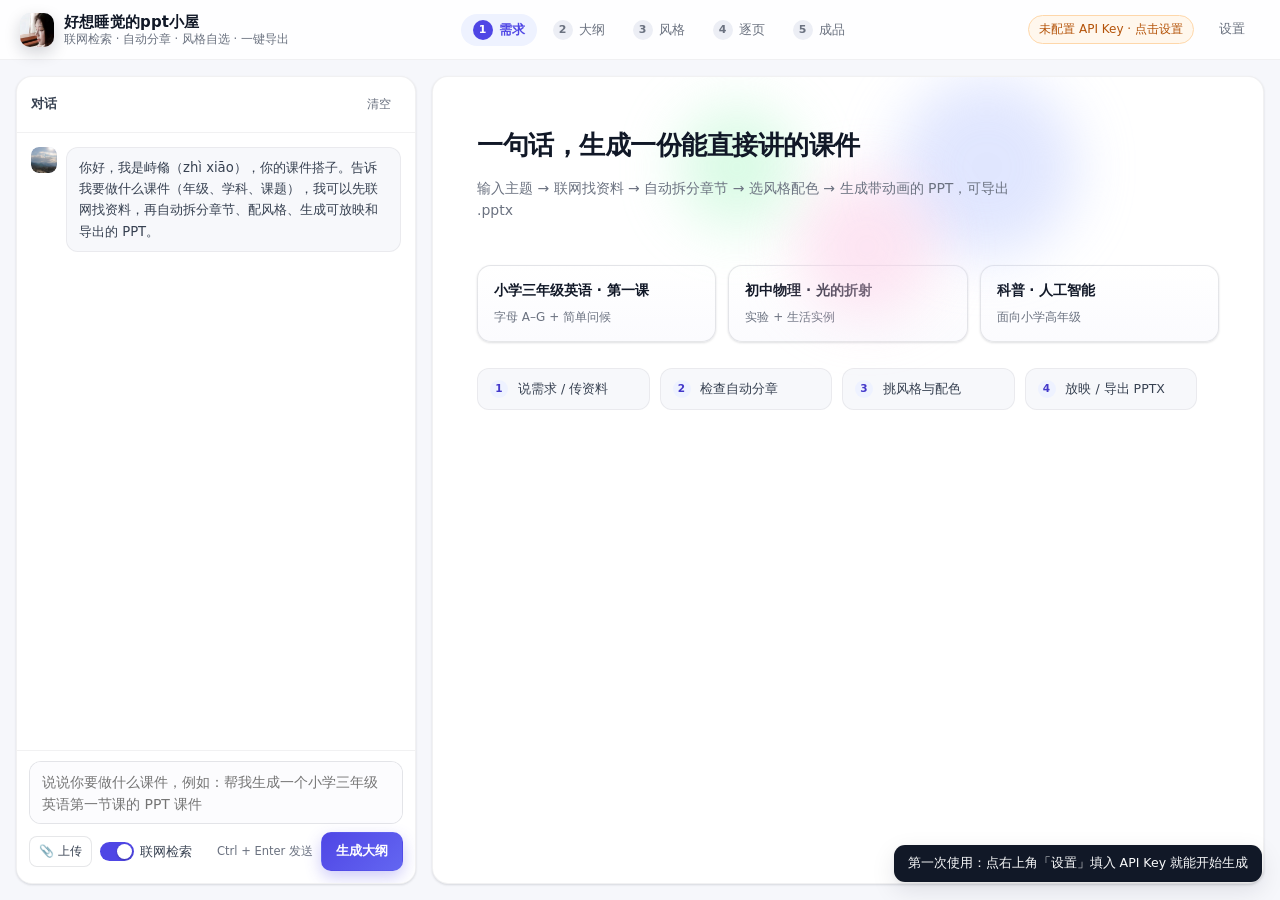
<file: index.html>
<!doctype html>
<html lang="zh-CN">
<head>
<meta charset="utf-8">
<meta name="viewport" content="width=device-width, initial-scale=1">
<meta name="description" content="好想睡觉的ppt小屋 —— 一句话生成高质量 PPT 课件：联网检索、内容分章、风格配色自选、动画放映、一键导出 PPTX">
<title>好想睡觉的ppt小屋 · 一句话生成 PPT 课件</title>
<link rel="icon" type="image/png" href="assets/img/favicon.png">
<link rel="shortcut icon" href="assets/img/favicon.ico">
<meta name="referrer" content="no-referrer">
<meta http-equiv="Content-Security-Policy" content="default-src 'self'; base-uri 'self'; object-src 'none'; form-action 'self'; script-src 'self'; style-src 'self' 'unsafe-inline'; img-src 'self' data: blob: https:; media-src 'self' data: blob:; font-src 'self' data:; connect-src 'self' https:; worker-src 'self' blob:">
<link rel="stylesheet" href="assets/app.css">
<link rel="stylesheet" href="assets/themes.css">
<link rel="stylesheet" href="assets/media.css">
<link rel="stylesheet" href="assets/welcome.css">
<script src="assets/welcome.js"></script>
</head>
<body>

<header class="topbar">
  <div class="brand">
    <div class="brand-logo"><img src="assets/img/avatar-girl-face.jpg" alt="好想睡觉的ppt小屋"></div>
    <div class="brand-text">
      <strong>好想睡觉的ppt小屋</strong>
      <span>联网检索 · 自动分章 · 风格自选 · 一键导出</span>
    </div>
  </div>

  <ol class="steps" id="steps">
    <li data-step="1" class="is-current"><b>1</b><span>需求</span></li>
    <li data-step="2"><b>2</b><span>大纲</span></li>
    <li data-step="3"><b>3</b><span>风格</span></li>
    <li data-step="4"><b>4</b><span>逐页</span></li>
    <li data-step="5"><b>5</b><span>成品</span></li>
  </ol>

  <div class="topbar-right">
    <span class="model-chip" id="model-chip" title="点击设置 API">未配置模型</span>
    <button class="btn ghost" id="btn-settings">设置</button>
  </div>
</header>

<main class="shell">
  <!-- ============ 左：对话 ============ -->
  <section class="chat">
    <div class="chat-head">
      <h2>对话</h2>
      <button class="btn tiny ghost" id="btn-clear">清空</button>
    </div>

    <div class="messages" id="messages"></div>

    <div class="sources" id="sources" hidden>
      <div class="sources-head"><span>联网检索结果</span><button class="btn tiny ghost" id="btn-sources-toggle">收起</button></div>
      <div class="sources-body" id="sources-body"></div>
    </div>

    <div class="composer">
      <div class="attach-strip" id="attach-strip"></div>
      <textarea id="prompt" maxlength="2000" rows="2" placeholder="说说你要做什么课件，例如：帮我生成一个小学三年级英语第一节课的 PPT 课件"></textarea>
      <div class="composer-bar">
        <button class="btn tiny" id="btn-attach" title="上传资料 / 图片 / 视频">📎 上传</button>
        <label class="switch" title="开启后会先联网检索再生成">
          <input type="checkbox" id="opt-search" checked><i></i><span>联网检索</span>
        </label>
        <span class="composer-hint" id="composer-hint">Ctrl + Enter 发送</span>
        <button class="btn primary" id="btn-send">生成大纲</button>
      </div>
    </div>
  </section>

  <!-- ============ 右：工作区 ============ -->
  <section class="stage">

    <!-- 空状态 -->
    <div class="stage-empty" id="stage-empty">
      <div class="empty-art">
        <span class="deco d1"></span><span class="deco d2"></span><span class="deco d3"></span>
        <div class="empty-title">一句话，生成一份能直接讲的课件</div>
        <p>输入主题 → 联网找资料 → 自动拆分章节 → 选风格配色 → 生成带动画的 PPT，可导出 .pptx</p>
      </div>
      <div class="examples" id="examples">
        <button class="example" data-prompt="帮我生成一个小学三年级英语第一节课内容的 PPT，包含字母和简单问候语，适合 40 分钟课堂">
          <b>小学三年级英语 · 第一课</b><span>字母 A–G + 简单问候</span>
        </button>
        <button class="example" data-prompt="帮我做一份初中物理《光的折射》课件，要有实验演示步骤和生活例子，适合 45 分钟课堂">
          <b>初中物理 · 光的折射</b><span>实验 + 生活实例</span>
        </button>
        <button class="example" data-prompt="帮我生成一份《人工智能是什么》的科普 PPT，面向小学高年级学生，要通俗有趣，带互动提问">
          <b>科普 · 人工智能</b><span>面向小学高年级</span>
        </button>
      </div>
      <div class="empty-steps">
        <div><b>1</b> 说需求 / 传资料</div>
        <div><b>2</b> 检查自动分章</div>
        <div><b>3</b> 挑风格与配色</div>
        <div><b>4</b> 放映 / 导出 PPTX</div>
      </div>
    </div>

    <!-- 面板 2：大纲 -->
    <div class="stage-panel" id="panel-outline" hidden>
      <div class="panel-head">
        <div>
          <h2>第 2 步 · 内容结构</h2>
          <p class="muted" id="outline-sub">下面是 AI 拆分出的章节，可以直接改标题、要点、增删页面。</p>
        </div>
        <div class="panel-actions">
          <button class="btn ghost" id="btn-replan">重新规划</button>
          <button class="btn primary" id="btn-to-style">下一步：选风格 →</button>
        </div>
      </div>
      <div class="deck-meta" id="deck-meta"></div>
      <div class="outline-list" id="outline-list"></div>
      <div class="outline-foot">
        <button class="btn ghost" id="btn-add-slide">＋ 添加一页</button>
        <span class="muted" id="outline-count"></span>
      </div>
    </div>

    <!-- 面板 3：风格 -->
    <div class="stage-panel" id="panel-style" hidden>
      <div class="panel-head">
        <div>
          <h2>第 3 步 · 风格与配色</h2>
          <p class="muted">先挑版式风格，再调配色、字体和动画，右侧实时预览。</p>
        </div>
        <div class="panel-actions">
          <button class="btn ghost" id="btn-back-outline">← 回到大纲</button>
          <button class="btn primary" id="btn-to-perpage">下一步：逐页定制 →</button>
        </div>
      </div>

      <div class="style-layout">
        <div class="style-controls">
          <div class="style-block">
            <h3>版式风格</h3>
            <div class="card-row" id="style-cards"></div>
          </div>
          <div class="style-block">
            <h3>配色主题</h3>
            <div class="swatch-row" id="palette-row"></div>
          </div>
          <div class="style-block split">
            <div>
              <h3>字体</h3>
              <div class="chip-row" id="font-row"></div>
            </div>
            <div>
              <h3>动画</h3>
              <div class="chip-row" id="anim-row"></div>
            </div>
          </div>
        </div>
        <div class="style-preview">
          <div class="preview-label">实时预览</div>
          <div class="preview-stage" id="preview-stage"></div>
          <div class="preview-cap" id="preview-cap"></div>
        </div>
      </div>
    </div>

    <!-- 面板 4：逐页定制 -->
    <div class="stage-panel" id="panel-perpage" hidden>
      <div class="panel-head">
        <div>
          <h2>第 4 步 · 逐页定制</h2>
          <p class="muted">想让某几页跳出来？单独给它们换风格、配色、字体或动画；不选则跟随全局。</p>
        </div>
        <div class="panel-actions">
          <button class="btn ghost" id="btn-back-style">← 回到风格</button>
          <button class="btn ghost" id="btn-perpage-reset">全部跟随全局</button>
          <button class="btn primary" id="btn-to-deck">生成演示文稿 →</button>
        </div>
      </div>
      <div class="perpage-bar">
        <span class="muted" id="perpage-info"></span>
        <span class="muted">点缩略图可放大预览</span>
      </div>
      <div class="perpage-list" id="perpage-list"></div>
    </div>

    <!-- 面板 5：成品 -->
    <div class="stage-panel" id="panel-deck" hidden>
      <div class="panel-head">
        <div>
          <h2>第 5 步 · 成品</h2>
          <p class="muted" id="deck-sub">点击任意一页可放大查看；放映时用 ← → 翻页。</p>
        </div>
        <div class="panel-actions">
          <button class="btn ghost" id="btn-back-perpage">← 逐页微调</button>
          <button class="btn" id="btn-present">▶ 全屏放映</button>
          <button class="btn" id="btn-print">打印 / PDF</button>
          <button class="btn primary" id="btn-export-pptx">导出 PPTX</button>
        </div>
      </div>
      <div class="deck-tools">
                <span class="muted" id="deck-info"></span>
      </div>
      <div class="deck-grid" id="deck-grid"></div>
    </div>

  </section>
</main>

<!-- 设置 -->
<dialog class="dlg" id="dlg-settings">
  <form method="dialog" class="dlg-body" id="settings-form">
    <h2>模型设置</h2>
    <p class="muted">本页在浏览器里直接调用 DeepSeek / OpenAI 兼容接口，Key 只保存在你本机浏览器，不会上传到任何服务器。</p>

    <label>接口地址（Base URL）
      <input id="set-baseurl" type="text" placeholder="https://api.deepseek.com/v1" autocomplete="off">
    </label>
    <label>API Key
      <input id="set-apikey" type="password" placeholder="sk-..." autocomplete="off">
        <label class="chk-line"><input type="checkbox" id="set-remember" checked> 在这台电脑记住 Key（取消勾选 = 只在当前标签页有效）</label>
    </label>
    <label class="chk-line chk-block"><input type="checkbox" id="set-reveal" checked> 放映时逐条显示（点一下出现下一块内容）</label>
    <label class="chk-line chk-block"><input type="checkbox" id="set-export-progressive" checked> 导出的 PPTX 按「逐条」拆页（点击逐条出现）</label>
        <label class="chk-line chk-block"><input type="checkbox" id="set-export-pixel" checked> 图片版导出：画面与网页放映完全一致（关掉则导出可编辑文字，但样式会有差异）</label>
    <label>模型
      <input id="set-model" type="text" list="model-list" placeholder="deepseek-chat" autocomplete="off">
      <datalist id="model-list">
        <option value="deepseek-chat"></option>
        <option value="deepseek-reasoner"></option>
        <option value="gpt-4o-mini"></option>
      </datalist>
    </label>
    <label>搜索代理（可选，留空用内置公共代理）
      <input id="set-proxy" type="text" placeholder="https://你的worker地址/?url={url}" autocomplete="off">
    </label>

    <div class="dlg-actions">
      <button class="btn ghost" type="button" id="btn-test">测试连接</button>
      <span class="dlg-status" id="test-status"></span>
      <span class="grow"></span>
      <button class="btn" value="cancel">取消</button>
      <button class="btn primary" id="btn-save-settings" value="default">保存</button>
    </div>
  </form>
</dialog>

<div class="toasts" id="toasts"></div>
<input type="file" id="file-input" multiple hidden>

<!-- 依赖库（本地 vendor 优先，缺失时回退 CDN） -->
<script src="vendor/jszip.min.js"></script>
<script src="vendor/mammoth.browser.min.js"></script>
<script src="vendor/html2canvas.min.js"></script>
<script src="vendor/pptxgen.js"></script>

<script src="assets/presets.js"></script>
<script src="assets/search.js"></script>
<script src="assets/files.js"></script>
<script src="assets/render.js"></script>
<script src="assets/export.js"></script>
<script src="assets/app.js"></script>
</body>
</html>
</file>
<file: assets/app.css>
/* ============================================================
   app.css —— 界面外壳（对话区 / 大纲 / 风格选择 / 成品预览）
   ============================================================ */

:root{
  --bg:#f6f7fb;
  --panel:#ffffff;
  --panel-2:#fbfbfe;
  --ink:#111827;
  --ink-2:#374151;
  --muted:#6b7280;
  --line:rgba(17,24,39,.10);
  --line-soft:rgba(17,24,39,.06);
  --brand:#4f46e5;
  --brand-2:#6366f1;
  --brand-soft:#eef2ff;
  --ok:#059669;
  --warn:#d97706;
  --danger:#dc2626;
  --radius:16px;
  --radius-sm:10px;
  --shadow-sm:0 1px 2px rgba(16,24,40,.06),0 1px 3px rgba(16,24,40,.08);
  --shadow:0 8px 24px rgba(16,24,40,.10),0 2px 6px rgba(16,24,40,.06);
  --shadow-lg:0 24px 60px rgba(16,24,40,.18);
  --font: "Source Han Sans SC","Noto Sans SC","PingFang SC","Microsoft YaHei",system-ui,-apple-system,"Segoe UI",sans-serif;
}

*{box-sizing:border-box}
html,body{height:100%}
body{
  margin:0;background:var(--bg);color:var(--ink);font-family:var(--font);
  font-size:14px;line-height:1.6;-webkit-font-smoothing:antialiased;
}
button,input,textarea,select{font:inherit;color:inherit}
h1,h2,h3,h4,p{margin:0}
.muted{color:var(--muted)}
.grow{flex:1}

/* ---------------- 顶栏 ---------------- */
.topbar{
  height:60px;display:flex;align-items:center;gap:20px;padding:0 20px;
  background:rgba(255,255,255,.86);backdrop-filter:saturate(1.4) blur(10px);
  border-bottom:1px solid var(--line-soft);position:sticky;top:0;z-index:40;
}
.brand{display:flex;align-items:center;gap:10px;min-width:230px}
.brand-logo{
  width:34px;height:34px;border-radius:10px;display:grid;place-items:center;
  background:linear-gradient(135deg,#4f46e5,#7c3aed);color:#fff;font-weight:800;font-size:18px;
  box-shadow:0 6px 14px rgba(79,70,229,.35);
}
.brand-text{display:flex;flex-direction:column;line-height:1.25}
.brand-text strong{font-size:15px;letter-spacing:.2px}
.brand-text span{font-size:11.5px;color:var(--muted)}

.steps{display:flex;align-items:center;gap:4px;list-style:none;margin:0 auto;padding:0}
.steps li{display:flex;align-items:center;gap:6px;padding:6px 12px;border-radius:999px;color:var(--muted);font-size:12.5px}
.steps li b{
  width:20px;height:20px;border-radius:50%;display:grid;place-items:center;font-size:11px;
  background:#eceef5;color:#6b7280;font-weight:700;
}
.steps li.is-current{background:var(--brand-soft);color:var(--brand);font-weight:600}
.steps li.is-current b{background:var(--brand);color:#fff}
.steps li.is-done b{background:var(--ok);color:#fff}
.steps li.is-done{color:var(--ink-2)}

.topbar-right{display:flex;align-items:center;gap:10px;min-width:230px;justify-content:flex-end}
.model-chip{
  font-size:12px;color:var(--muted);background:#f3f4f8;border:1px solid var(--line-soft);
  padding:4px 10px;border-radius:999px;cursor:pointer;max-width:190px;overflow:hidden;text-overflow:ellipsis;white-space:nowrap;
}
.model-chip.is-warn{background:#fff7ed;color:#b45309;border-color:#fed7aa}

/* ---------------- 按钮 ---------------- */
.btn{
  border:1px solid var(--line);background:#fff;color:var(--ink-2);
  padding:8px 14px;border-radius:10px;cursor:pointer;font-size:13px;font-weight:500;
  transition:transform .06s ease,box-shadow .15s ease,background .15s ease,border-color .15s ease;
  white-space:nowrap;
}
.btn:hover{background:#f9fafb;border-color:rgba(17,24,39,.16)}
.btn:active{transform:translateY(1px)}
.btn.primary{background:linear-gradient(135deg,#4f46e5,#6366f1);border-color:transparent;color:#fff;font-weight:600;box-shadow:0 6px 16px rgba(79,70,229,.28)}
.btn.primary:hover{filter:brightness(1.04)}
.btn.ghost{background:transparent;border-color:transparent;color:var(--muted)}
.btn.ghost:hover{background:#f3f4f8;color:var(--ink)}
.btn.tiny{padding:5px 9px;font-size:12px;border-radius:8px}
.btn:disabled{opacity:.55;cursor:not-allowed;box-shadow:none}

/* ---------------- 主布局 ---------------- */
.shell{
  display:grid;grid-template-columns:400px minmax(0,1fr);
  gap:16px;padding:16px;height:calc(100vh - 60px);overflow:hidden;
}

/* ---------------- 对话区 ---------------- */
.chat{
  background:var(--panel);border:1px solid var(--line-soft);border-radius:var(--radius);
  box-shadow:var(--shadow-sm);display:flex;flex-direction:column;min-height:0;overflow:hidden;
}
.chat-head{display:flex;align-items:center;justify-content:space-between;padding:12px 14px;border-bottom:1px solid var(--line-soft)}
.chat-head h2{font-size:13px;font-weight:700;color:var(--ink-2);letter-spacing:.4px;text-transform:uppercase}

.messages{flex:1;overflow-y:auto;padding:14px;display:flex;flex-direction:column;gap:12px;scroll-behavior:smooth}
.msg{display:flex;gap:9px;align-items:flex-start;animation:msg-in .28s ease both}
@keyframes msg-in{from{opacity:0;transform:translateY(6px)}to{opacity:1;transform:none}}
.msg .avatar{
  flex:0 0 26px;width:26px;height:26px;border-radius:8px;display:grid;place-items:center;
  font-size:12px;font-weight:700;background:#eceef5;color:#4b5563;
}
.msg.user .avatar{background:var(--brand);color:#fff}
.msg.ai .avatar{background:linear-gradient(135deg,#0ea5e9,#6366f1);color:#fff}
.msg .bubble{
  background:#f7f8fb;border:1px solid var(--line-soft);border-radius:12px;padding:9px 12px;
  font-size:13.2px;color:var(--ink-2);max-width:100%;overflow-wrap:anywhere;white-space:pre-wrap;
}
.msg.user .bubble{background:var(--brand-soft);border-color:#e0e7ff;color:#312e81}
.msg.ai .bubble b{color:var(--ink)}
.msg .bubble .tag{
  display:inline-block;font-size:11px;padding:1px 6px;border-radius:6px;background:#eef2ff;color:#4338ca;margin-right:6px;
}
.msg .bubble .err{color:var(--danger);font-size:12.5px}
.typing{display:inline-flex;gap:3px;align-items:center}
.typing i{width:6px;height:6px;border-radius:50%;background:#9ca3af;animation:blink 1.1s infinite}
.typing i:nth-child(2){animation-delay:.15s}
.typing i:nth-child(3){animation-delay:.3s}
@keyframes blink{0%,80%,100%{opacity:.25;transform:translateY(0)}40%{opacity:1;transform:translateY(-2px)}}

.attach-strip{display:flex;flex-wrap:wrap;gap:6px}
.attach-strip:empty{display:none}
.attach{
  display:flex;align-items:center;gap:6px;background:#f3f4f8;border:1px solid var(--line-soft);
  border-radius:9px;padding:4px 8px;font-size:12px;color:var(--ink-2);max-width:100%;
}
.attach img{width:26px;height:26px;border-radius:6px;object-fit:cover}
.attach .x{cursor:pointer;color:var(--muted);font-size:13px;padding:0 2px}
.attach .x:hover{color:var(--danger)}

/* 来源 */
.sources{border-top:1px solid var(--line-soft);background:var(--panel-2);max-height:190px;display:flex;flex-direction:column}
.sources-head{display:flex;align-items:center;justify-content:space-between;padding:8px 14px;font-size:12px;color:var(--muted);font-weight:600}
.sources-body{overflow-y:auto;padding:0 14px 10px;display:flex;flex-direction:column;gap:6px}
.source{display:flex;gap:8px;font-size:12px;line-height:1.5}
.source .idx{
  flex:0 0 18px;height:18px;border-radius:5px;background:#eef2ff;color:#4338ca;font-weight:700;
  display:grid;place-items:center;font-size:10.5px;margin-top:1px;
}
.source a{color:#312e81;text-decoration:none;font-weight:600}
.source a:hover{text-decoration:underline}
.source .snip{color:var(--muted);display:block;margin-top:1px}
.sources.is-collapsed .sources-body{display:none}

/* 输入区 */
.composer{border-top:1px solid var(--line-soft);padding:10px 12px 12px;display:flex;flex-direction:column;gap:8px;background:var(--panel)}
.composer textarea{
  width:100%;resize:none;border:1px solid var(--line);border-radius:12px;padding:10px 12px;
  background:#fcfcfe;outline:none;line-height:1.55;max-height:160px;min-height:52px;
}
.composer textarea:focus{border-color:#c7d2fe;box-shadow:0 0 0 3px rgba(99,102,241,.14);background:#fff}
.composer-bar{display:flex;align-items:center;gap:8px;flex-wrap:wrap}
.composer-hint{font-size:11.5px;color:var(--muted);margin-left:auto}

.switch{display:inline-flex;align-items:center;gap:6px;font-size:12.5px;color:var(--ink-2);cursor:pointer;user-select:none}
.switch input{display:none}
.switch i{
  width:34px;height:19px;border-radius:999px;background:#d7dae3;position:relative;transition:background .18s ease;flex:0 0 auto;
}
.switch i::after{
  content:"";position:absolute;top:2px;left:2px;width:15px;height:15px;border-radius:50%;background:#fff;
  box-shadow:0 1px 2px rgba(0,0,0,.25);transition:transform .18s ease;
}
.switch input:checked + i{background:var(--brand)}
.switch input:checked + i::after{transform:translateX(15px)}

/* ---------------- 舞台 ---------------- */
.stage{
  background:var(--panel);border:1px solid var(--line-soft);border-radius:var(--radius);
  box-shadow:var(--shadow-sm);overflow:hidden;display:flex;min-height:0;position:relative;
}
[hidden]{display:none!important}
.stage-empty,.stage-panel{flex:1;min-width:0;display:flex;flex-direction:column;overflow:hidden}
.stage-empty{padding:40px 44px;overflow-y:auto}

.empty-art{position:relative;padding:8px 0 22px;max-width:640px}
.empty-art .deco{position:absolute;border-radius:50%;filter:blur(28px);opacity:.55}
.empty-art .d1{width:180px;height:180px;background:#c7d2fe;top:-40px;right:40px}
.empty-art .d2{width:140px;height:140px;background:#fbcfe8;top:60px;right:180px}
.empty-art .d3{width:120px;height:120px;background:#bbf7d0;top:-10px;right:320px}
.empty-title{position:relative;font-size:26px;font-weight:800;letter-spacing:-.5px;margin-bottom:10px}
.empty-art p{position:relative;color:var(--muted);font-size:14px;max-width:560px}

.examples{display:grid;grid-template-columns:repeat(auto-fill,minmax(220px,1fr));gap:12px;margin:22px 0 26px}
.example{
  text-align:left;border:1px solid var(--line);background:linear-gradient(180deg,#fff,#fbfbfe);
  border-radius:14px;padding:14px 16px;cursor:pointer;transition:.16s ease;box-shadow:var(--shadow-sm);
}
.example:hover{border-color:#c7d2fe;box-shadow:0 10px 24px rgba(79,70,229,.12);transform:translateY(-1px)}
.example b{display:block;font-size:13.5px;margin-bottom:3px}
.example span{font-size:12px;color:var(--muted)}

.empty-steps{display:grid;grid-template-columns:repeat(4,1fr);gap:10px;max-width:720px}
.empty-steps div{
  background:#f7f8fb;border:1px solid var(--line-soft);border-radius:12px;padding:10px 12px;font-size:12.5px;color:var(--ink-2);
}
.empty-steps b{
  display:inline-grid;place-items:center;width:18px;height:18px;border-radius:50%;background:#eef2ff;color:#4338ca;
  font-size:10.5px;margin-right:6px;vertical-align:1px;
}

/* 面板头 */
.panel-head{
  display:flex;align-items:flex-start;justify-content:space-between;gap:16px;
  padding:16px 20px;border-bottom:1px solid var(--line-soft);flex-wrap:wrap;
}
.panel-head h2{font-size:17px;font-weight:750;letter-spacing:-.2px}
.panel-head p{font-size:12.5px;margin-top:3px;max-width:620px}
.panel-actions{display:flex;gap:8px;align-items:center;flex-wrap:wrap}

/* 大纲 */
.deck-meta{padding:10px 20px;display:flex;gap:8px;flex-wrap:wrap;align-items:center;border-bottom:1px solid var(--line-soft);background:var(--panel-2)}
.deck-meta .mtitle{font-weight:700;font-size:13.5px}
.badge{font-size:11.5px;padding:2px 8px;border-radius:999px;background:#eef2ff;color:#4338ca;font-weight:600}
.badge.gray{background:#f3f4f8;color:#4b5563}
.badge.ok{background:#ecfdf5;color:#047857}

.outline-list{flex:1;overflow-y:auto;padding:16px 20px;display:flex;flex-direction:column;gap:10px}
.slide-card{
  border:1px solid var(--line);border-radius:14px;background:#fff;padding:12px 14px;display:flex;gap:12px;
  transition:.15s ease;box-shadow:var(--shadow-sm);
}
.slide-card:hover{border-color:#c7d2fe}
.slide-card .num{
  flex:0 0 30px;height:30px;border-radius:9px;display:grid;place-items:center;
  background:#f3f4f8;color:#4b5563;font-weight:700;font-size:12.5px;
}
.slide-card .body{flex:1;min-width:0;display:flex;flex-direction:column;gap:7px}
.slide-card .row1{display:flex;align-items:center;gap:8px;flex-wrap:wrap}
.slide-card select{
  font-size:11.5px;border:1px solid var(--line-soft);border-radius:7px;padding:2px 6px;background:#f9fafb;color:#4b5563;
}
.slide-card input.title{
  width:100%;border:1px solid transparent;background:transparent;font-size:14px;font-weight:600;padding:3px 4px;border-radius:7px;
}
.slide-card input.title:hover,.slide-card input.title:focus{border-color:var(--line);background:#fcfcfe;outline:none}
.slide-card input.sub{
  width:100%;border:1px solid transparent;background:transparent;font-size:12.5px;color:var(--muted);padding:2px 4px;border-radius:7px;
}
.slide-card input.sub:hover,.slide-card input.sub:focus{border-color:var(--line);background:#fcfcfe;outline:none}
.slide-card textarea{
  width:100%;border:1px solid var(--line-soft);border-radius:9px;padding:7px 9px;font-size:12.5px;line-height:1.55;
  background:#fcfcfe;resize:vertical;min-height:60px;outline:none;
}
.slide-card textarea:focus{border-color:#c7d2fe;background:#fff}
.slide-card .tools{display:flex;flex-direction:column;gap:4px}
.icon-btn{
  width:26px;height:26px;border-radius:8px;border:1px solid transparent;background:transparent;color:var(--muted);
  cursor:pointer;display:grid;place-items:center;font-size:13px;
}
.icon-btn:hover{background:#f3f4f8;color:var(--ink)}
.icon-btn.danger:hover{background:#fef2f2;color:var(--danger)}
.outline-foot{display:flex;align-items:center;gap:12px;padding:12px 20px;border-top:1px solid var(--line-soft);background:var(--panel-2)}

/* 风格 */
.style-layout{flex:1;display:grid;grid-template-columns:minmax(0,1fr) 420px;gap:0;overflow:hidden}
.style-controls{overflow-y:auto;padding:18px 20px;display:flex;flex-direction:column;gap:22px}
.style-block h3{font-size:12.5px;font-weight:700;color:var(--ink-2);margin-bottom:10px;letter-spacing:.3px}
.style-block.split{display:grid;grid-template-columns:1fr 1fr;gap:18px}

.card-row{display:grid;grid-template-columns:repeat(auto-fill,minmax(140px,1fr));gap:10px}
.style-card{
  border:1.5px solid var(--line);border-radius:12px;background:#fff;padding:8px;cursor:pointer;transition:.15s ease;text-align:left;
}
.style-card:hover{border-color:#c7d2fe;transform:translateY(-1px)}
.style-card.is-active{border-color:var(--brand);box-shadow:0 0 0 3px rgba(79,70,229,.14)}
.style-card .mini{
  height:64px;border-radius:8px;margin-bottom:7px;position:relative;overflow:hidden;border:1px solid var(--line-soft);
  display:flex;flex-direction:column;justify-content:flex-end;padding:8px;
}
.style-card .mini i{display:block;height:5px;border-radius:3px;margin-top:3px}
.style-card b{font-size:12.5px;display:block}
.style-card span{font-size:11px;color:var(--muted);display:block;line-height:1.4;margin-top:2px}

.swatch-row{display:flex;flex-wrap:wrap;gap:8px}
.swatch{
  display:flex;align-items:center;gap:7px;border:1.5px solid var(--line);background:#fff;border-radius:999px;
  padding:5px 12px 5px 6px;cursor:pointer;font-size:12px;transition:.15s ease;
}
.swatch:hover{border-color:#c7d2fe}
.swatch.is-active{border-color:var(--brand);box-shadow:0 0 0 3px rgba(79,70,229,.14)}
.swatch .dots{display:flex;gap:2px}
.swatch .dots i{width:12px;height:12px;border-radius:50%;display:block;border:1px solid rgba(0,0,0,.06)}

.chip-row{display:flex;flex-wrap:wrap;gap:7px}
.chip{
  border:1.5px solid var(--line);background:#fff;border-radius:9px;padding:6px 11px;font-size:12px;cursor:pointer;transition:.15s ease;
}
.chip:hover{border-color:#c7d2fe}
.chip.is-active{border-color:var(--brand);color:var(--brand);background:var(--brand-soft);font-weight:600}

.style-preview{border-left:1px solid var(--line-soft);background:var(--panel-2);padding:16px;display:flex;flex-direction:column;gap:10px;overflow:auto}
.preview-label{font-size:12px;color:var(--muted);font-weight:600}
.preview-stage{
  width:100%;aspect-ratio:16/9;border-radius:12px;overflow:hidden;border:1px solid var(--line);
  box-shadow:var(--shadow);background:#fff;position:relative;
}
.preview-cap{font-size:12px;color:var(--muted)}

/* 成品 */
.deck-tools{display:flex;align-items:center;gap:12px;padding:10px 20px;border-bottom:1px solid var(--line-soft);background:var(--panel-2)}
.deck-grid{
  flex:1;overflow-y:auto;padding:18px 20px;display:grid;gap:14px;
  grid-template-columns:repeat(auto-fill,minmax(260px,1fr));align-content:start;
}
.thumb-card{border:1px solid var(--line);border-radius:12px;overflow:hidden;background:#fff;cursor:pointer;transition:.15s ease;box-shadow:var(--shadow-sm)}
.thumb-card:hover{border-color:#c7d2fe;transform:translateY(-1px);box-shadow:var(--shadow)}
.thumb-card .frame{aspect-ratio:16/9;overflow:hidden;position:relative}
.thumb-card .cap{display:flex;align-items:center;gap:6px;padding:7px 9px;font-size:11.5px;color:var(--muted);border-top:1px solid var(--line-soft)}
.thumb-card .cap b{color:var(--ink-2);font-weight:600;overflow:hidden;text-overflow:ellipsis;white-space:nowrap}

/* 大图查看 */
.lightbox{position:fixed;inset:0;background:rgba(12,14,20,.82);z-index:9000;display:flex;flex-direction:column;align-items:center;justify-content:center;gap:12px;padding:24px}
.lightbox .stage-wrap{width:min(92vw,1280px);aspect-ratio:16/9;border-radius:14px;overflow:hidden;box-shadow:var(--shadow-lg);background:#fff}
.lightbox .lb-bar{display:flex;gap:10px;align-items:center;color:#e5e7eb;font-size:13px}
.lightbox .btn{background:rgba(255,255,255,.14);border-color:rgba(255,255,255,.22);color:#fff}
.lightbox .btn:hover{background:rgba(255,255,255,.22)}

/* 设置弹窗 */
.dlg{border:none;border-radius:18px;padding:0;box-shadow:var(--shadow-lg);max-width:520px;width:calc(100vw - 32px)}
.dlg::backdrop{background:rgba(12,14,20,.45);backdrop-filter:blur(2px)}
.dlg-body{padding:22px 24px;display:flex;flex-direction:column;gap:14px}
.dlg-body h2{font-size:18px;font-weight:750}
.dlg-body label{display:flex;flex-direction:column;gap:5px;font-size:12.5px;color:var(--ink-2);font-weight:600}
.dlg-body input{
  border:1px solid var(--line);border-radius:10px;padding:9px 11px;font-size:13px;background:#fcfcfe;outline:none;font-weight:400;
}
.dlg-body input:focus{border-color:#c7d2fe;box-shadow:0 0 0 3px rgba(99,102,241,.14);background:#fff}
.dlg-actions{display:flex;align-items:center;gap:10px;margin-top:4px}
.dlg-status{font-size:12px}
.dlg-status.ok{color:var(--ok)}
.dlg-status.err{color:var(--danger)}

/* Toast */
.toasts{position:fixed;right:18px;bottom:18px;display:flex;flex-direction:column;gap:8px;z-index:9500}
.toast{
  background:#111827;color:#f9fafb;border-radius:11px;padding:9px 14px;font-size:12.5px;box-shadow:var(--shadow);
  animation:toast-in .22s ease both;max-width:380px;line-height:1.5;
}
.toast.ok{background:#065f46}
.toast.err{background:#991b1b}
@keyframes toast-in{from{opacity:0;transform:translateY(8px)}to{opacity:1;transform:none}}

/* 滚动条 */
::-webkit-scrollbar{width:10px;height:10px}
::-webkit-scrollbar-thumb{background:#d9dce4;border-radius:999px;border:3px solid transparent;background-clip:content-box}
::-webkit-scrollbar-thumb:hover{background:#c3c8d4;background-clip:content-box}
::-webkit-scrollbar-track{background:transparent}

/* 响应式 */
@media (max-width:1100px){
  .shell{grid-template-columns:1fr;height:auto;overflow:visible}
  .chat{height:52vh;min-height:380px}
  .stage{min-height:60vh}
  .style-layout{grid-template-columns:1fr}
  .style-preview{border-left:none;border-top:1px solid var(--line-soft)}
  .steps{display:none}
}
@media (max-width:640px){
  .topbar{padding:0 12px;gap:10px}
  .brand-text span{display:none}
  .brand{min-width:0}
  .topbar-right{min-width:0}
  .shell{padding:10px;gap:10px}
  .stage-empty{padding:24px 18px}
  .empty-title{font-size:21px}
  .empty-steps{grid-template-columns:1fr 1fr}
  .panel-head{padding:14px}
  .panel-actions{width:100%}
  .outline-list,.deck-grid,.style-controls{padding:14px}
  .style-block.split{grid-template-columns:1fr}
  .composer-hint{display:none}
}

/* ===== 品牌与头像改成照片（2026-11-09） ===== */
.brand-logo{
  overflow:hidden;padding:0;display:block;flex:0 0 34px;
  background:#eceef5;box-shadow:0 6px 16px rgba(17,24,39,.18);
}
.brand-logo img{width:100%;height:100%;object-fit:cover;display:block}
.brand-text strong{font-size:15px;letter-spacing:.2px}

.msg .avatar{overflow:hidden;padding:0;background:#eceef5}
.msg .avatar img{width:100%;height:100%;object-fit:cover;display:block;border-radius:inherit}
.msg.user .avatar,.msg.ai .avatar{background:#eceef5}
/* ===== 品牌名（较长）在窄屏不折行、不挤爆顶栏 ===== */
.brand-text strong{white-space:nowrap}
@media (max-width:760px){
  .brand{min-width:0;flex:1 1 auto;overflow:hidden}
  .brand-text{min-width:0;overflow:hidden}
  .brand-text strong{font-size:13.5px;overflow:hidden;text-overflow:ellipsis;display:block}
  .topbar-right{gap:8px}
  #model-chip{max-width:130px;overflow:hidden;text-overflow:ellipsis;white-space:nowrap}
}
/* ===== 安全选项：勾选行 ===== */
.chk-line{display:flex;align-items:center;gap:8px;margin-top:8px;font-size:12.5px;color:var(--muted);cursor:pointer;user-select:none}
.chk-line input{width:15px;height:15px;accent-color:var(--brand);cursor:pointer}
/* ===== 第 4 步：逐页定制 ===== */
.perpage-bar{display:flex;justify-content:space-between;align-items:center;gap:12px;padding:2px 2px 10px;font-size:12.5px;flex-wrap:wrap}
.perpage-list{display:flex;flex-direction:column;gap:10px;padding-bottom:8px}
.pp-row{display:grid;grid-template-columns:200px minmax(0,1fr) 320px;gap:14px;align-items:center;
  background:#fff;border:1px solid var(--line-soft);border-radius:14px;padding:10px 12px;transition:border-color .2s,box-shadow .2s}
.pp-row.is-custom{border-color:#c7d2fe;box-shadow:0 0 0 3px rgba(99,102,241,.08)}
.pp-thumb{width:200px;aspect-ratio:16/9;border-radius:10px;overflow:hidden;background:#f3f4f8;
  border:1px solid var(--line-soft);cursor:zoom-in;position:relative}
.pp-thumb .pp-thumb-host{width:100%;height:100%}
.pp-meta{display:flex;flex-direction:column;gap:5px;min-width:0;font-size:13.5px}
.pp-meta b{overflow:hidden;text-overflow:ellipsis;white-space:nowrap}
.pp-meta span{color:var(--muted);font-size:12px}
.pp-tag{font-style:normal;font-size:11px;color:#4f46e5;background:#eef2ff;border-radius:999px;
  padding:1px 8px;align-self:flex-start}
.pp-ctrls{display:grid;grid-template-columns:repeat(2,minmax(0,1fr));gap:8px}
.pp-ctrl{display:flex;flex-direction:column;gap:4px;font-size:11.5px;color:var(--muted);min-width:0}
.pp-ctrl select{width:100%;font-size:12.5px;padding:6px 8px;border-radius:8px;border:1px solid var(--line);
  background:#fff;color:var(--ink);font-family:inherit}
.pp-ctrl select:focus{outline:2px solid rgba(79,70,229,.25);outline-offset:1px}
@media(max-width:980px){
  .pp-row{grid-template-columns:1fr;align-items:start}
  .pp-thumb{width:100%;max-width:340px}
}
@media(max-width:560px){
  .pp-ctrls{grid-template-columns:1fr}
}
/* ===== 大纲卡片：配图槽位 + 讲稿输入 ===== */
.img-slot{display:grid;grid-template-columns:auto auto minmax(0,1.4fr) minmax(0,1fr) auto;
  gap:8px;align-items:center;margin-top:8px;padding:8px;border:1px dashed var(--line);
  border-radius:10px;background:#fbfbfd}
.img-slot.has{border-style:solid;border-color:#c7d2fe;background:#f7f8ff}
.img-label{font-size:11.5px;color:var(--muted);font-weight:600}
.img-slot .mini-btn{font-size:12px;padding:5px 10px;border-radius:8px;border:1px solid var(--line);
  background:#fff;color:var(--ink-2);cursor:pointer;white-space:nowrap}
.img-slot .mini-btn:hover{border-color:#a5b4fc;color:#4338ca}
.img-slot .img-url,.img-slot .img-cap,.notes-in{font-size:12.5px;padding:6px 9px;border-radius:8px;
  border:1px solid var(--line);background:#fff;color:var(--ink);min-width:0;width:100%}
.img-slot .img-cap{font-size:12px}
.notes-in{margin-top:8px;color:var(--ink-2)}
.notes-in::placeholder,.img-slot input::placeholder{color:#a3a9b9}
@media(max-width:760px){
  .img-slot{grid-template-columns:1fr 1fr}
  .img-slot .img-url{grid-column:1 / -1}
  .img-slot .img-cap{grid-column:1 / -1}
}
/* ===== 课后思考 / 素材（视频·音频）/ 逐条呈现 ===== */
.hw-in{
  width:100%;margin-top:8px;padding:9px 12px;border-radius:10px;
  border:1px dashed color-mix(in srgb, var(--accent, #7c3aed) 45%, var(--line-soft, #e5e7eb));
  background:color-mix(in srgb, var(--accent, #7c3aed) 5%, #fff);
  font-size:13px;color:var(--ink-2, #374151);
}
.hw-in::placeholder{color:#9aa3b2}

.s-homework{
  position:absolute;left:64px;right:64px;bottom:52px;
  display:flex;align-items:flex-start;gap:10px;
  padding:10px 16px;border-radius:12px;
  background:color-mix(in srgb, var(--accent) 12%, var(--surface));
  border-left:4px solid var(--accent);
  font-size:calc(15px * var(--pp-scale, 1));
  line-height:1.5;color:var(--text);
}
.s-homework .hw-label{
  flex:0 0 auto;font-weight:700;color:var(--accent);
  letter-spacing:.04em;white-space:nowrap;
}
.s-homework .hw-text{opacity:.92}
.s-end .s-homework,.slide-cover .s-homework{display:none}

.image-media{max-width:100%;max-height:100%;border-radius:12px;display:block;background:#000}
.media-audio{display:flex;align-items:center;gap:14px;width:100%;padding:18px;
  border-radius:14px;background:color-mix(in srgb, var(--accent) 10%, var(--surface));
  border:1px solid color-mix(in srgb, var(--accent) 30%, transparent);}
.media-audio .audio-badge{width:52px;height:52px;flex:0 0 52px;border-radius:50%;
  display:grid;place-items:center;font-size:24px;color:#fff;
  background:linear-gradient(135deg,var(--primary),var(--accent));}
.media-audio .media-audio-el{flex:1 1 auto;min-width:0}

/* 逐条呈现：默认隐藏，点一下出现一条 */
.pp-reveal .pp-slide-item .rv{
  opacity:0;
  transform:translateY(14px);
  transition:opacity .38s ease, transform .38s cubic-bezier(.2,.7,.3,1);
  will-change:opacity, transform;
}
.pp-reveal .pp-slide-item .rv.is-shown{opacity:1;transform:none}
.pp-steplabel{
  display:inline-block;margin-left:6px;padding:0 6px;border-radius:6px;
  font-size:11px;font-style:normal;letter-spacing:.02em;line-height:20px;
  color:rgba(255,255,255,.78);background:rgba(255,255,255,.14);vertical-align:1px;
}
.chk-block{display:flex;gap:8px;align-items:center;margin:2px 0 10px;font-size:12.5px;color:var(--muted);cursor:pointer}
/* 第 4 步行内快捷操作 */
.pp-quick{display:flex;gap:6px;margin-top:8px;flex-wrap:wrap}
.pp-quick .mini-btn{font-size:11.5px;padding:3px 9px;border-radius:7px}
/* 第 4 步：列表独立滚动（修「只能看到前 5 页、滚不动」） */
#panel-perpage{min-height:0}
#panel-perpage .perpage-bar{flex:0 0 auto}
.perpage-list{
  flex:1 1 auto;min-height:0;overflow-y:auto;overflow-x:hidden;
  padding:0 4px 10px 0;scrollbar-width:thin;
}
.perpage-list::-webkit-scrollbar{width:10px}
.perpage-list::-webkit-scrollbar-thumb{background:#d5d8e3;border-radius:8px}
.perpage-list::-webkit-scrollbar-thumb:hover{background:#c3c7d6}
/* ---- 放映提示：等待点击时轻微呼吸 ---- */
.pp-presenter .pp-hint b{color:#fff;font-weight:700}
.pp-presenter .pp-hint.is-waiting{color:#fff}
.pp-presenter .pp-hint.is-waiting b{animation:pp-pulse 1.5s ease-in-out infinite}
.pp-presenter .pp-steplabel.is-waiting{color:#fff;animation:pp-pulse 1.5s ease-in-out infinite}
@keyframes pp-pulse{0%,100%{opacity:1}50%{opacity:.45}}
@media (prefers-reduced-motion: reduce){
  .pp-presenter .pp-hint.is-waiting b,.pp-presenter .pp-steplabel.is-waiting{animation:none}
}
</file>
<file: assets/themes.css>
/* =========================================================================
   themes.css — 幻灯片渲染引擎样式
   舞台固定 1280×720，所有颜色/字体通过 --pp-* 变量注入（见 render.js）
   ========================================================================= */

/* ---------------------------------------------------------------- 基础 */

/* 默认主题兜底：只挂在宿主元素上。
   applyVars() 会在同一元素上写内联 --pp-*，内联样式优先于这里的声明；
   若把这些默认值写在 .slide 上，会反过来覆盖掉宿主继承下来的主题变量。 */
.pp-deck-host,
.pp-thumb-host,
.pp-presenter {
  --pp-bg: #ffffff;
  --pp-surface: #f4f6fa;
  --pp-text: #0f172a;
  --pp-muted: #64748b;
  --pp-primary: #2563eb;
  --pp-accent: #f59e0b;
  --pp-line: rgba(15, 23, 42, 0.12);
  --pp-line-strong: rgba(15, 23, 42, 0.24);
  --pp-primary-soft: rgba(37, 99, 235, 0.13);
  --pp-primary-soft-2: rgba(37, 99, 235, 0.22);
  --pp-accent-soft: rgba(245, 158, 11, 0.14);
  --pp-shadow: rgba(3, 7, 18, 0.18);
  --pp-glow: rgba(37, 99, 235, 0.34);
  --pp-on-primary: #ffffff;
  --pp-font-heading: "Source Han Sans SC", "Noto Sans SC", "PingFang SC", "Microsoft YaHei", sans-serif;
  --pp-font-body: "Source Han Sans SC", "Noto Sans SC", "PingFang SC", "Microsoft YaHei", sans-serif;
  --pp-serif: "Source Han Serif SC", "Noto Serif SC", "Songti SC", "SimSun", serif;
}

.slide {
  position: relative;
  width: 1280px;
  height: 720px;
  flex: none;
  overflow: hidden;
  background: var(--pp-bg);
  color: var(--pp-text);
  font-family: var(--pp-font-body);
  font-size: 18px;
  line-height: 1.6;
  letter-spacing: 0;
  font-synthesis: none;
  -webkit-font-smoothing: antialiased;
  -moz-osx-font-smoothing: grayscale;
  text-rendering: optimizeLegibility;
  isolation: isolate;
}

.slide *,
.slide *::before,
.slide *::after { box-sizing: border-box; }

.slide h1,
.slide h2,
.slide h3,
.slide h4,
.slide p,
.slide ul,
.slide ol,
.slide li,
.slide figure,
.slide figcaption,
.slide blockquote { margin: 0; padding: 0; }

.slide ul,
.slide ol { list-style: none; }

.slide img { max-width: 100%; }
.slide svg { display: block; }

/* 背景与装饰层 */
.slide .s-bg {
  position: absolute;
  inset: 0;
  z-index: 0;
  pointer-events: none;
  background: var(--pp-bg);
}

.slide .s-deco {
  position: absolute;
  inset: 0;
  z-index: 1;
  overflow: hidden;
  pointer-events: none;
}

.slide .s-deco > i { position: absolute; display: none; }

.slide .s-deco .d-num {
  position: absolute;
  display: none;
  font-family: var(--pp-font-heading);
  font-weight: 800;
  line-height: 0.8;
  letter-spacing: -0.07em;
  color: var(--pp-text);
  opacity: 0.04;
  pointer-events: none;
  user-select: none;
}

/* 内容容器 */
.slide .s-inner {
  position: relative;
  z-index: 2;
  display: flex;
  flex-direction: column;
  height: 100%;
  min-height: 0;
  padding: 54px 84px 52px;
}

/* 右上角风格装饰 */
.slide .s-mark {
  position: absolute;
  top: 30px;
  right: 38px;
  z-index: 4;
  display: flex;
  align-items: center;
  gap: 6px;
  height: 24px;
  pointer-events: none;
}

.slide .s-mark i {
  display: block;
  flex: none;
  width: 18px;
  height: 1px;
  background: var(--pp-muted);
}

/* 页码 */
.slide .s-page {
  position: absolute;
  right: 42px;
  bottom: 24px;
  z-index: 4;
  display: flex;
  align-items: baseline;
  gap: 5px;
  font-family: var(--pp-font-body);
  font-size: 13px;
  font-weight: 700;
  letter-spacing: 0.08em;
  color: var(--pp-muted);
  opacity: 0.85;
  font-variant-numeric: tabular-nums;
  pointer-events: none;
}

.slide .s-page span { font-size: 10px; font-weight: 500; opacity: 0.8; letter-spacing: 0.04em; }
.slide-cover .s-page,
.slide-end .s-page { display: none; }

/* ---------------------------------------------------------------- 通用文字 */
.slide .s-head {
  display: flex;
  flex: none;
  flex-direction: column;
  gap: 10px;
  min-height: 0;
  margin-bottom: 26px;
}

.slide .s-kicker {
  display: flex;
  align-items: center;
  gap: 12px;
  font-size: 11px;
  font-weight: 600;
  line-height: 1.2;
  letter-spacing: 0.22em;
  text-transform: uppercase;
  color: var(--pp-muted);
}

.slide .s-kicker .k-en { font-weight: 800; color: var(--pp-primary); letter-spacing: 0.24em; }

.slide .s-kicker .k-cn {
  padding-left: 12px;
  border-left: 1px solid var(--pp-line-strong);
  font-size: 11px;
  letter-spacing: 0.14em;
  color: var(--pp-muted);
}

.slide .s-title {
  font-family: var(--pp-font-heading);
  font-size: 40px;
  font-weight: 700;
  line-height: 1.2;
  letter-spacing: -0.015em;
  color: var(--pp-text);
  word-break: break-word;
  overflow-wrap: anywhere;
  display: -webkit-box;
  -webkit-box-orient: vertical;
  -webkit-line-clamp: 2;
  overflow: hidden;
}

.slide .s-title.is-sm { font-size: 34px; }
.slide .s-title.is-xs { font-size: 29px; letter-spacing: 0; }

.slide .s-sub {
  max-width: 920px;
  font-size: 16px;
  line-height: 1.5;
  color: var(--pp-muted);
  display: -webkit-box;
  -webkit-box-orient: vertical;
  -webkit-line-clamp: 2;
  overflow: hidden;
}

/* ---------------------------------------------------------------- 封面 */
.slide .s-inner.cover {
  justify-content: space-between;
  padding-top: 58px;
  padding-bottom: 54px;
}

.slide .cover-top {
  display: flex;
  flex: none;
  align-items: center;
  justify-content: space-between;
  gap: 24px;
  font-size: 11px;
  letter-spacing: 0.22em;
  text-transform: uppercase;
  color: var(--pp-muted);
}

.slide .cover-kicker {
  display: inline-flex;
  align-items: center;
  gap: 13px;
  font-weight: 700;
  letter-spacing: 0.16em;
  color: var(--pp-text);
}

.slide .ck-line {
  display: block;
  width: 38px;
  height: 1px;
  background: var(--pp-accent);
}

.slide .cover-label {
  font-size: 10px;
  letter-spacing: 0.3em;
  color: var(--pp-muted);
  opacity: 0.8;
}

.slide .cover-main {
  display: flex;
  flex: 1;
  min-height: 0;
  flex-direction: column;
  justify-content: center;
  max-width: 1010px;
}

.slide .cover-title {
  font-family: var(--pp-font-heading);
  font-size: 84px;
  font-weight: 750;
  line-height: 1.12;
  letter-spacing: -0.025em;
  color: var(--pp-text);
  word-break: break-word;
  overflow-wrap: anywhere;
  display: -webkit-box;
  -webkit-box-orient: vertical;
  -webkit-line-clamp: 3;
  overflow: hidden;
}

.slide .cover-title.is-lg { font-size: 88px; }
.slide .cover-title.is-md { font-size: 76px; }
.slide .cover-title.is-sm { font-size: 64px; }
.slide .cover-title.is-xs { font-size: 52px; letter-spacing: -0.01em; }

.slide .cover-sub {
  max-width: 840px;
  margin-top: 22px;
  font-size: 22px;
  line-height: 1.5;
  color: var(--pp-muted);
  display: -webkit-box;
  -webkit-box-orient: vertical;
  -webkit-line-clamp: 2;
  overflow: hidden;
}

.slide .cover-foot {
  display: flex;
  flex: none;
  align-items: center;
  gap: 28px;
  max-width: 1010px;
}

.slide .cover-rule { flex: 1 1 auto; height: 1px; background: var(--pp-line-strong); }

.slide .cover-meta { display: flex; flex: none; flex-wrap: wrap; gap: 10px; }

.slide .meta-chip {
  display: inline-flex;
  align-items: center;
  gap: 5px;
  padding: 7px 13px;
  border: 1px solid var(--pp-line);
  border-radius: 999px;
  font-size: 12px;
  letter-spacing: 0.04em;
  color: var(--pp-muted);
  white-space: nowrap;
}

.slide .meta-chip b { font-weight: 800; color: var(--pp-text); }

.slide .cover-serial {
  position: absolute;
  top: 50%;
  right: 84px;
  z-index: 1;
  display: none;
  flex-direction: column;
  align-items: flex-end;
  gap: 6px;
  transform: translateY(-50%);
  pointer-events: none;
}

.slide .cover-serial .cs-num {
  font-family: var(--pp-font-heading);
  font-size: 82px;
  font-weight: 800;
  line-height: 1;
  letter-spacing: -0.05em;
  color: var(--pp-text);
  opacity: 0.14;
  font-variant-numeric: tabular-nums;
}

.slide .cover-serial .cs-txt {
  font-size: 10px;
  letter-spacing: 0.3em;
  text-transform: uppercase;
  color: var(--pp-muted);
}

/* ---------------------------------------------------------------- 章节页 */
.slide .s-inner.section {
  flex-direction: row;
  align-items: center;
  gap: 56px;
  padding: 0 96px;
}

.slide .section-num {
  display: flex;
  flex: none;
  flex-direction: column;
  align-items: flex-start;
  gap: 4px;
  color: var(--pp-primary);
}

.slide .section-num b {
  font-family: var(--pp-font-heading);
  font-size: 152px;
  font-weight: 800;
  line-height: 0.86;
  letter-spacing: -0.06em;
  color: var(--pp-primary);
  opacity: 0.9;
  font-variant-numeric: tabular-nums;
}

.slide .section-num span {
  margin-left: 10px;
  font-size: 10px;
  letter-spacing: 0.34em;
  text-transform: uppercase;
  color: var(--pp-muted);
}

.slide .section-body {
  display: flex;
  flex: 1;
  min-width: 0;
  flex-direction: column;
  gap: 14px;
  max-width: 760px;
}

.slide .section-title {
  font-family: var(--pp-font-heading);
  font-size: 58px;
  font-weight: 750;
  line-height: 1.15;
  letter-spacing: -0.02em;
  color: var(--pp-text);
  word-break: break-word;
  overflow-wrap: anywhere;
  display: -webkit-box;
  -webkit-box-orient: vertical;
  -webkit-line-clamp: 2;
  overflow: hidden;
}

.slide .section-title.is-sm { font-size: 48px; }
.slide .section-title.is-xs { font-size: 40px; letter-spacing: -0.01em; }

.slide .section-sub {
  font-size: 20px;
  line-height: 1.6;
  color: var(--pp-muted);
  display: -webkit-box;
  -webkit-box-orient: vertical;
  -webkit-line-clamp: 2;
  overflow: hidden;
}

.slide .section-side {
  position: absolute;
  right: 96px;
  bottom: 88px;
  display: flex;
  align-items: flex-end;
  gap: 8px;
}

.slide .section-side i { display: block; width: 1px; height: 34px; background: var(--pp-line-strong); }
.slide .section-side i:nth-child(2) { height: 20px; background: var(--pp-accent); }
.slide .section-side i:nth-child(3) { height: 48px; }

/* ---------------------------------------------------------------- 要点页 */
.slide .bullets {
  display: flex;
  flex: 1;
  min-height: 0;
  flex-direction: column;
  justify-content: center;
  gap: 16px;
  overflow: hidden;
}

.slide .bullets li {
  display: flex;
  align-items: flex-start;
  gap: 18px;
  min-width: 0;
}

.slide .b-badge {
  display: grid;
  flex: none;
  place-items: center;
  width: 46px;
  height: 46px;
  margin-top: 1px;
  border: 1px solid var(--pp-primary-soft-2);
  border-radius: 13px;
  background: var(--pp-primary-soft);
  color: var(--pp-primary);
}

.slide .b-badge svg {
  width: 22px;
  height: 22px;
  fill: none;
  stroke: currentColor;
  stroke-width: 1.7;
  stroke-linecap: round;
  stroke-linejoin: round;
}

.slide .b-text {
  flex: 1;
  min-width: 0;
  font-weight: 500;
  color: var(--pp-text);
  word-break: break-word;
  overflow-wrap: anywhere;
  display: -webkit-box;
  -webkit-box-orient: vertical;
  -webkit-line-clamp: 2;
  overflow: hidden;
}

.slide .bullets.sz-l { gap: 22px; }
.slide .bullets.sz-l .b-text { font-size: 30px; line-height: 1.42; }
.slide .bullets.sz-l .b-badge { width: 56px; height: 56px; border-radius: 16px; }
.slide .bullets.sz-l .b-badge svg { width: 26px; height: 26px; }

.slide .bullets.sz-m { gap: 18px; }
.slide .bullets.sz-m .b-text { font-size: 26px; line-height: 1.45; }
.slide .bullets.sz-m .b-badge { width: 50px; height: 50px; border-radius: 14px; }
.slide .bullets.sz-m .b-badge svg { width: 24px; height: 24px; }

.slide .bullets.sz-s { gap: 13px; }
.slide .bullets.sz-s .b-text { font-size: 22px; line-height: 1.45; }
.slide .bullets.sz-s .b-badge { width: 44px; height: 44px; border-radius: 12px; }

.slide .bullets.sz-xs { gap: 11px; }
.slide .bullets.sz-xs .b-text { font-size: 18px; line-height: 1.45; }
.slide .bullets.sz-xs .b-badge { width: 38px; height: 38px; border-radius: 10px; }
.slide .bullets.sz-xs .b-badge svg { width: 19px; height: 19px; }

.slide .bullets.sz-xxs { gap: 9px; }
.slide .bullets.sz-xxs .b-text { font-size: 15.5px; line-height: 1.45; }
.slide .bullets.sz-xxs .b-badge { width: 32px; height: 32px; border-radius: 9px; }
.slide .bullets.sz-xxs .b-badge svg { width: 16px; height: 16px; }

.slide .bullets.cols-2 {
  display: grid;
  grid-template-columns: 1fr 1fr;
  grid-auto-flow: column;
  grid-template-rows: repeat(var(--rows, 6), minmax(0, auto));
  align-content: center;
  column-gap: 44px;
  row-gap: 15px;
}

.slide .bullets.cols-2 .b-text { -webkit-line-clamp: 2; }

.slide .bullets-more {
  flex: none;
  margin-top: 12px;
  font-size: 12px;
  letter-spacing: 0.08em;
  color: var(--pp-muted);
  opacity: 0.85;
}

/* ---------------------------------------------------------------- 两栏对比 */
.slide .cols {
  position: relative;
  display: grid;
  flex: 1;
  min-height: 0;
  grid-template-columns: 1fr 1fr;
  gap: 30px;
  align-items: stretch;
}

.slide .col {
  position: relative;
  display: flex;
  min-width: 0;
  min-height: 0;
  flex-direction: column;
  padding: 24px 26px;
  border: 1px solid var(--pp-line);
  border-radius: 18px;
  background: var(--pp-surface);
  overflow: hidden;
}

.slide .col-head {
  display: flex;
  flex: none;
  align-items: center;
  gap: 12px;
  margin-bottom: 10px;
}

.slide .col-badge {
  display: grid;
  flex: none;
  place-items: center;
  width: 34px;
  height: 34px;
  border-radius: 9px;
  background: var(--pp-primary);
  color: var(--pp-on-primary);
  font-size: 14px;
  font-weight: 800;
  letter-spacing: 0.02em;
}

.slide .col-b .col-badge { background: var(--pp-accent); }

.slide .col-head h3 {
  min-width: 0;
  font-family: var(--pp-font-heading);
  font-size: 23px;
  font-weight: 700;
  line-height: 1.3;
  color: var(--pp-text);
  display: -webkit-box;
  -webkit-box-orient: vertical;
  -webkit-line-clamp: 2;
  overflow: hidden;
}

.slide .col-sub {
  flex: none;
  margin-bottom: 9px;
  font-size: 14px;
  line-height: 1.5;
  color: var(--pp-muted);
  display: -webkit-box;
  -webkit-box-orient: vertical;
  -webkit-line-clamp: 2;
  overflow: hidden;
}

.slide .col-list {
  display: flex;
  min-height: 0;
  flex-direction: column;
  gap: 11px;
  overflow: hidden;
}

.slide .col-list li {
  display: flex;
  align-items: flex-start;
  gap: 10px;
  min-width: 0;
  font-size: 18px;
  line-height: 1.5;
  color: var(--pp-text);
}

.slide .col-list li > span:last-child {
  flex: 1;
  min-width: 0;
  word-break: break-word;
  overflow-wrap: anywhere;
  display: -webkit-box;
  -webkit-box-orient: vertical;
  -webkit-line-clamp: 2;
  overflow: hidden;
}

.slide .dot {
  flex: none;
  width: 5px;
  height: 5px;
  margin-top: 0.62em;
  border-radius: 50%;
  background: var(--pp-primary);
}

.slide .col-b .dot { background: var(--pp-accent); }

.slide .col-list.is-dense { gap: 8px; }
.slide .col-list.is-dense li { font-size: 15.5px; line-height: 1.45; }

.slide .col-vs {
  position: absolute;
  top: calc(50% - 28px);
  left: calc(50% - 28px);
  z-index: 3;
  display: grid;
  place-items: center;
  width: 56px;
  height: 56px;
  border: 1px solid var(--pp-line-strong);
  border-radius: 50%;
  background: var(--pp-bg);
  color: var(--pp-primary);
  font-family: var(--pp-font-body);
  font-size: 13px;
  font-weight: 800;
  letter-spacing: 0.06em;
  box-shadow: 0 8px 26px -14px var(--pp-shadow);
}

/* ---------------------------------------------------------------- 图文页 */
.slide .image-layout {
  display: grid;
  flex: 1;
  min-height: 0;
  grid-template-columns: 0.92fr 1.08fr;
  gap: 46px;
  align-items: stretch;
  overflow: hidden;
}

.slide .image-text {
  display: flex;
  min-width: 0;
  min-height: 0;
  flex-direction: column;
  justify-content: center;
}

.slide .image-text .s-head { margin-bottom: 16px; }

.slide .image-caption {
  margin: 2px 0 14px;
  padding-left: 14px;
  border-left: 2px solid var(--pp-accent);
  font-size: 14px;
  line-height: 1.55;
  color: var(--pp-muted);
  display: -webkit-box;
  -webkit-box-orient: vertical;
  -webkit-line-clamp: 3;
  overflow: hidden;
}

.slide .image-bullets {
  display: flex;
  flex-direction: column;
  gap: 9px;
}

.slide .image-bullets li {
  display: flex;
  align-items: flex-start;
  gap: 10px;
  font-size: 16px;
  line-height: 1.5;
  color: var(--pp-muted);
  min-width: 0;
}

.slide .image-bullets li > span:last-child {
  flex: 1;
  min-width: 0;
  display: -webkit-box;
  -webkit-box-orient: vertical;
  -webkit-line-clamp: 2;
  overflow: hidden;
}

.slide .image-figure {
  position: relative;
  display: flex;
  min-height: 0;
  height: 100%;
  flex-direction: column;
  overflow: hidden;
  margin: 0;
  border: 1px solid var(--pp-line);
  border-radius: 18px;
  background: var(--pp-surface);
  box-shadow: 0 34px 64px -40px var(--pp-shadow);
}

.slide .image-figure img {
  display: block;
  width: 100%;
  min-height: 0;
  flex: 1 1 auto;
  object-fit: cover;
}

.slide .image-figure figcaption {
  flex: none;
  padding: 11px 16px;
  border-top: 1px solid var(--pp-line);
  background: var(--pp-bg);
  font-size: 12.5px;
  line-height: 1.4;
  color: var(--pp-muted);
}

.slide .image-ph {
  display: flex;
  flex: 1;
  min-height: 0;
  flex-direction: column;
  align-items: center;
  justify-content: center;
  gap: 8px;
  padding: 20px;
  text-align: center;
  color: var(--pp-muted);
  background:
    radial-gradient(circle at 50% 42%, var(--pp-primary-soft), transparent 68%),
    var(--pp-surface);
}

.slide .image-ph svg {
  width: 58px;
  height: 58px;
  opacity: 0.55;
  fill: none;
  stroke: var(--pp-primary);
  stroke-width: 1.4;
  stroke-linecap: round;
  stroke-linejoin: round;
}

.slide .image-ph b { font-size: 15px; font-weight: 600; color: var(--pp-text); }
.slide .image-ph span { font-size: 12px; opacity: 0.8; }

/* ---------------------------------------------------------------- 引言页 */
.slide .s-inner.quote {
  align-items: center;
  justify-content: center;
  padding: 48px 120px 56px;
  text-align: center;
}

.slide .quote-label {
  display: flex;
  flex: none;
  align-items: center;
  gap: 14px;
  margin-bottom: 14px;
  font-size: 10px;
  font-weight: 700;
  letter-spacing: 0.32em;
  color: var(--pp-muted);
}

.slide .quote-label span { display: block; width: 34px; height: 1px; background: var(--pp-line-strong); }

.slide .quote-mark {
  flex: none;
  height: 62px;
  margin-bottom: 4px;
  font-family: var(--pp-serif);
  font-size: 148px;
  line-height: 0.55;
  color: var(--pp-accent);
  opacity: 0.9;
  user-select: none;
}

.slide .quote-text {
  max-width: 980px;
  font-family: var(--pp-font-heading);
  font-size: 42px;
  font-weight: 600;
  line-height: 1.45;
  letter-spacing: -0.01em;
  color: var(--pp-text);
  word-break: break-word;
  overflow-wrap: anywhere;
  display: -webkit-box;
  -webkit-box-orient: vertical;
  -webkit-line-clamp: 5;
  overflow: hidden;
}

.slide .quote-text.is-sm { font-size: 34px; line-height: 1.5; }
.slide .quote-text.is-xs { font-size: 28px; line-height: 1.55; letter-spacing: 0; }

.slide .quote-author {
  display: flex;
  flex: none;
  align-items: center;
  gap: 14px;
  margin-top: 32px;
  font-size: 17px;
  letter-spacing: 0.04em;
  color: var(--pp-muted);
}

.slide .qa-line { display: block; width: 46px; height: 1px; background: var(--pp-accent); }

/* ---------------------------------------------------------------- 数据页 */
.slide .stats {
  display: grid;
  flex: 1;
  min-height: 0;
  gap: 20px;
  align-content: center;
  overflow: hidden;
}

.slide .stats.n-2 { grid-template-columns: repeat(2, minmax(0, 1fr)); }
.slide .stats.n-3 { grid-template-columns: repeat(3, minmax(0, 1fr)); }
.slide .stats.n-4 { grid-template-columns: repeat(4, minmax(0, 1fr)); gap: 16px; }

.slide .stat {
  position: relative;
  display: flex;
  min-width: 0;
  flex-direction: column;
  justify-content: center;
  gap: 7px;
  padding: 28px 26px 32px;
  overflow: hidden;
  border: 1px solid var(--pp-line);
  border-radius: 18px;
  background: var(--pp-surface);
}

.slide .stat-val {
  font-family: var(--pp-font-heading);
  font-size: 68px;
  font-weight: 800;
  line-height: 1;
  letter-spacing: -0.045em;
  color: var(--pp-primary);
  white-space: nowrap;
  overflow: hidden;
  text-overflow: ellipsis;
  font-variant-numeric: tabular-nums;
}

.slide .stats.n-2 .stat-val { font-size: 82px; }
.slide .stats.n-4 .stat-val { font-size: 54px; }
.slide .stat-val.is-long { font-size: 44px; letter-spacing: -0.03em; }
.slide .stats.n-2 .stat-val.is-long { font-size: 58px; }
.slide .stats.n-4 .stat-val.is-long { font-size: 36px; }

.slide .stat-label {
  font-size: 16px;
  font-weight: 700;
  line-height: 1.4;
  color: var(--pp-text);
  display: -webkit-box;
  -webkit-box-orient: vertical;
  -webkit-line-clamp: 2;
  overflow: hidden;
}

.slide .stat-note {
  font-size: 12.5px;
  line-height: 1.45;
  color: var(--pp-muted);
  display: -webkit-box;
  -webkit-box-orient: vertical;
  -webkit-line-clamp: 2;
  overflow: hidden;
}

.slide .stat-bar {
  position: absolute;
  left: 26px;
  bottom: 0;
  width: 52px;
  height: 3px;
  border-radius: 2px 2px 0 0;
  background: var(--pp-accent);
}

/* ---------------------------------------------------------------- 清单 / 时间轴 */
.slide .timeline {
  position: relative;
  display: flex;
  flex: 1;
  min-height: 0;
  flex-direction: column;
  justify-content: center;
  gap: 3px;
  overflow: hidden;
}

.slide .timeline > li {
  position: relative;
  display: flex;
  align-items: flex-start;
  gap: 18px;
  padding: 7px 0;
  min-height: 0;
}

.slide .timeline > li::before {
  content: "";
  position: absolute;
  left: 21px;
  top: 51px;
  bottom: -11px;
  width: 1px;
  background: var(--pp-line);
  z-index: 0;
}

.slide .timeline > li:last-child::before { display: none; }

.slide .tl-node {
  position: relative;
  z-index: 1;
  display: grid;
  flex: none;
  place-items: center;
  width: 44px;
  height: 44px;
  border: 1px solid var(--pp-line-strong);
  border-radius: 50%;
  background: var(--pp-bg);
  color: var(--pp-primary);
  font-family: var(--pp-font-body);
  font-size: 12px;
  font-weight: 800;
  letter-spacing: 0.02em;
  font-variant-numeric: tabular-nums;
}

.slide .tl-body {
  display: flex;
  min-width: 0;
  flex-direction: column;
  gap: 3px;
  padding-top: 2px;
}

.slide .tl-title {
  font-family: var(--pp-font-heading);
  font-size: 19px;
  font-weight: 700;
  line-height: 1.35;
  color: var(--pp-text);
  word-break: break-word;
  overflow-wrap: anywhere;
  display: -webkit-box;
  -webkit-box-orient: vertical;
  -webkit-line-clamp: 1;
  overflow: hidden;
}

.slide .tl-desc {
  font-size: 16.5px;
  line-height: 1.5;
  color: var(--pp-muted);
  word-break: break-word;
  overflow-wrap: anywhere;
  display: -webkit-box;
  -webkit-box-orient: vertical;
  -webkit-line-clamp: 2;
  overflow: hidden;
}

.slide .timeline.cols-2 {
  display: grid;
  grid-template-columns: 1fr 1fr;
  grid-auto-flow: column;
  grid-template-rows: repeat(var(--rows, 4), minmax(0, auto));
  column-gap: 50px;
  row-gap: 4px;
  align-content: center;
  justify-content: stretch;
}

.slide .timeline.cols-2 > li::before { display: none; }
.slide .timeline.cols-2 .tl-node { width: 38px; height: 38px; font-size: 11px; }

/* ---------------------------------------------------------------- 结束页 */
.slide .s-inner.end {
  align-items: center;
  justify-content: center;
  padding: 0 100px;
  text-align: center;
}

.slide .end-kicker {
  display: flex;
  flex: none;
  align-items: center;
  gap: 14px;
  margin-bottom: 20px;
  font-size: 10px;
  font-weight: 700;
  letter-spacing: 0.34em;
  color: var(--pp-muted);
}

.slide .end-kicker span { display: block; width: 40px; height: 1px; background: var(--pp-accent); }

.slide .end-title {
  max-width: 1000px;
  font-family: var(--pp-font-heading);
  font-size: 104px;
  font-weight: 800;
  line-height: 1.08;
  letter-spacing: -0.04em;
  color: var(--pp-text);
  word-break: break-word;
  overflow-wrap: anywhere;
  display: -webkit-box;
  -webkit-box-orient: vertical;
  -webkit-line-clamp: 2;
  overflow: hidden;
}

.slide .end-title.is-md { font-size: 84px; }
.slide .end-title.is-sm { font-size: 64px; letter-spacing: -0.025em; }
.slide .end-title.is-xs { font-size: 48px; letter-spacing: -0.015em; }

.slide .end-sub {
  max-width: 760px;
  margin-top: 18px;
  font-size: 21px;
  line-height: 1.6;
  color: var(--pp-muted);
  display: -webkit-box;
  -webkit-box-orient: vertical;
  -webkit-line-clamp: 2;
  overflow: hidden;
}

.slide .end-contact {
  display: flex;
  flex-wrap: wrap;
  justify-content: center;
  gap: 12px;
  max-width: 900px;
  margin-top: 34px;
}

.slide .end-contact span {
  padding: 8px 16px;
  border: 1px solid var(--pp-line);
  border-radius: 999px;
  background: var(--pp-surface);
  font-size: 14px;
  letter-spacing: 0.02em;
  color: var(--pp-muted);
}

.slide .end > *:not(.end-art) { position: relative; z-index: 1; }

.slide .end-art {
  position: absolute;
  inset: 0;
  z-index: -1;
  overflow: hidden;
  pointer-events: none;
}

.slide .end-art i {
  position: absolute;
  display: block;
  border: 1px solid var(--pp-line);
  border-radius: 50%;
}

.slide .end-art i:nth-child(1) { left: 50%; top: 50%; width: 560px; height: 560px; transform: translate(-50%, -50%); }
.slide .end-art i:nth-child(2) { left: 50%; top: 50%; width: 720px; height: 720px; transform: translate(-50%, -50%); opacity: 0.6; }
.slide .end-art i:nth-child(3) { left: 50%; top: 50%; width: 900px; height: 900px; transform: translate(-50%, -50%); opacity: 0.35; }

/* ---------------------------------------------------------------- 空状态 */
.slide .bullets-empty {
  display: flex;
  flex: 1;
  align-items: center;
  justify-content: center;
  border: 1px dashed var(--pp-line-strong);
  border-radius: 16px;
  font-size: 18px;
  color: var(--pp-muted);
}

/* =========================================================================
   幻灯片容器 / 缩略图容器
   ========================================================================= */
.pp-deck-host { position: relative; width: 100%; }

.deck {
  display: flex;
  flex-direction: column;
  align-items: center;
  gap: 24px;
  width: 100%;
}

.slide-frame {
  position: relative;
  flex: none;
  width: calc(1280px * var(--pp-scale, 1));
  height: calc(720px * var(--pp-scale, 1));
  overflow: hidden;
  border-radius: 14px;
  background: var(--pp-bg, #fff);
  box-shadow: 0 26px 70px -34px rgba(3, 7, 18, 0.42);
}

.slide-frame > .slide {
  transform: scale(var(--pp-scale, 1));
  transform-origin: 0 0;
}

.deck--single { height: 100%; justify-content: center; }
.deck--single .slide-frame.is-hidden { display: none; }

.deck-empty {
  display: flex;
  width: 100%;
  min-height: 240px;
  flex-direction: column;
  align-items: center;
  justify-content: center;
  gap: 6px;
  border: 1px dashed var(--pp-line-strong);
  border-radius: 16px;
  color: var(--pp-muted);
  font-size: 14px;
}

.deck-empty b { font-size: 16px; color: var(--pp-text); }

.pp-thumb-host {
  position: relative;
  width: 100%;
  height: auto;
  aspect-ratio: 16 / 9;
  overflow: hidden;
  background: var(--pp-bg, #fff);
}

.pp-thumb-inner {
  position: absolute;
  top: 0;
  left: 0;
  width: 1280px;
  height: 720px;
  transform: scale(var(--pp-scale, 1));
  transform-origin: 0 0;
  pointer-events: none;
}

/* =========================================================================
   入场动画：.slide.is-active 时子元素依次入场，--i 控制 stagger
   ========================================================================= */
.slide .anim {
  animation-duration: 0.72s;
  animation-timing-function: cubic-bezier(0.22, 0.72, 0.22, 1);
  animation-fill-mode: both;
  animation-delay: calc(var(--i, 0) * 90ms);
}

.slide.is-active.anim-fade-up .anim { animation-name: pp-fade-up; }
.slide.is-active.anim-fade .anim { animation-name: pp-fade; animation-duration: 0.85s; }
.slide.is-active.anim-slide-left .anim { animation-name: pp-slide-left; }
.slide.is-active.anim-zoom .anim { animation-name: pp-zoom; }
.slide.is-active.anim-wipe .anim { animation-name: pp-wipe; animation-duration: 0.9s; }

.slide.is-active.anim-fade-up .anim:nth-child(2n) { animation-duration: 0.78s; }

@keyframes pp-fade-up {
  from { opacity: 0; transform: translate3d(0, 24px, 0); }
  to { opacity: 1; transform: none; }
}

@keyframes pp-fade {
  from { opacity: 0; }
  to { opacity: 1; }
}

@keyframes pp-slide-left {
  from { opacity: 0; transform: translate3d(42px, 0, 0); }
  to { opacity: 1; transform: none; }
}

@keyframes pp-zoom {
  from { opacity: 0; transform: scale(0.93); }
  to { opacity: 1; transform: none; }
}

@keyframes pp-wipe {
  from { opacity: 0.35; clip-path: inset(0 100% 0 0); }
  to { opacity: 1; clip-path: inset(0 0 0 0); }
}

/* ----------------------------------------------------------------
   扩展入场动画：zoom-in / wipe-up / flip / blur-in
   与上面一样由 .slide.is-active.anim-* 触发，--i 控制 stagger
   ---------------------------------------------------------------- */
.slide.is-active.anim-zoom-in .anim { animation-name: pp-zoom-in; animation-duration: 0.78s; }

.slide.is-active.anim-wipe-up .anim {
  animation-name: pp-wipe-up;
  animation-duration: 0.88s;
  animation-timing-function: cubic-bezier(0.2, 0.7, 0.24, 1);
}

.slide.is-active.anim-flip .anim {
  animation-name: pp-flip;
  animation-duration: 0.86s;
  animation-timing-function: cubic-bezier(0.2, 0.8, 0.24, 1);
  transform-origin: 50% 60%;
  backface-visibility: hidden;
}

.slide.is-active.anim-blur-in .anim {
  animation-name: pp-blur-in;
  animation-duration: 0.8s;
  animation-timing-function: cubic-bezier(0.22, 0.72, 0.22, 1);
}

@keyframes pp-zoom-in {
  from { opacity: 0; transform: scale(0.8); }
  60% { opacity: 1; }
  to { opacity: 1; transform: scale(1); }
}

@keyframes pp-wipe-up {
  from { opacity: 0.25; clip-path: inset(100% 0 0 0); }
  to { opacity: 1; clip-path: inset(0 0 0 0); }
}

@keyframes pp-flip {
  from { opacity: 0; transform: perspective(1000px) rotateY(-26deg) translate3d(0, 16px, -24px); }
  to { opacity: 1; transform: perspective(1000px) rotateY(0deg) translate3d(0, 0, 0); }
}

@keyframes pp-blur-in {
  from { opacity: 0; filter: blur(14px); transform: translate3d(0, 8px, 0); }
  to { opacity: 1; filter: blur(0); transform: none; }
}

/* 静态渲染（缩略图 / 导出 / animate:false）不播放动画 */
.slide.pp-static .anim {
  animation: none !important;
  opacity: 1 !important;
  transform: none !important;
  clip-path: none !important;
}

/* =========================================================================
   风格 1：editorial —— 杂志极简
   ========================================================================= */
.slide.st-editorial .s-bg {
  background:
    radial-gradient(760px 420px at 100% -8%, var(--pp-primary-soft), transparent 66%),
    radial-gradient(520px 320px at -8% 108%, var(--pp-accent-soft), transparent 64%),
    var(--pp-bg);
}

.slide.st-editorial .s-deco .d1 {
  display: block;
  top: 116px;
  bottom: 116px;
  left: 38px;
  width: 1px;
  background: var(--pp-line-strong);
}

.slide.st-editorial .s-deco .d2 {
  display: block;
  top: 150px;
  right: 96px;
  width: 10px;
  height: 10px;
  background: var(--pp-accent);
  transform: rotate(45deg);
}
 
.slide.st-editorial .s-deco .d3 {
  display: block;
  right: 66px;
  bottom: 132px;
  width: 1px;
  height: 148px;
  background: var(--pp-line-strong);
}

.slide.st-editorial .s-deco .d-num {
  display: block;
  right: 14px;
  bottom: -58px;
  font-size: 300px;
}

.slide.st-editorial .s-mark i:nth-child(1) { width: 30px; height: 1px; background: var(--pp-text); }
.slide.st-editorial .s-mark i:nth-child(2) { width: 5px; height: 5px; background: var(--pp-accent); transform: rotate(45deg); }
.slide.st-editorial .s-mark i:nth-child(3) { width: 1px; height: 16px; background: var(--pp-line-strong); margin-left: 4px; }

.slide.st-editorial .s-kicker { letter-spacing: 0.28em; }
.slide.st-editorial .s-kicker .k-en { color: var(--pp-accent); }

.slide.st-editorial .s-head {
  padding-bottom: 20px;
  border-bottom: 1px solid var(--pp-line);
}

.slide.st-editorial .s-title { font-weight: 600; letter-spacing: -0.02em; }
.slide.st-editorial .s-sub { margin-top: 2px; }

/* editorial · 要点：横向细线列表 + 方块徽标 */
.slide.st-editorial .bullets li {
  align-items: center;
  gap: 20px;
  padding-bottom: 12px;
  border-bottom: 1px solid var(--pp-line);
}

.slide.st-editorial .bullets li:last-child { padding-bottom: 0; border-bottom: 0; }

.slide.st-editorial .b-badge {
  border-radius: 2px;
  border-color: var(--pp-line-strong);
  background: transparent;
  color: var(--pp-accent);
}

.slide.st-editorial .b-text { font-weight: 500; }

/* editorial · 两栏：锐利边角 */
.slide.st-editorial .col {
  padding: 26px 30px;
  border-radius: 1px;
  background: transparent;
  border-color: var(--pp-line-strong);
}

.slide.st-editorial .col-head { padding-bottom: 12px; border-bottom: 1px solid var(--pp-line); }
.slide.st-editorial .col-badge {
  border-radius: 1px;
  background: transparent;
  border: 1px solid var(--pp-line-strong);
  color: var(--pp-text);
}
.slide.st-editorial .col-head h3 { font-weight: 600; }

.slide.st-editorial .col-vs {
  border-radius: 1px;
  rotate: 45deg;
  background: var(--pp-bg);
  box-shadow: none;
}
.slide.st-editorial .col-vs span { rotate: -45deg; font-size: 11px; }

/* editorial · 封面 */
.slide.st-editorial .cover-title { font-weight: 600; letter-spacing: -0.03em; }
.slide.st-editorial .cover-serial { display: flex; }
.slide.st-editorial .cover-rule { background: var(--pp-line-strong); }
.slide.st-editorial .cover-label { opacity: 0.55; }

/* editorial · 章节 */
.slide.st-editorial .section-num b { font-weight: 500; color: var(--pp-text); opacity: 0.16; font-size: 168px; }
.slide.st-editorial .section-num span { color: var(--pp-accent); }
.slide.st-editorial .section-title { font-weight: 600; }
.slide.st-editorial .section-side i { background: var(--pp-text); opacity: 0.2; }
.slide.st-editorial .section-side i:nth-child(2) { background: var(--pp-accent); opacity: 1; }

/* editorial · 数据：顶部细线，无卡片底 */
.slide.st-editorial .stats { gap: 26px; }
.slide.st-editorial .stat {
  padding: 24px 10px 18px;
  border: 0;
  border-top: 1px solid var(--pp-line-strong);
  border-radius: 0;
  background: transparent;
}
.slide.st-editorial .stat-val { font-weight: 600; color: var(--pp-text); }
.slide.st-editorial .stat-bar { top: -1px; bottom: auto; left: 10px; width: 34px; height: 2px; border-radius: 0; }

/* editorial · 清单 */
.slide.st-editorial .tl-node { border-radius: 1px; border-color: var(--pp-line-strong); }
.slide.st-editorial .timeline > li::before { background: var(--pp-line); }

/* editorial · 引言 */
.slide.st-editorial .quote-text { font-weight: 500; }
.slide.st-editorial .quote-mark { color: var(--pp-accent); }

/* editorial · 结束 */
.slide.st-editorial .end-title { font-weight: 600; letter-spacing: -0.03em; }
.slide.st-editorial .end-contact span { border-radius: 1px; background: transparent; }

/* =========================================================================
   风格 2：corporate —— 商务深色
   ========================================================================= */
.slide.st-corporate .s-bg {
  background:
    radial-gradient(920px 560px at 108% -18%, var(--pp-primary-soft-2), transparent 62%),
    radial-gradient(700px 460px at -12% 118%, var(--pp-primary-soft), transparent 60%),
    linear-gradient(152deg, var(--pp-bg) 0%, var(--pp-surface) 100%);
}

.slide.st-corporate .s-bg::before {
  content: "";
  position: absolute;
  inset: 0;
  background-image:
    linear-gradient(var(--pp-line) 1px, transparent 1px),
    linear-gradient(90deg, var(--pp-line) 1px, transparent 1px);
  background-size: 84px 84px;
  opacity: 0.45;
  -webkit-mask-image: linear-gradient(122deg, rgba(0, 0, 0, 0.95), transparent 74%);
  mask-image: linear-gradient(122deg, rgba(0, 0, 0, 0.95), transparent 74%);
}

.slide.st-corporate .s-deco .d1 {
  display: block;
  top: 0;
  right: 0;
  bottom: 0;
  width: 36%;
  background: linear-gradient(205deg, var(--pp-primary-soft-2), transparent 62%);
  clip-path: polygon(38% 0, 100% 0, 100% 100%, 0 100%);
}

.slide.st-corporate .s-deco .d2 {
  display: block;
  top: 46px;
  right: 88px;
  width: 1px;
  height: 116px;
  background: linear-gradient(var(--pp-accent), transparent);
}

.slide.st-corporate .s-deco .d3 {
  display: block;
  left: 44px;
  bottom: 46px;
  width: 7px;
  height: 7px;
  background: var(--pp-accent);
}

.slide.st-corporate .s-deco .d-num {
  display: block;
  top: 76px;
  right: 46px;
  font-size: 190px;
  opacity: 0.045;
}

/* 封面上右上角已经有 serial 编号，幽灵数字会和它叠在一起 */
.slide.st-corporate.slide-cover .s-deco .d-num { display: none; }

.slide.st-corporate .s-mark i:nth-child(1) {
  width: 22px;
  height: 22px;
  border-top: 1.5px solid var(--pp-accent);
  border-right: 1.5px solid var(--pp-accent);
  background: transparent;
}
.slide.st-corporate .s-mark i:nth-child(2) {
  width: 6px;
  height: 6px;
  margin-right: 8px;
  background: var(--pp-primary);
}
.slide.st-corporate .s-mark i:nth-child(3) { display: none; }

.slide.st-corporate .s-kicker .k-en { color: var(--pp-accent); letter-spacing: 0.3em; }

.slide.st-corporate .s-head { position: relative; padding-left: 22px; }
.slide.st-corporate .s-head::before {
  content: "";
  position: absolute;
  top: 4px;
  bottom: 6px;
  left: 0;
  width: 3px;
  border-radius: 2px;
  background: linear-gradient(var(--pp-accent), var(--pp-primary));
}

.slide.st-corporate .s-title { font-weight: 750; }

/* corporate · 要点 */
.slide.st-corporate .bullets li {
  align-items: center;
  gap: 20px;
  padding: 9px 0;
  border-bottom: 1px solid var(--pp-line);
}
.slide.st-corporate .bullets li:last-child { border-bottom: 0; }
.slide.st-corporate .b-badge {
  border-radius: 8px;
  border-color: var(--pp-line);
  background: linear-gradient(160deg, var(--pp-surface), transparent);
  color: var(--pp-accent);
}

/* corporate · 两栏 */
.slide.st-corporate .col {
  border-radius: 12px;
  background: linear-gradient(160deg, var(--pp-surface), rgba(255, 255, 255, 0.02));
  box-shadow: inset 0 1px 0 rgba(255, 255, 255, 0.07);
}
.slide.st-corporate .col-badge { border-radius: 6px; }
.slide.st-corporate .col-vs {
  border-radius: 8px;
  background: var(--pp-bg);
  color: var(--pp-accent);
}
.slide.st-corporate .dot { width: 6px; height: 6px; background: var(--pp-accent); }

/* corporate · 封面 */
.slide.st-corporate .cover-main { max-width: 860px; }
.slide.st-corporate .cover-title { font-weight: 750; }
.slide.st-corporate .cover-kicker { letter-spacing: 0.2em; }
.slide.st-corporate .ck-line { width: 44px; }
.slide.st-corporate .cover-serial {
  top: 118px;
  right: 88px;
  bottom: auto;
  display: flex;
  flex-direction: column;
  align-items: flex-end;
  gap: 0;
  transform: none;
}
.slide.st-corporate .cover-serial .cs-num {
  font-size: 44px;
  color: var(--pp-accent);
  opacity: 0.95;
}
.slide.st-corporate .cover-serial .cs-txt { font-size: 9px; letter-spacing: 0.24em; }
.slide.st-corporate .cover-rule { background: linear-gradient(90deg, var(--pp-accent), var(--pp-line) 40%, transparent); }
.slide.st-corporate .meta-chip { background: var(--pp-primary-soft); border-color: var(--pp-line); }
.slide.st-corporate .cover-label { color: var(--pp-accent); opacity: 0.9; }

/* corporate · 章节 */
.slide.st-corporate .section-num b { color: var(--pp-primary); opacity: 0.92; font-size: 148px; }
.slide.st-corporate .section-num span { color: var(--pp-accent); }
.slide.st-corporate .section-title { font-weight: 750; }
.slide.st-corporate .section-side { display: none; }

/* corporate · 数据 */
.slide.st-corporate .stat {
  border-radius: 12px;
  background: linear-gradient(160deg, var(--pp-surface), rgba(255, 255, 255, 0.015));
  box-shadow: inset 0 1px 0 rgba(255, 255, 255, 0.06);
}
.slide.st-corporate .stat-val { color: var(--pp-accent); }
.slide.st-corporate .stat-bar { background: var(--pp-primary); }

/* corporate · 清单 */
.slide.st-corporate .tl-node {
  border-color: var(--pp-line-strong);
  background: var(--pp-surface);
  color: var(--pp-accent);
}

/* corporate · 引言 / 结束 */
.slide.st-corporate .quote-mark { color: var(--pp-accent); }
.slide.st-corporate .end-title { font-weight: 750; }
.slide.st-corporate .end-contact span { background: var(--pp-primary-soft); border-color: var(--pp-line); }
.slide.st-corporate .end-art i { border-color: var(--pp-line-strong); }

/* =========================================================================
   风格 3：playful —— 活泼儿童
   ========================================================================= */
.slide.st-playful .s-bg {
  background:
    radial-gradient(420px 300px at -4% -6%, var(--pp-primary-soft-2), transparent 70%),
    radial-gradient(380px 280px at 104% 8%, var(--pp-accent-soft), transparent 70%),
    radial-gradient(320px 260px at 76% 108%, var(--pp-primary-soft), transparent 72%),
    var(--pp-bg);
}

.slide.st-playful .s-bg::before {
  content: "";
  position: absolute;
  inset: 0;
  background-image: radial-gradient(var(--pp-line-strong) 1.2px, transparent 1.3px);
  background-size: 28px 28px;
  opacity: 0.32;
  -webkit-mask-image: radial-gradient(ellipse at 52% 42%, #000 18%, transparent 78%);
  mask-image: radial-gradient(ellipse at 52% 42%, #000 18%, transparent 78%);
}

.slide.st-playful .s-deco .d1 {
  display: block;
  top: -84px;
  left: -84px;
  width: 230px;
  height: 230px;
  border-radius: 50%;
  background: var(--pp-primary-soft-2);
}

.slide.st-playful .s-deco .d2 {
  display: block;
  right: -76px;
  bottom: -96px;
  width: 270px;
  height: 270px;
  border-radius: 50%;
  background: var(--pp-accent-soft);
}

.slide.st-playful .s-deco .d3 {
  display: block;
  top: 108px;
  right: 100px;
  width: 17px;
  height: 17px;
  border-radius: 5px;
  background: var(--pp-accent);
  transform: rotate(18deg);
}

.slide.st-playful .s-deco .d-num {
  display: block;
  right: 22px;
  bottom: -44px;
  font-size: 210px;
  opacity: 0.055;
}

.slide.st-playful .s-mark i { width: 10px; height: 10px; border-radius: 50%; }
.slide.st-playful .s-mark i:nth-child(1) { background: var(--pp-primary); }
.slide.st-playful .s-mark i:nth-child(2) { background: var(--pp-accent); }
.slide.st-playful .s-mark i:nth-child(3) { background: var(--pp-text); opacity: 0.22; }

.slide.st-playful .s-kicker .k-en {
  padding: 5px 11px;
  border-radius: 999px;
  background: var(--pp-primary);
  color: var(--pp-on-primary);
  letter-spacing: 0.12em;
}
.slide.st-playful .s-kicker .k-cn { padding-left: 2px; border-left: 0; font-weight: 700; }

.slide.st-playful .s-title { font-weight: 800; letter-spacing: -0.01em; }
.slide.st-playful .s-head { margin-bottom: 22px; }

/* playful · 要点 */
.slide.st-playful .bullets.sz-l,
.slide.st-playful .bullets.sz-m { gap: 14px; }

.slide.st-playful .bullets.sz-l li,
.slide.st-playful .bullets.sz-m li {
  padding: 12px 18px;
  border: 2px solid var(--pp-line-strong);
  border-radius: 18px;
  background: var(--pp-surface);
  box-shadow: 4px 5px 0 var(--pp-primary-soft-2);
}

.slide.st-playful .b-badge {
  border: 0;
  border-radius: 50%;
  background: var(--pp-primary);
  color: var(--pp-on-primary);
  transform: rotate(-4deg);
}

.slide.st-playful .bullets li:nth-child(even) .b-badge {
  background: var(--pp-accent);
  transform: rotate(4deg);
}

/* playful · 两栏 */
.slide.st-playful .col {
  border: 2px solid var(--pp-line-strong);
  border-radius: 22px;
  background: var(--pp-surface);
  box-shadow: 6px 7px 0 var(--pp-primary-soft-2);
}
.slide.st-playful .col-b { box-shadow: 6px 7px 0 var(--pp-accent-soft); }
.slide.st-playful .col-badge { border-radius: 50%; }
.slide.st-playful .col-vs {
  border: 2px solid var(--pp-line-strong);
  background: var(--pp-accent);
  color: var(--pp-on-primary);
  box-shadow: 3px 4px 0 var(--pp-primary-soft-2);
  rotate: -8deg;
}

/* playful · 封面 */
.slide.st-playful .cover { padding-top: 60px; }
.slide.st-playful .cover-title { font-weight: 800; letter-spacing: -0.02em; }
.slide.st-playful .cover-label {
  padding: 6px 12px;
  border-radius: 8px;
  background: var(--pp-accent);
  color: var(--pp-on-primary);
  opacity: 1;
  transform: rotate(3deg);
  letter-spacing: 0.1em;
}
.slide.st-playful .ck-line { width: 28px; height: 3px; border-radius: 2px; background: var(--pp-accent); }
.slide.st-playful .cover-rule { height: 3px; border-radius: 2px; background: var(--pp-line-strong); }
.slide.st-playful .meta-chip { border-width: 2px; border-color: var(--pp-line-strong); background: var(--pp-surface); }
.slide.st-playful .cover-serial {
  top: 50%;
  right: 84px;
  bottom: auto;
  display: flex;
  flex-direction: column;
  align-items: center;
  justify-content: center;
  width: 104px;
  height: 104px;
  gap: 0;
  border-radius: 50%;
  background: var(--pp-accent);
  color: var(--pp-on-primary);
  transform: translateY(-50%) rotate(-8deg);
  box-shadow: 5px 6px 0 var(--pp-primary-soft-2);
}
.slide.st-playful .cover-serial .cs-num { font-size: 40px; color: var(--pp-on-primary); opacity: 1; }
.slide.st-playful .cover-serial .cs-txt { font-size: 8px; color: var(--pp-on-primary); opacity: 0.9; letter-spacing: 0.16em; }

/* playful · 章节 */
.slide.st-playful .section-num b {
  display: grid;
  place-items: center;
  width: 168px;
  height: 168px;
  border-radius: 50%;
  background: var(--pp-primary);
  color: var(--pp-on-primary);
  font-size: 74px;
  opacity: 1;
  transform: rotate(-6deg);
  box-shadow: 7px 8px 0 var(--pp-accent-soft);
}
.slide.st-playful .section-num span { margin: 10px 0 0 4px; color: var(--pp-muted); }
.slide.st-playful .section-title { font-weight: 800; }
.slide.st-playful .section-side i { width: 8px; border-radius: 4px; background: var(--pp-primary); }
.slide.st-playful .section-side i:nth-child(2) { background: var(--pp-accent); }

/* playful · 数据 */
.slide.st-playful .stat {
  border: 2px solid var(--pp-line-strong);
  border-radius: 22px;
  background: var(--pp-surface);
  box-shadow: 5px 6px 0 var(--pp-primary-soft-2);
}
.slide.st-playful .stat:nth-child(even) { rotate: 1deg; box-shadow: 5px 6px 0 var(--pp-accent-soft); }
.slide.st-playful .stat-val { color: var(--pp-primary); font-weight: 800; }
.slide.st-playful .stat-bar { left: 26px; width: 44px; height: 5px; border-radius: 3px; background: var(--pp-accent); }

/* playful · 清单 */
.slide.st-playful .tl-node {
  border: 2px solid var(--pp-line-strong);
  background: var(--pp-surface);
  color: var(--pp-primary);
  box-shadow: 2px 3px 0 var(--pp-accent-soft);
}
.slide.st-playful .timeline > li:nth-child(even) .tl-node { background: var(--pp-accent-soft); color: var(--pp-text); }
.slide.st-playful .timeline > li::before { width: 2px; background: var(--pp-line); }

/* playful · 结束 */
.slide.st-playful .end-title { font-weight: 800; }
.slide.st-playful .end-art i { border-width: 2px; border-color: var(--pp-line-strong); opacity: 0.55; }
.slide.st-playful .end-contact span { border-width: 2px; border-color: var(--pp-line-strong); background: var(--pp-surface); }

/* =========================================================================
   风格 4：tech —— 科技渐变
   ========================================================================= */
.slide.st-tech .s-bg {
  background:
    radial-gradient(720px 500px at 106% -14%, var(--pp-primary-soft-2), transparent 60%),
    radial-gradient(620px 460px at -10% 114%, var(--pp-accent-soft), transparent 62%),
    linear-gradient(150deg, var(--pp-bg) 0%, var(--pp-surface) 100%);
}

.slide.st-tech .s-bg::before {
  content: "";
  position: absolute;
  inset: 0;
  background-image:
    linear-gradient(var(--pp-line) 1px, transparent 1px),
    linear-gradient(90deg, var(--pp-line) 1px, transparent 1px);
  background-size: 64px 64px;
  opacity: 0.55;
  -webkit-mask-image: radial-gradient(ellipse at 58% 42%, #000 12%, transparent 76%);
  mask-image: radial-gradient(ellipse at 58% 42%, #000 12%, transparent 76%);
}

.slide.st-tech .s-bg::after {
  content: "";
  position: absolute;
  top: 36%;
  right: 0;
  left: 0;
  height: 1px;
  background: linear-gradient(90deg, transparent, var(--pp-primary), transparent);
  opacity: 0.22;
}

.slide.st-tech .s-deco .d1 {
  display: block;
  top: 30px;
  left: 34px;
  width: 58px;
  height: 58px;
  border-top: 1px solid var(--pp-primary);
  border-left: 1px solid var(--pp-primary);
  opacity: 0.55;
}

.slide.st-tech .s-deco .d2 {
  display: block;
  right: 34px;
  bottom: 30px;
  width: 58px;
  height: 58px;
  border-right: 1px solid var(--pp-accent);
  border-bottom: 1px solid var(--pp-accent);
  opacity: 0.55;
}

.slide.st-tech .s-deco .d3 {
  display: block;
  top: 96px;
  right: 56px;
  bottom: 96px;
  width: 1px;
  background: linear-gradient(transparent, var(--pp-primary-soft-2), transparent);
}

.slide.st-tech .s-deco .d-num {
  display: block;
  top: 76px;
  left: 52px;
  font-family: ui-monospace, "SFMono-Regular", Consolas, monospace;
  font-size: 108px;
  font-weight: 400;
  letter-spacing: 0;
  opacity: 0.06;
}

/* 内容页左上角是标题，幽灵大数字会压住文字；只在封面保留 */
.slide.st-tech:not(.slide-cover) .s-deco .d-num { display: none; }

.slide.st-tech .s-mark i:nth-child(1) {
  width: 18px;
  height: 18px;
  border-top: 1px solid var(--pp-primary);
  border-right: 1px solid var(--pp-primary);
  background: transparent;
}
.slide.st-tech .s-mark i:nth-child(2) {
  width: 4px;
  height: 4px;
  margin-right: 6px;
  border-radius: 50%;
  background: var(--pp-accent);
  box-shadow: 0 0 10px var(--pp-accent);
  animation: pp-blink 2.4s ease-in-out infinite;
}
.slide.st-tech .s-mark i:nth-child(3) { display: none; }

@keyframes pp-blink {
  0%, 100% { opacity: 1; }
  50% { opacity: 0.25; }
}

.slide.st-tech .s-kicker {
  font-family: ui-monospace, "SFMono-Regular", Consolas, monospace;
  font-size: 10.5px;
  letter-spacing: 0.24em;
}
.slide.st-tech .s-kicker .k-en { color: var(--pp-accent); letter-spacing: 0.2em; }
.slide.st-tech .s-kicker .k-en::before { content: "[ "; color: var(--pp-primary); }
.slide.st-tech .s-kicker .k-en::after { content: " ]"; color: var(--pp-primary); }
.slide.st-tech .s-kicker .k-cn { border-left-color: var(--pp-line-strong); letter-spacing: 0.18em; }

.slide.st-tech .s-head { margin-bottom: 24px; }

.slide.st-tech .s-title {
  font-weight: 700;
  letter-spacing: -0.02em;
  background: linear-gradient(100deg, var(--pp-text) 18%, var(--pp-primary) 86%);
  -webkit-background-clip: text;
  background-clip: text;
  -webkit-text-fill-color: transparent;
  color: transparent;
}

/* tech · 要点 */
.slide.st-tech .bullets li { gap: 20px; }
.slide.st-tech .b-badge {
  border-radius: 10px;
  border-color: var(--pp-primary);
  background: linear-gradient(160deg, var(--pp-primary-soft-2), transparent);
  color: var(--pp-accent);
  box-shadow: inset 0 0 14px var(--pp-primary-soft);
}
.slide.st-tech .b-text { font-weight: 400; }

/* tech · 两栏 */
.slide.st-tech .col {
  border-radius: 12px;
  border-color: var(--pp-primary-soft-2);
  background: linear-gradient(165deg, var(--pp-surface), rgba(0, 0, 0, 0.16));
  box-shadow:
    inset 0 1px 0 var(--pp-primary-soft-2),
    0 26px 60px -42px var(--pp-glow);
}
.slide.st-tech .col-head h3 { font-weight: 600; }
.slide.st-tech .col-badge {
  border-radius: 6px;
  font-family: ui-monospace, Consolas, monospace;
  background: var(--pp-primary-soft-2);
  border: 1px solid var(--pp-primary);
  color: var(--pp-text);
}
.slide.st-tech .col-b .col-badge { border-color: var(--pp-accent); }
.slide.st-tech .col-vs {
  border-radius: 8px;
  border-color: var(--pp-primary);
  color: var(--pp-accent);
  font-family: ui-monospace, Consolas, monospace;
  box-shadow: 0 0 24px -6px var(--pp-glow);
}

/* tech · 封面 */
.slide.st-tech .cover-title {
  font-weight: 750;
  background: linear-gradient(100deg, var(--pp-text) 12%, var(--pp-primary) 72%, var(--pp-accent) 100%);
  -webkit-background-clip: text;
  background-clip: text;
  -webkit-text-fill-color: transparent;
  color: transparent;
}
.slide.st-tech .cover-serial {
  top: 118px;
  right: 88px;
  bottom: auto;
  display: flex;
  flex-direction: column;
  align-items: flex-end;
  gap: 2px;
  transform: none;
}
.slide.st-tech .cover-serial .cs-num {
  font-family: ui-monospace, Consolas, monospace;
  font-size: 46px;
  font-weight: 400;
  letter-spacing: 0;
  color: var(--pp-accent);
  opacity: 1;
}
.slide.st-tech .cover-serial .cs-txt { font-size: 8.5px; letter-spacing: 0.22em; }
.slide.st-tech .cover-rule { background: linear-gradient(90deg, var(--pp-primary), var(--pp-line) 46%, transparent); }
.slide.st-tech .meta-chip {
  border-radius: 4px;
  border-color: var(--pp-primary-soft-2);
  background: var(--pp-primary-soft);
  font-family: ui-monospace, Consolas, monospace;
  font-size: 11px;
}
.slide.st-tech .cover-label { color: var(--pp-accent); opacity: 0.85; }
.slide.st-tech .ck-line { background: var(--pp-primary); }

/* tech · 章节 */
.slide.st-tech .section-num b {
  font-family: ui-monospace, Consolas, monospace;
  font-weight: 700;
  color: transparent;
  -webkit-text-stroke: 1.5px var(--pp-primary);
  opacity: 1;
  letter-spacing: -0.02em;
}
.slide.st-tech .section-num span { color: var(--pp-accent); letter-spacing: 0.4em; }
.slide.st-tech .section-title {
  background: linear-gradient(100deg, var(--pp-text) 24%, var(--pp-primary) 90%);
  -webkit-background-clip: text;
  background-clip: text;
  -webkit-text-fill-color: transparent;
  color: transparent;
}
.slide.st-tech .section-side i { background: var(--pp-primary); }
.slide.st-tech .section-side i:nth-child(2) { background: var(--pp-accent); }

/* tech · 数据 */
.slide.st-tech .stat {
  border-radius: 12px;
  border-color: var(--pp-primary-soft-2);
  background: linear-gradient(165deg, var(--pp-surface), rgba(0, 0, 0, 0.14));
  box-shadow: inset 0 1px 0 var(--pp-primary-soft-2);
}
.slide.st-tech .stat-val {
  font-family: ui-monospace, Consolas, monospace;
  font-weight: 700;
  letter-spacing: -0.03em;
  background: linear-gradient(100deg, var(--pp-primary), var(--pp-accent));
  -webkit-background-clip: text;
  background-clip: text;
  -webkit-text-fill-color: transparent;
  color: transparent;
}
.slide.st-tech .stat-label { letter-spacing: 0.04em; }
.slide.st-tech .stat-bar { background: var(--pp-primary); box-shadow: 0 0 10px var(--pp-glow); }

/* tech · 清单 */
.slide.st-tech .tl-node {
  font-family: ui-monospace, Consolas, monospace;
  border-color: var(--pp-primary-soft-2);
  background: var(--pp-surface);
  color: var(--pp-accent);
}
.slide.st-tech .timeline > li::before { background: var(--pp-primary-soft-2); }

/* tech · 引言 / 结束 */
.slide.st-tech .quote-mark { color: var(--pp-primary); }
.slide.st-tech .end-title {
  background: linear-gradient(100deg, var(--pp-text) 20%, var(--pp-primary) 80%);
  -webkit-background-clip: text;
  background-clip: text;
  -webkit-text-fill-color: transparent;
  color: transparent;
}
.slide.st-tech .end-contact span {
  border-radius: 4px;
  border-color: var(--pp-primary-soft-2);
  background: var(--pp-primary-soft);
}
.slide.st-tech .end-art i { border-color: var(--pp-primary-soft-2); }

/* =========================================================================
   风格 5：warm —— 温暖纸感
   ========================================================================= */
.slide.st-warm .s-bg {
  background:
    radial-gradient(620px 440px at 102% -2%, var(--pp-accent-soft), transparent 66%),
    radial-gradient(520px 380px at -2% 102%, var(--pp-primary-soft), transparent 64%),
    var(--pp-bg);
}

.slide.st-warm .s-bg::before {
  content: "";
  position: absolute;
  inset: 0;
  background-image: radial-gradient(var(--pp-line-strong) 0.8px, transparent 0.9px);
  background-size: 18px 18px;
  opacity: 0.2;
}

.slide.st-warm .s-deco .d1 {
  display: block;
  top: 44px;
  left: 44px;
  width: 74px;
  height: 74px;
  border: 1px dashed var(--pp-line-strong);
  border-radius: 50%;
}

.slide.st-warm .s-deco .d2 {
  display: block;
  right: 44px;
  bottom: 44px;
  width: 140px;
  height: 140px;
  border: 1px solid var(--pp-line);
  border-radius: 50%;
  opacity: 0.7;
}

.slide.st-warm .s-deco .d3 {
  display: block;
  top: 154px;
  right: 96px;
  width: 10px;
  height: 10px;
  border-radius: 50%;
  background: var(--pp-accent);
  opacity: 0.75;
}

.slide.st-warm .s-deco .d-num {
  display: block;
  right: 16px;
  bottom: -52px;
  font-family: var(--pp-serif);
  font-weight: 400;
  letter-spacing: 0;
  font-size: 248px;
  opacity: 0.055;
}

.slide.st-warm .s-mark i:nth-child(1) { width: 24px; height: 1px; background: var(--pp-accent); }
.slide.st-warm .s-mark i:nth-child(2) { width: 6px; height: 6px; border-radius: 50%; background: var(--pp-accent); }
.slide.st-warm .s-mark i:nth-child(3) { width: 24px; height: 1px; background: var(--pp-accent); }

.slide.st-warm .s-kicker { letter-spacing: 0.2em; }
.slide.st-warm .s-kicker .k-en { color: var(--pp-accent); letter-spacing: 0.22em; }
.slide.st-warm .s-kicker .k-cn { letter-spacing: 0.1em; }

.slide.st-warm .s-head { position: relative; padding-bottom: 16px; }
.slide.st-warm .s-head::after {
  content: "";
  position: absolute;
  bottom: 0;
  left: 0;
  width: 86px;
  height: 5px;
  border-radius: 3px;
  background: linear-gradient(90deg, var(--pp-accent), transparent);
}

.slide.st-warm .s-title { font-weight: 600; letter-spacing: 0.005em; }

/* warm · 要点 */
.slide.st-warm .bullets li { align-items: center; gap: 18px; }
.slide.st-warm .b-badge {
  border: 1.5px dashed var(--pp-line-strong);
  border-radius: 50%;
  background: var(--pp-surface);
  color: var(--pp-accent);
}

/* warm · 两栏 */
.slide.st-warm .col {
  border: 1px dashed var(--pp-line-strong);
  border-radius: 20px;
  background: linear-gradient(165deg, var(--pp-surface), transparent);
}
.slide.st-warm .col-badge { border-radius: 50%; background: var(--pp-accent); }
.slide.st-warm .col-vs {
  border-radius: 50%;
  border-style: dashed;
  color: var(--pp-accent);
}

/* warm · 封面（居中） */
.slide.st-warm .cover {
  align-items: center;
  justify-content: center;
  padding-top: 56px;
  text-align: center;
}
.slide.st-warm .cover-top { justify-content: center; width: 100%; margin-bottom: 26px; }
.slide.st-warm .cover-label { display: none; }
.slide.st-warm .cover-main {
  align-items: center;
  justify-content: center;
  max-width: 980px;
  text-align: center;
}
.slide.st-warm .cover-title { font-weight: 600; letter-spacing: -0.015em; }
.slide.st-warm .cover-sub { max-width: 720px; }
.slide.st-warm .cover-foot {
  width: 100%;
  flex-direction: column;
  justify-content: center;
  gap: 20px;
}
.slide.st-warm .cover-rule {
  flex: none;
  width: 120px;
  height: 2px;
  border-radius: 2px;
  background: var(--pp-accent);
  opacity: 0.75;
}
.slide.st-warm .cover-meta { justify-content: center; }
.slide.st-warm .cover-serial { display: none; }
.slide.st-warm .meta-chip { background: var(--pp-surface); border-style: dashed; }

/* warm · 章节（居中） */
.slide.st-warm .s-inner.section {
  flex-direction: column;
  justify-content: center;
  align-items: center;
  gap: 22px;
  text-align: center;
}
.slide.st-warm .section-num {
  flex-direction: row;
  align-items: center;
  gap: 12px;
}
.slide.st-warm .section-num b {
  font-family: var(--pp-serif);
  font-size: 62px;
  font-weight: 500;
  color: var(--pp-accent);
  opacity: 1;
  letter-spacing: 0;
}
.slide.st-warm .section-num span { display: none; }
.slide.st-warm .section-body { flex: 0 0 auto; align-items: center; max-width: 820px; }
.slide.st-warm .section-title { font-weight: 600; font-size: 52px; text-align: center; }
.slide.st-warm .section-sub { text-align: center; }
.slide.st-warm .section-side { display: none; }

/* warm · 数据 */
.slide.st-warm .stat {
  border: 1px dashed var(--pp-line-strong);
  border-radius: 20px;
  background: linear-gradient(165deg, var(--pp-surface), transparent);
}
.slide.st-warm .stat-val { font-family: var(--pp-serif); font-weight: 700; color: var(--pp-accent); }
.slide.st-warm .stat-bar { background: var(--pp-accent); border-radius: 2px; }

/* warm · 清单 */
.slide.st-warm .tl-node {
  border: 1.5px dashed var(--pp-line-strong);
  background: var(--pp-surface);
  color: var(--pp-accent);
  font-family: var(--pp-serif);
  font-size: 13px;
}
.slide.st-warm .timeline > li::before { border-left: 1px dashed var(--pp-line); background: none; width: 0; }
.slide.st-warm .tl-title { font-weight: 600; }

/* warm · 引言 */
.slide.st-warm .quote-text { font-weight: 500; }
.slide.st-warm .quote-mark { font-family: var(--pp-serif); }

/* warm · 结束 */
.slide.st-warm .end-title { font-weight: 600; letter-spacing: -0.02em; }
.slide.st-warm .end-contact span { border-style: dashed; background: var(--pp-surface); }
.slide.st-warm .end-art i { border-style: dashed; }

/* =========================================================================
   风格 6：glass —— 玻璃拟态
   柔和光晕 + 磨砂半透明卡片；以留白与光影分层，不靠描边
   ========================================================================= */
.slide.st-glass .s-bg {
  background:
    radial-gradient(760px 540px at 88% -6%, var(--pp-primary-soft-2), transparent 62%),
    radial-gradient(640px 500px at 2% 104%, var(--pp-accent-soft), transparent 62%),
    radial-gradient(520px 420px at 14% 10%, var(--pp-primary-soft), transparent 66%),
    var(--pp-bg);
}
.slide.st-glass .s-bg::before {
  content: "";
  position: absolute;
  inset: -12%;
  background:
    radial-gradient(closest-side at 74% 18%, var(--pp-primary-soft-2), transparent),
    radial-gradient(closest-side at 22% 84%, var(--pp-accent-soft), transparent);
  opacity: 0.85;
}

/* glass · 装饰：漂浮圆角玻璃块 */
.slide.st-glass .s-deco .d1 {
  display: block;
  top: 96px;
  right: 88px;
  width: 176px;
  height: 176px;
  border: 1px solid var(--pp-line-strong);
  border-radius: 46px;
  background: linear-gradient(150deg, var(--pp-primary-soft), transparent 62%);
  transform: rotate(16deg);
  box-shadow: inset 0 1px 0 rgba(255, 255, 255, 0.72), 0 30px 60px -44px var(--pp-shadow);
  opacity: 0.9;
}
.slide.st-glass .s-deco .d2 {
  display: block;
  left: 58px;
  bottom: 92px;
  width: 96px;
  height: 96px;
  border: 1px solid var(--pp-line);
  border-radius: 34px;
  background: radial-gradient(circle at 34% 28%, var(--pp-primary-soft-2), transparent 72%);
  transform: rotate(-12deg);
}
.slide.st-glass .s-deco .d3 {
  display: block;
  right: 132px;
  bottom: 150px;
  width: 10px;
  height: 10px;
  border-radius: 50%;
  background: var(--pp-accent);
  box-shadow: 0 0 0 6px var(--pp-accent-soft), 0 0 26px 4px var(--pp-accent-soft);
  opacity: 0.85;
}

/* glass · 角标 */
.slide.st-glass .s-mark { gap: 7px; }
.slide.st-glass .s-mark i {
  height: 6px;
  border-radius: 6px;
  background: var(--pp-line-strong);
}
.slide.st-glass .s-mark i:nth-child(1) {
  width: 24px;
  background: linear-gradient(90deg, var(--pp-primary), var(--pp-accent));
  box-shadow: 0 0 14px var(--pp-primary-soft-2);
}
.slide.st-glass .s-mark i:nth-child(2) {
  width: 6px;
  height: 6px;
  border-radius: 50%;
  background: var(--pp-accent);
}
.slide.st-glass .s-mark i:nth-child(3) { display: none; }

/* glass · 通用磨砂卡片 */
.slide.st-glass .col,
.slide.st-glass .stat,
.slide.st-glass .image-figure,
.slide.st-glass .meta-chip,
.slide.st-glass .end-contact span,
.slide.st-glass .b-badge,
.slide.st-glass .tl-node,
.slide.st-glass .col-vs {
  border: 1px solid var(--pp-line-strong);
  background: linear-gradient(145deg, rgba(255, 255, 255, 0.62), rgba(255, 255, 255, 0.24));
  box-shadow: 0 22px 54px -34px var(--pp-shadow), inset 0 1px 0 rgba(255, 255, 255, 0.8);
  -webkit-backdrop-filter: blur(12px) saturate(130%);
  backdrop-filter: blur(12px) saturate(130%);
}

/* glass · 封面：整块磨砂玻璃面板 */
.slide.st-glass .s-inner.cover {
  height: calc(100% - 56px);
  margin: 28px;
  padding: 36px 54px 30px;
  border: 1px solid var(--pp-line-strong);
  border-radius: 34px;
  background: linear-gradient(152deg, rgba(255, 255, 255, 0.7), rgba(255, 255, 255, 0.26) 56%, rgba(255, 255, 255, 0.5));
  box-shadow: 0 52px 110px -56px var(--pp-shadow), inset 0 1px 0 rgba(255, 255, 255, 0.9);
  -webkit-backdrop-filter: blur(18px) saturate(125%);
  backdrop-filter: blur(18px) saturate(125%);
}
.slide.st-glass .cover-title { font-weight: 700; letter-spacing: -0.03em; }
.slide.st-glass .cover-kicker { color: var(--pp-text); }
.slide.st-glass .ck-line {
  width: 46px;
  height: 2px;
  border-radius: 2px;
  background: linear-gradient(90deg, var(--pp-primary), var(--pp-accent));
  box-shadow: 0 0 12px var(--pp-primary-soft-2);
}
.slide.st-glass .cover-label {
  padding: 5px 12px;
  border: 1px solid var(--pp-line-strong);
  border-radius: 999px;
  background: rgba(255, 255, 255, 0.38);
  opacity: 0.92;
  letter-spacing: 0.26em;
}
.slide.st-glass .cover-sub { color: var(--pp-muted); }
.slide.st-glass .cover-rule { height: 1px; background: linear-gradient(90deg, var(--pp-line-strong), transparent); }
.slide.st-glass .cover-serial { display: none; }

/* glass · 章节 */
.slide.st-glass .s-inner.section { gap: 34px; }
.slide.st-glass .section-num b {
  font-size: 132px;
  font-weight: 700;
  color: transparent;
  background: linear-gradient(140deg, var(--pp-primary), var(--pp-accent) 78%);
  -webkit-background-clip: text;
  background-clip: text;
  -webkit-text-fill-color: transparent;
  opacity: 0.92;
}
.slide.st-glass .section-num span { color: var(--pp-primary); }
.slide.st-glass .section-body {
  padding-left: 24px;
  border-left: 1px solid var(--pp-line-strong);
}
.slide.st-glass .section-sub { color: var(--pp-muted); }
.slide.st-glass .section-side i { background: var(--pp-primary-soft-2); border-radius: 3px; }

/* glass · 要点：逐条磨砂卡片 */
.slide.st-glass .bullets { row-gap: 10px; }
.slide.st-glass .bullets li {
  align-items: center;
  gap: 18px;
  padding: 8px 16px;
  border: 1px solid var(--pp-line);
  border-radius: 16px;
  background: linear-gradient(145deg, rgba(255, 255, 255, 0.58), rgba(255, 255, 255, 0.2));
  box-shadow: 0 16px 40px -34px var(--pp-shadow), inset 0 1px 0 rgba(255, 255, 255, 0.72);
  -webkit-backdrop-filter: blur(8px);
  backdrop-filter: blur(8px);
}
.slide.st-glass .b-text { font-weight: 500; }

/* glass · 两栏 */
.slide.st-glass .col { border-radius: 24px; padding: 24px 28px; }
.slide.st-glass .col-head { padding-bottom: 12px; border-bottom: 1px solid var(--pp-line); }
.slide.st-glass .col-head h3 { font-weight: 650; }
.slide.st-glass .col-badge {
  border: 0;
  border-radius: 12px;
  background: linear-gradient(135deg, var(--pp-primary), var(--pp-accent));
  color: var(--pp-on-primary);
  box-shadow: 0 10px 24px -14px var(--pp-primary-soft-2);
}
.slide.st-glass .col-b .col-badge { background: linear-gradient(135deg, var(--pp-accent), var(--pp-primary)); }
.slide.st-glass .col-sub { color: var(--pp-muted); }
.slide.st-glass .dot {
  width: 7px;
  height: 7px;
  background: var(--pp-accent);
  box-shadow: 0 0 10px var(--pp-accent-soft);
}
.slide.st-glass .col-vs { color: var(--pp-primary); font-weight: 600; }

/* glass · 图文 */
.slide.st-glass .image-figure { border-radius: 22px; }
.slide.st-glass .image-figure figcaption {
  border-top: 1px solid var(--pp-line);
  background: rgba(255, 255, 255, 0.35);
  color: var(--pp-muted);
}
.slide.st-glass .image-caption { border-left-color: var(--pp-primary); }
.slide.st-glass .image-ph { background: radial-gradient(circle at 50% 42%, var(--pp-primary-soft), transparent 68%), transparent; }

/* glass · 引言 */
.slide.st-glass .quote-mark {
  color: transparent;
  background: linear-gradient(135deg, var(--pp-primary), var(--pp-accent));
  -webkit-background-clip: text;
  background-clip: text;
  -webkit-text-fill-color: transparent;
  opacity: 1;
}
.slide.st-glass .quote-text { font-weight: 600; }
.slide.st-glass .quote-author {
  margin-top: 26px;
  padding: 8px 18px;
  border: 1px solid var(--pp-line);
  border-radius: 999px;
  background: rgba(255, 255, 255, 0.45);
}
.slide.st-glass .quote-label span { background: linear-gradient(90deg, var(--pp-primary), var(--pp-accent)); }

/* glass · 数据 */
.slide.st-glass .stat { border-radius: 20px; }
.slide.st-glass .stat-val {
  color: transparent;
  background: linear-gradient(120deg, var(--pp-primary), var(--pp-accent));
  -webkit-background-clip: text;
  background-clip: text;
  -webkit-text-fill-color: transparent;
}
.slide.st-glass .stat-label { font-weight: 650; }
.slide.st-glass .stat-bar { background: linear-gradient(90deg, var(--pp-primary), var(--pp-accent)); border-radius: 2px; }

/* glass · 清单 */
.slide.st-glass .tl-node { font-weight: 700; }
.slide.st-glass .tl-title { font-weight: 650; }
.slide.st-glass .timeline > li::before { background: var(--pp-line-strong); width: 1px; }

/* glass · 结束 */
.slide.st-glass .end-title { font-weight: 700; letter-spacing: -0.045em; }
.slide.st-glass .end-art i { border-color: var(--pp-line-strong); }
.slide.st-glass .end-contact span { color: var(--pp-text); border-radius: 999px; }

/* =========================================================================
   风格 7：retro —— 复古印刷
   粗描边 + 套印错位阴影 + 暖旧纸底网点；像一张丝网印刷海报
   ========================================================================= */
.slide.st-retro .s-bg {
  background:
    radial-gradient(760px 520px at 88% -4%, var(--pp-accent-soft), transparent 64%),
    radial-gradient(620px 460px at 0% 104%, var(--pp-primary-soft), transparent 62%),
    var(--pp-bg);
}
.slide.st-retro .s-bg::before {
  content: "";
  position: absolute;
  inset: 0;
  background-image:
    radial-gradient(var(--pp-line-strong) 0.9px, transparent 1.1px),
    repeating-linear-gradient(0deg, var(--pp-line) 0 1px, transparent 1px 28px);
  background-size: 15px 15px, 100% 28px;
  opacity: 0.55;
}
.slide.st-retro .s-bg::after {
  content: "";
  position: absolute;
  top: -80px;
  right: -80px;
  width: 360px;
  height: 360px;
  border: 2px solid var(--pp-line-strong);
  transform: rotate(18deg);
  opacity: 0.5;
}

/* retro · 装饰 */
.slide.st-retro .s-deco .d1 {
  display: block;
  top: 74px;
  left: 52px;
  width: 88px;
  height: 88px;
  border: 2px solid var(--pp-text);
  transform: rotate(-8deg);
  opacity: 0.15;
}
.slide.st-retro .s-deco .d2 {
  display: block;
  right: 64px;
  bottom: 96px;
  width: 110px;
  height: 58px;
  border: 2px solid var(--pp-line-strong);
  background: var(--pp-accent-soft);
  transform: rotate(-5deg);
  opacity: 0.9;
}
.slide.st-retro .s-deco .d3 {
  display: block;
  top: 128px;
  right: 136px;
  width: 24px;
  height: 24px;
  border-radius: 50%;
  background: var(--pp-primary);
  box-shadow: 3px 3px 0 var(--pp-accent-soft);
  opacity: 0.85;
}

/* retro · 角标 */
.slide.st-retro .s-mark { gap: 6px; }
.slide.st-retro .s-mark i {
  width: 9px;
  height: 9px;
  background: var(--pp-text);
  opacity: 0.8;
}
.slide.st-retro .s-mark i:nth-child(1) { background: var(--pp-primary); opacity: 1; }
.slide.st-retro .s-mark i:nth-child(2) { background: var(--pp-accent); border-radius: 50%; opacity: 1; }
.slide.st-retro .s-mark i:nth-child(3) { width: 22px; height: 2px; opacity: 0.35; }

/* retro · 标题区 */
.slide.st-retro .s-kicker {
  font-family: ui-monospace, "SFMono-Regular", Consolas, monospace;
  letter-spacing: 0.14em;
}
.slide.st-retro .s-kicker .k-en {
  padding: 3px 8px;
  background: var(--pp-text);
  color: var(--pp-bg);
  letter-spacing: 0.12em;
}
.slide.st-retro .s-kicker .k-cn { letter-spacing: 0.1em; }
.slide.st-retro .s-head { padding-bottom: 12px; border-bottom: 2px solid var(--pp-text); }
.slide.st-retro .s-title {
  font-weight: 800;
  letter-spacing: -0.01em;
  text-shadow: 3px 3px 0 var(--pp-accent-soft);
}
.slide.st-retro .s-sub { color: var(--pp-muted); }

/* retro · 封面：整页印刷边框 */
.slide.st-retro .s-inner.cover {
  height: calc(100% - 60px);
  margin: 30px;
  padding: 34px 50px 28px;
  border: 3px solid var(--pp-text);
  box-shadow: 10px 10px 0 var(--pp-primary-soft-2);
}
.slide.st-retro .cover-title {
  font-weight: 800;
  letter-spacing: -0.02em;
  text-shadow: 4px 4px 0 var(--pp-primary-soft-2), 8px 8px 0 var(--pp-accent-soft);
}
.slide.st-retro .cover-kicker { letter-spacing: 0.12em; }
.slide.st-retro .ck-line { width: 44px; height: 3px; background: var(--pp-accent); }
.slide.st-retro .cover-label {
  padding: 5px 10px;
  border: 2px solid var(--pp-accent);
  background: var(--pp-accent-soft);
  color: var(--pp-text);
  opacity: 1;
  letter-spacing: 0.16em;
}
.slide.st-retro .cover-sub { max-width: 780px; font-size: 21px; }
.slide.st-retro .cover-rule {
  height: 3px;
  background: repeating-linear-gradient(90deg, var(--pp-text) 0 10px, transparent 10px 18px);
  opacity: 0.55;
}
.slide.st-retro .meta-chip {
  border: 2px solid var(--pp-line-strong);
  border-radius: 2px;
  background: var(--pp-surface);
  color: var(--pp-text);
  box-shadow: 3px 3px 0 var(--pp-accent-soft);
}
.slide.st-retro .cover-serial { display: none; }

/* retro · 章节 */
.slide.st-retro .s-inner.section { gap: 40px; }
.slide.st-retro .section-num b {
  font-family: var(--pp-serif);
  font-size: 158px;
  font-weight: 700;
  color: var(--pp-text);
  opacity: 0.92;
  text-shadow: 5px 5px 0 var(--pp-accent-soft);
}
.slide.st-retro .section-num span {
  padding: 3px 8px;
  background: var(--pp-text);
  color: var(--pp-bg);
  letter-spacing: 0.2em;
}
.slide.st-retro .section-body { padding-left: 26px; border-left: 3px solid var(--pp-text); }
.slide.st-retro .section-title { font-weight: 800; }
.slide.st-retro .section-sub { font-size: 19px; }
.slide.st-retro .section-side { display: none; }

/* retro · 要点：带错位投影的硬边卡片 */
.slide.st-retro .bullets { row-gap: 12px; padding: 0 10px 10px 0; }
.slide.st-retro .bullets li {
  align-items: center;
  gap: 18px;
  padding: 10px 16px;
  border: 2px solid var(--pp-line-strong);
  border-radius: 2px;
  background: var(--pp-surface);
  box-shadow: 5px 5px 0 var(--pp-primary-soft-2);
}
.slide.st-retro .bullets li:nth-child(2n) { box-shadow: 5px 5px 0 var(--pp-accent-soft); }
.slide.st-retro .b-badge {
  border: 2px solid var(--pp-text);
  border-radius: 2px;
  background: var(--pp-primary);
  color: var(--pp-on-primary);
  box-shadow: 2px 2px 0 var(--pp-accent-soft);
}
.slide.st-retro .b-text { font-weight: 500; }

/* retro · 两栏 */
.slide.st-retro .col {
  border: 2px solid var(--pp-line-strong);
  border-radius: 2px;
  background: var(--pp-surface);
  box-shadow: 6px 6px 0 var(--pp-primary-soft-2);
}
.slide.st-retro .col-b { box-shadow: 6px 6px 0 var(--pp-accent-soft); }
.slide.st-retro .col-head { padding-bottom: 10px; border-bottom: 2px solid var(--pp-line-strong); }
.slide.st-retro .col-head h3 { font-weight: 800; }
.slide.st-retro .col-badge {
  border: 2px solid var(--pp-text);
  border-radius: 2px;
  font-family: var(--pp-serif);
}
.slide.st-retro .col-b .col-badge { background: var(--pp-accent); }
.slide.st-retro .col-sub { color: var(--pp-muted); }
.slide.st-retro .col-vs {
  border: 2px solid var(--pp-text);
  border-radius: 2px;
  background: var(--pp-surface);
  color: var(--pp-text);
  font-family: var(--pp-serif);
  box-shadow: 4px 4px 0 var(--pp-line-strong);
  transform: rotate(-6deg);
}
.slide.st-retro .col-vs span { display: block; transform: rotate(6deg); }
.slide.st-retro .dot { width: 7px; height: 7px; border-radius: 0; background: var(--pp-primary); }

/* retro · 图文 */
.slide.st-retro .image-layout { padding: 0 10px 10px 0; }
.slide.st-retro .image-figure {
  border: 2px solid var(--pp-line-strong);
  border-radius: 2px;
  box-shadow: 8px 8px 0 var(--pp-accent-soft);
}
.slide.st-retro .image-figure figcaption {
  border-top: 2px solid var(--pp-line-strong);
  background: var(--pp-surface);
  font-weight: 600;
  letter-spacing: 0.03em;
}
.slide.st-retro .image-caption { border-left: 3px solid var(--pp-primary); font-size: 14.5px; }
.slide.st-retro .image-bullets li { font-size: 16.5px; }

/* retro · 引言：双线印刷框 */
.slide.st-retro .s-inner.quote::before {
  content: "";
  position: absolute;
  inset: 42px 96px 46px;
  border: 2px solid var(--pp-line-strong);
  box-shadow: 8px 8px 0 var(--pp-accent-soft);
  pointer-events: none;
}
.slide.st-retro .quote-label { letter-spacing: 0.26em; color: var(--pp-text); }
.slide.st-retro .quote-mark {
  font-family: var(--pp-serif);
  color: var(--pp-accent);
  text-shadow: 3px 3px 0 var(--pp-primary-soft-2);
}
.slide.st-retro .quote-text { font-weight: 700; }
.slide.st-retro .qa-line { width: 54px; height: 3px; }

/* retro · 数据 */
.slide.st-retro .stats { padding: 0 10px 10px 0; }
.slide.st-retro .stat {
  border: 2px solid var(--pp-line-strong);
  border-radius: 2px;
  background: var(--pp-surface);
  box-shadow: 6px 6px 0 var(--pp-primary-soft-2);
}
.slide.st-retro .stat-val {
  font-family: var(--pp-serif);
  font-weight: 800;
  letter-spacing: -0.03em;
  color: var(--pp-primary);
  text-shadow: 3px 3px 0 var(--pp-accent-soft);
}
.slide.st-retro .stat-label { font-weight: 800; }
.slide.st-retro .stat-bar { height: 4px; border-radius: 0; background: var(--pp-accent); }

/* retro · 清单 */
.slide.st-retro .tl-node {
  border: 2px solid var(--pp-text);
  border-radius: 2px;
  background: var(--pp-surface);
  color: var(--pp-text);
  font-family: var(--pp-serif);
  font-size: 13px;
  box-shadow: 3px 3px 0 var(--pp-accent-soft);
}
.slide.st-retro .timeline > li::before { width: 2px; background: var(--pp-line-strong); }
.slide.st-retro .tl-title { font-weight: 800; }
.slide.st-retro .tl-desc { font-size: 16px; }

/* retro · 结束 */
.slide.st-retro .end-title {
  font-weight: 800;
  text-shadow: 4px 4px 0 var(--pp-primary-soft-2), 8px 8px 0 var(--pp-accent-soft);
}
.slide.st-retro .end-art i { border-radius: 2px; border-width: 2px; border-color: var(--pp-line-strong); }
.slide.st-retro .end-art i:nth-child(2) { border-style: dashed; }
.slide.st-retro .end-contact span {
  border: 2px solid var(--pp-line-strong);
  border-radius: 2px;
  background: var(--pp-surface);
  color: var(--pp-text);
  font-weight: 600;
}
.slide.st-retro .s-page { font-family: ui-monospace, "SFMono-Regular", Consolas, monospace; }

/* =========================================================================
   风格 8：ink —— 水墨中国风
   大留白 + 细笔触 + 竖排装饰线 + 墨色晕染；只有印章一点朱红
   ========================================================================= */
.slide.st-ink .s-bg {
  background:
    radial-gradient(720px 460px at 100% 0%, var(--pp-line-strong), transparent 62%),
    radial-gradient(520px 400px at 0% 100%, var(--pp-primary-soft), transparent 64%),
    var(--pp-bg);
}
.slide.st-ink .s-bg::before {
  content: "";
  position: absolute;
  inset: 0;
  background-image: repeating-linear-gradient(0deg, var(--pp-line) 0 1px, transparent 1px 7px);
  opacity: 0.22;
}
.slide.st-ink .s-bg::after {
  content: "";
  position: absolute;
  left: -6%;
  bottom: -16%;
  width: 46%;
  height: 52%;
  border-radius: 50%;
  background: radial-gradient(closest-side at 40% 40%, var(--pp-line-strong), transparent 70%);
  opacity: 0.55;
}

/* ink · 装饰：右侧竖线、印章、墨点 */
.slide.st-ink .s-deco .d1 {
  display: block;
  top: 62px;
  bottom: 62px;
  right: 44px;
  width: 1px;
  background: linear-gradient(180deg, transparent, var(--pp-line-strong) 14%, var(--pp-line-strong) 86%, transparent);
}
.slide.st-ink .s-deco .d2 {
  display: block;
  right: 74px;
  bottom: 92px;
  width: 54px;
  height: 54px;
  border: 2px solid var(--pp-accent);
  border-radius: 3px;
  background: var(--pp-accent-soft);
  transform: rotate(-4deg);
  box-shadow: inset 0 0 0 3px var(--pp-bg);
  opacity: 0.95;
}
.slide.st-ink .s-deco .d3 {
  display: block;
  right: 38px;
  top: 196px;
  width: 3px;
  height: 3px;
  border-radius: 50%;
  background: var(--pp-line-strong);
  box-shadow: 0 14px 0 var(--pp-line-strong), 0 28px 0 var(--pp-line-strong);
}

/* ink · 角标：竖排三点 */
.slide.st-ink .s-mark {
  flex-direction: column;
  align-items: flex-end;
  gap: 4px;
  height: auto;
}
.slide.st-ink .s-mark i {
  width: 3px;
  height: 3px;
  border-radius: 50%;
  background: var(--pp-muted);
}
.slide.st-ink .s-mark i:nth-child(1) { width: 4px; height: 4px; background: var(--pp-accent); }
.slide.st-ink .s-mark i:nth-child(3) { display: none; }

/* ink · 标题区：细笔触下划线 */
.slide.st-ink .s-kicker { letter-spacing: 0.3em; }
.slide.st-ink .s-kicker .k-en { color: var(--pp-accent); letter-spacing: 0.34em; }
.slide.st-ink .s-kicker .k-cn { border-left-color: var(--pp-line-strong); letter-spacing: 0.18em; }
.slide.st-ink .s-head { position: relative; padding-bottom: 16px; }
.slide.st-ink .s-head::after {
  content: "";
  position: absolute;
  left: 0;
  bottom: 0;
  width: 72px;
  height: 2px;
  border-radius: 2px;
  background: linear-gradient(90deg, var(--pp-accent), transparent);
}
.slide.st-ink .s-title { font-weight: 500; letter-spacing: 0.05em; }
.slide.st-ink .s-sub { letter-spacing: 0.04em; }

/* ink · 封面 */
.slide.st-ink .s-inner.cover { padding-top: 64px; }
.slide.st-ink .cover-title {
  font-family: var(--pp-serif);
  font-weight: 600;
  letter-spacing: 0.06em;
  line-height: 1.22;
}
.slide.st-ink .cover-kicker { letter-spacing: 0.1em; }
.slide.st-ink .ck-line {
  width: 64px;
  height: 2px;
  border-radius: 2px;
  background: linear-gradient(90deg, var(--pp-accent), transparent);
}
.slide.st-ink .cover-label {
  position: absolute;
  top: 150px;
  right: 100px;
  writing-mode: vertical-rl;
  letter-spacing: 0.5em;
  font-size: 10px;
  opacity: 0.7;
}
.slide.st-ink .cover-sub { max-width: 760px; font-size: 20px; letter-spacing: 0.04em; }
.slide.st-ink .cover-rule {
  height: 1px;
  background: linear-gradient(90deg, var(--pp-accent-soft), var(--pp-line) 40%, transparent);
}
.slide.st-ink .meta-chip {
  border-radius: 2px;
  border-color: var(--pp-line-strong);
  background: transparent;
  color: var(--pp-muted);
}
.slide.st-ink .cover-serial { display: none; }

/* ink · 章节：水墨数字 + 竖排细线分隔 */
.slide.st-ink .s-inner.section { gap: 44px; padding: 0 110px; }
.slide.st-ink .section-num b {
  font-family: var(--pp-serif);
  font-size: 176px;
  font-weight: 500;
  line-height: 1;
  letter-spacing: 0;
  color: var(--pp-text);
  opacity: 0.2;
}
.slide.st-ink .section-num span {
  display: block;
  margin-left: 6px;
  color: var(--pp-accent);
  font-size: 9px;
  letter-spacing: 0.42em;
}
.slide.st-ink .section-body {
  max-width: 720px;
  padding-left: 30px;
  border-left: 1px solid var(--pp-line-strong);
}
.slide.st-ink .section-title {
  font-family: var(--pp-serif);
  font-size: 52px;
  font-weight: 600;
  letter-spacing: 0.04em;
}
.slide.st-ink .section-sub { font-size: 19px; letter-spacing: 0.04em; }
.slide.st-ink .section-side { display: none; }

/* ink · 要点：细墨线分隔，无卡片 */
.slide.st-ink .bullets { row-gap: 2px; }
.slide.st-ink .bullets li {
  align-items: center;
  gap: 18px;
  padding: 10px 0 12px;
  border-bottom: 1px solid var(--pp-line);
}
.slide.st-ink .bullets li:last-child { border-bottom: 0; }
.slide.st-ink .bullets .b-badge {
  border: 1px solid var(--pp-line-strong);
  border-radius: 50%;
  background: transparent;
  color: var(--pp-primary);
}
.slide.st-ink .b-badge svg { stroke-width: 1.4; }
.slide.st-ink .b-text { font-weight: 400; letter-spacing: 0.05em; }

/* ink · 两栏：中间一条淡墨竖线 */
.slide.st-ink .cols { gap: 40px; }
.slide.st-ink .cols::before {
  content: "";
  position: absolute;
  top: 12px;
  bottom: 12px;
  left: 50%;
  width: 1px;
  background: linear-gradient(180deg, transparent, var(--pp-line-strong), transparent);
}
.slide.st-ink .col {
  padding: 6px 4px;
  border: 0;
  border-radius: 0;
  background: transparent;
}
.slide.st-ink .col-head { padding-bottom: 10px; border-bottom: 1px solid var(--pp-line-strong); }
.slide.st-ink .col-head h3 { font-weight: 600; letter-spacing: 0.04em; }
.slide.st-ink .col-badge {
  border: 1px solid var(--pp-line-strong);
  border-radius: 50%;
  background: transparent;
  color: var(--pp-text);
  font-family: var(--pp-serif);
  font-weight: 600;
}
.slide.st-ink .col-b .col-badge {
  border-color: var(--pp-accent);
  background: transparent;
  color: var(--pp-accent);
}
.slide.st-ink .col-sub { letter-spacing: 0.04em; }
.slide.st-ink .col-list li { letter-spacing: 0.04em; }
.slide.st-ink .dot { width: 4px; height: 4px; background: var(--pp-accent); }
.slide.st-ink .col-vs {
  border: 1px solid var(--pp-accent);
  border-radius: 2px;
  background: var(--pp-bg);
  color: var(--pp-accent);
  font-family: var(--pp-serif);
  font-size: 10px;
  box-shadow: none;
  transform: rotate(45deg);
}
.slide.st-ink .col-vs span { display: block; transform: rotate(-45deg); }

/* ink · 图文 */
.slide.st-ink .image-figure {
  border: 1px solid var(--pp-line-strong);
  border-radius: 2px;
  box-shadow: 0 24px 50px -42px var(--pp-shadow);
}
.slide.st-ink .image-figure figcaption {
  border-top: 1px solid var(--pp-line-strong);
  background: transparent;
  letter-spacing: 0.04em;
}
.slide.st-ink .image-caption { border-left: 2px solid var(--pp-accent); }

/* ink · 引言：两侧竖排细线 */
.slide.st-ink .s-inner.quote::before,
.slide.st-ink .s-inner.quote::after {
  content: "";
  position: absolute;
  top: 150px;
  bottom: 150px;
  width: 1px;
  background: linear-gradient(180deg, transparent, var(--pp-line-strong), transparent);
}
.slide.st-ink .s-inner.quote::before { left: 78px; }
.slide.st-ink .s-inner.quote::after { right: 78px; }
.slide.st-ink .quote-mark {
  font-family: var(--pp-serif);
  color: var(--pp-accent);
  opacity: 1;
}
.slide.st-ink .quote-text {
  font-family: var(--pp-serif);
  font-weight: 500;
  letter-spacing: 0.07em;
  line-height: 1.6;
}
.slide.st-ink .quote-label span { width: 52px; background: var(--pp-line-strong); }
.slide.st-ink .qa-line { width: 60px; height: 1px; background: var(--pp-accent); }

/* ink · 数据：无卡片，顶部一条墨线 */
.slide.st-ink .stats { gap: 24px; }
.slide.st-ink .stat {
  padding: 22px 8px 18px;
  border: 0;
  border-top: 1px solid var(--pp-line-strong);
  border-radius: 0;
  background: transparent;
}
.slide.st-ink .stat-val {
  font-family: var(--pp-serif);
  font-weight: 600;
  letter-spacing: 0.01em;
  color: var(--pp-text);
}
.slide.st-ink .stat-label { font-weight: 500; letter-spacing: 0.04em; }
.slide.st-ink .stat-bar { left: 8px; width: 42px; height: 2px; background: var(--pp-accent); }

/* ink · 清单 */
.slide.st-ink .tl-node {
  border: 1px solid var(--pp-line-strong);
  background: var(--pp-bg);
  color: var(--pp-primary);
  font-family: var(--pp-serif);
  font-size: 14px;
}
.slide.st-ink .timeline > li::before {
  width: 0;
  background: none;
  border-left: 1px dashed var(--pp-line);
}
.slide.st-ink .tl-title { font-weight: 600; letter-spacing: 0.04em; }
.slide.st-ink .tl-desc { letter-spacing: 0.03em; }

/* ink · 结束 */
.slide.st-ink .end-title {
  font-family: var(--pp-serif);
  font-weight: 600;
  letter-spacing: 0.08em;
}
.slide.st-ink .end-kicker { letter-spacing: 0.3em; }
.slide.st-ink .end-art i { border-color: var(--pp-line); }
.slide.st-ink .end-art i:nth-child(1) {
  border-radius: 3px;
  transform: translate(-50%, -50%) rotate(45deg);
}
.slide.st-ink .end-contact span { border-radius: 2px; background: transparent; }

/* =========================================================================
   风格 9：grid —— 极简网格（瑞士排版）
   细网格底纹 + 等宽数字 + 单点强调色；用线而不是卡片来分区
   ========================================================================= */
.slide.st-grid .s-bg {
  background:
    linear-gradient(var(--pp-line) 1px, transparent 1px),
    linear-gradient(90deg, var(--pp-line) 1px, transparent 1px),
    linear-gradient(var(--pp-line-strong) 1px, transparent 1px),
    linear-gradient(90deg, var(--pp-line-strong) 1px, transparent 1px),
    var(--pp-bg);
  background-size: 32px 32px, 32px 32px, 160px 160px, 160px 160px, auto;
}

/* grid · 装饰：角标框 + 顶端强调条 */
.slide.st-grid .s-deco .d1 {
  display: block;
  top: 44px;
  left: 44px;
  width: 34px;
  height: 34px;
  border-top: 2px solid var(--pp-text);
  border-left: 2px solid var(--pp-text);
  opacity: 0.45;
}
.slide.st-grid .s-deco .d2 {
  display: block;
  right: 44px;
  bottom: 44px;
  width: 34px;
  height: 34px;
  border-right: 2px solid var(--pp-text);
  border-bottom: 2px solid var(--pp-text);
  opacity: 0.45;
}
.slide.st-grid .s-deco .d3 {
  display: block;
  top: 0;
  left: 84px;
  width: 120px;
  height: 4px;
  background: var(--pp-accent);
}
.slide.st-grid .s-deco .d-num { display: none; }

/* grid · 角标：三色方块 */
.slide.st-grid .s-mark { gap: 4px; }
.slide.st-grid .s-mark i {
  width: 10px;
  height: 10px;
  background: var(--pp-line-strong);
}
.slide.st-grid .s-mark i:nth-child(1) { background: var(--pp-accent); }
.slide.st-grid .s-mark i:nth-child(2) { background: var(--pp-text); opacity: 0.25; }

/* grid · 标题区：等宽 kicker + 顶部粗线 */
.slide.st-grid .s-kicker {
  font-family: ui-monospace, "SFMono-Regular", Consolas, monospace;
  font-size: 10.5px;
  letter-spacing: 0.12em;
}
.slide.st-grid .s-kicker .k-en { letter-spacing: 0.14em; }
.slide.st-grid .s-kicker .k-cn { border-left-color: var(--pp-line-strong); }
.slide.st-grid .s-head {
  padding-top: 14px;
  border-top: 2px solid var(--pp-line-strong);
}
.slide.st-grid .s-title { font-weight: 700; letter-spacing: -0.035em; }
.slide.st-grid .s-sub { color: var(--pp-muted); }

/* grid · 封面 */
.slide.st-grid .s-inner.cover { padding-top: 62px; }
.slide.st-grid .cover-top {
  font-family: ui-monospace, "SFMono-Regular", Consolas, monospace;
  letter-spacing: 0.16em;
}
.slide.st-grid .cover-title { font-weight: 800; letter-spacing: -0.04em; line-height: 1.08; }
.slide.st-grid .cover-sub { max-width: 800px; font-size: 21px; }
.slide.st-grid .ck-line { width: 56px; height: 3px; background: var(--pp-accent); }
.slide.st-grid .cover-label {
  color: var(--pp-accent);
  opacity: 1;
  font-family: ui-monospace, "SFMono-Regular", Consolas, monospace;
  letter-spacing: 0.2em;
}
.slide.st-grid .cover-rule { height: 2px; background: var(--pp-text); opacity: 0.8; }
.slide.st-grid .meta-chip {
  border-radius: 0;
  border-color: var(--pp-line-strong);
  background: transparent;
  font-family: ui-monospace, "SFMono-Regular", Consolas, monospace;
}
.slide.st-grid .cover-serial {
  display: flex;
  top: 112px;
  right: 96px;
  gap: 2px;
  transform: none;
  flex-direction: column;
  align-items: flex-end;
}
.slide.st-grid .cover-serial .cs-num {
  font-family: ui-monospace, "SFMono-Regular", Consolas, monospace;
  font-size: 42px;
  font-weight: 400;
  letter-spacing: 0;
  opacity: 0.35;
}
.slide.st-grid .cover-serial .cs-txt { font-size: 8.5px; letter-spacing: 0.2em; }

/* grid · 章节：描边数字 + 竖线分隔 */
.slide.st-grid .s-inner.section { gap: 0; }
.slide.st-grid .section-num { min-width: 250px; }
.slide.st-grid .section-num b {
  font-family: ui-monospace, "SFMono-Regular", Consolas, monospace;
  font-size: 168px;
  font-weight: 700;
  letter-spacing: -0.06em;
  color: transparent;
  -webkit-text-stroke: 2px var(--pp-text);
  opacity: 0.5;
}
.slide.st-grid .section-num span {
  color: var(--pp-accent);
  font-family: ui-monospace, "SFMono-Regular", Consolas, monospace;
  letter-spacing: 0.3em;
}
.slide.st-grid .section-body {
  padding-left: 36px;
  border-left: 2px solid var(--pp-text);
}
.slide.st-grid .section-title { font-weight: 800; letter-spacing: -0.03em; }
.slide.st-grid .section-sub { font-size: 19px; }
.slide.st-grid .section-side { display: none; }

/* grid · 要点：表格化细线 */
.slide.st-grid .bullets { row-gap: 0; }
.slide.st-grid .bullets li {
  align-items: center;
  gap: 18px;
  padding: 12px 2px;
  border-bottom: 1px solid var(--pp-line-strong);
}
.slide.st-grid .bullets li:last-child { border-bottom: 0; }
.slide.st-grid .bullets .b-badge {
  border: 1px solid var(--pp-line-strong);
  border-radius: 0;
  background: transparent;
  color: var(--pp-primary);
}
.slide.st-grid .b-text { font-weight: 500; letter-spacing: -0.005em; }

/* grid · 两栏：方角描边卡 + 顶部色条 */
.slide.st-grid .col {
  padding: 22px 24px;
  border: 1px solid var(--pp-line-strong);
  border-radius: 0;
  background: transparent;
}
.slide.st-grid .col-a { border-top: 3px solid var(--pp-primary); }
.slide.st-grid .col-b { border-top: 3px solid var(--pp-accent); }
.slide.st-grid .col-head { padding-bottom: 10px; border-bottom: 2px solid var(--pp-text); }
.slide.st-grid .col-head h3 { font-weight: 700; letter-spacing: -0.02em; }
.slide.st-grid .col-badge {
  border-radius: 0;
  background: var(--pp-primary);
  color: var(--pp-on-primary);
  font-family: ui-monospace, "SFMono-Regular", Consolas, monospace;
  font-size: 13px;
}
.slide.st-grid .col-b .col-badge { background: var(--pp-accent); }
.slide.st-grid .col-sub { color: var(--pp-muted); }
.slide.st-grid .dot { width: 6px; height: 6px; border-radius: 0; background: var(--pp-primary); }
.slide.st-grid .col-b .dot { background: var(--pp-accent); }
.slide.st-grid .col-vs {
  border: 2px solid var(--pp-text);
  border-radius: 0;
  background: var(--pp-bg);
  color: var(--pp-text);
  font-family: ui-monospace, "SFMono-Regular", Consolas, monospace;
  font-size: 12px;
  box-shadow: 4px 4px 0 var(--pp-line-strong);
}

/* grid · 图文 */
.slide.st-grid .image-figure {
  border: 1px solid var(--pp-line-strong);
  border-radius: 0;
  box-shadow: none;
}
.slide.st-grid .image-figure figcaption {
  border-top: 1px solid var(--pp-line-strong);
  background: transparent;
  letter-spacing: 0.04em;
}
.slide.st-grid .image-caption { border-left: 3px solid var(--pp-accent); }

/* grid · 引言：左对齐 + 左侧强调竖条 */
.slide.st-grid .s-inner.quote {
  align-items: flex-start;
  padding: 64px 116px;
  text-align: left;
}
.slide.st-grid .s-inner.quote::before {
  content: "";
  position: absolute;
  left: 84px;
  top: 150px;
  bottom: 150px;
  width: 4px;
  background: var(--pp-accent);
}
.slide.st-grid .quote-label { justify-content: flex-start; letter-spacing: 0.26em; }
.slide.st-grid .quote-mark {
  height: 54px;
  font-size: 128px;
  color: var(--pp-accent);
  opacity: 1;
}
.slide.st-grid .quote-text { font-weight: 700; letter-spacing: -0.02em; }
.slide.st-grid .quote-author { margin-top: 26px; }
.slide.st-grid .qa-line { width: 40px; height: 3px; background: var(--pp-accent); }

/* grid · 数据：等宽数字 + 顶线 */
.slide.st-grid .stats { gap: 18px; }
.slide.st-grid .stat {
  padding: 22px 20px 28px;
  border: 1px solid var(--pp-line-strong);
  border-top: 3px solid var(--pp-text);
  border-radius: 0;
  background: transparent;
}
.slide.st-grid .stat-val {
  font-family: ui-monospace, "SFMono-Regular", Consolas, monospace;
  font-weight: 800;
  letter-spacing: -0.04em;
  color: var(--pp-text);
}
.slide.st-grid .stat-label { font-weight: 700; }
.slide.st-grid .stat-bar {
  left: 20px;
  width: 44px;
  height: 4px;
  border-radius: 0;
  background: var(--pp-accent);
}

/* grid · 清单 */
.slide.st-grid .timeline > li {
  padding: 8px 0;
  border-bottom: 1px solid var(--pp-line);
}
.slide.st-grid .timeline > li:last-child { border-bottom: 0; }
.slide.st-grid .tl-node {
  border: 1px solid var(--pp-line-strong);
  border-radius: 0;
  background: var(--pp-bg);
  color: var(--pp-text);
  font-family: ui-monospace, "SFMono-Regular", Consolas, monospace;
  font-weight: 800;
}
.slide.st-grid .timeline > li::before { width: 1px; background: var(--pp-line-strong); }
.slide.st-grid .tl-title { font-weight: 700; letter-spacing: -0.01em; }

/* grid · 结束：左对齐 + 竖条 */
.slide.st-grid .s-inner.end {
  align-items: flex-start;
  padding: 0 116px;
  text-align: left;
}
.slide.st-grid .s-inner.end::before {
  content: "";
  position: absolute;
  left: 84px;
  top: 180px;
  bottom: 180px;
  width: 4px;
  background: var(--pp-accent);
}
.slide.st-grid .end-kicker { justify-content: flex-start; letter-spacing: 0.28em; }
.slide.st-grid .end-title { font-weight: 800; letter-spacing: -0.045em; }
.slide.st-grid .end-sub { max-width: 720px; }
.slide.st-grid .end-contact { justify-content: flex-start; }
.slide.st-grid .end-contact span {
  border: 1px solid var(--pp-line-strong);
  border-radius: 0;
  background: transparent;
}
.slide.st-grid .end-art i { border-radius: 0; border-color: var(--pp-line); }
.slide.st-grid .s-page { font-family: ui-monospace, "SFMono-Regular", Consolas, monospace; }

/* =========================================================================
   风格 10：neon —— 霓虹科技
   深底 + 发光描边 + 渐变光带；正文一律用 --pp-text / --pp-muted，保证对比
   ========================================================================= */
.slide.st-neon .s-bg {
  background:
    radial-gradient(780px 540px at 92% -8%, var(--pp-primary-soft-2), transparent 62%),
    radial-gradient(680px 480px at 2% 108%, var(--pp-accent-soft), transparent 62%),
    radial-gradient(520px 380px at 50% 118%, var(--pp-primary-soft), transparent 70%),
    var(--pp-bg);
}
.slide.st-neon .s-bg::before {
  content: "";
  position: absolute;
  inset: 0;
  background-image:
    linear-gradient(var(--pp-line) 1px, transparent 1px),
    linear-gradient(90deg, var(--pp-line) 1px, transparent 1px);
  background-size: 72px 72px;
  opacity: 0.55;
  -webkit-mask-image: radial-gradient(ellipse at 50% 44%, #000 8%, transparent 78%);
  mask-image: radial-gradient(ellipse at 50% 44%, #000 8%, transparent 78%);
}
.slide.st-neon .s-bg::after {
  content: "";
  position: absolute;
  left: -8%;
  right: -8%;
  bottom: -18%;
  height: 46%;
  background:
    radial-gradient(60% 100% at 50% 100%, var(--pp-primary-soft-2), transparent 70%),
    radial-gradient(40% 100% at 78% 100%, var(--pp-accent-soft), transparent 72%);
  transform: rotate(-6deg);
}

/* neon · 装饰：发光角框 */
.slide.st-neon .s-deco .d1 {
  display: block;
  top: 30px;
  left: 34px;
  width: 64px;
  height: 64px;
  border-top: 1.5px solid var(--pp-primary);
  border-left: 1.5px solid var(--pp-primary);
  filter: drop-shadow(0 0 8px var(--pp-glow));
  opacity: 0.85;
}
.slide.st-neon .s-deco .d2 {
  display: block;
  right: 34px;
  bottom: 64px;
  width: 64px;
  height: 64px;
  border-right: 1.5px solid var(--pp-accent);
  border-bottom: 1.5px solid var(--pp-accent);
  filter: drop-shadow(0 0 8px var(--pp-accent-soft));
  opacity: 0.85;
}
.slide.st-neon .s-deco .d3 {
  display: block;
  top: 50%;
  right: 56px;
  width: 1px;
  height: 220px;
  background: linear-gradient(180deg, transparent, var(--pp-primary-soft-2), transparent);
  transform: translateY(-50%);
}
.slide.st-neon .s-deco .d-num { display: none; }

/* neon · 角标：发光圆点 */
.slide.st-neon .s-mark { gap: 9px; }
.slide.st-neon .s-mark i {
  width: 5px;
  height: 5px;
  border-radius: 50%;
  background: var(--pp-muted);
}
.slide.st-neon .s-mark i:nth-child(1) {
  background: var(--pp-primary);
  box-shadow: 0 0 10px var(--pp-primary);
  animation: pp-neon-pulse 2.8s ease-in-out infinite;
}
.slide.st-neon .s-mark i:nth-child(2) {
  background: var(--pp-accent);
  box-shadow: 0 0 10px var(--pp-accent);
}
.slide.st-neon .s-mark i:nth-child(3) { display: none; }

@keyframes pp-neon-pulse {
  0%, 100% { opacity: 1; }
  50% { opacity: 0.35; }
}

/* neon · 标题：渐变荧光字 */
.slide.st-neon .s-kicker {
  font-family: ui-monospace, "SFMono-Regular", Consolas, monospace;
  letter-spacing: 0.18em;
}
.slide.st-neon .s-kicker .k-en { color: var(--pp-accent); letter-spacing: 0.16em; }
.slide.st-neon .s-kicker .k-en::before { content: "// "; color: var(--pp-primary); }
.slide.st-neon .s-kicker .k-cn { border-left-color: var(--pp-line-strong); }
.slide.st-neon .s-head { margin-bottom: 24px; }
.slide.st-neon .s-title,
.slide.st-neon .cover-title,
.slide.st-neon .section-title,
.slide.st-neon .end-title {
  font-weight: 750;
  color: transparent;
  background: linear-gradient(96deg, var(--pp-text) 22%, var(--pp-primary) 78%, var(--pp-accent) 100%);
  -webkit-background-clip: text;
  background-clip: text;
  -webkit-text-fill-color: transparent;
}
.slide.st-neon .s-sub { color: var(--pp-muted); }

/* neon · 封面 */
.slide.st-neon .s-inner.cover { padding-top: 62px; }
.slide.st-neon .cover-kicker { letter-spacing: 0.18em; }
.slide.st-neon .ck-line {
  width: 52px;
  height: 2px;
  border-radius: 2px;
  background: linear-gradient(90deg, var(--pp-primary), var(--pp-accent));
  box-shadow: 0 0 14px var(--pp-glow);
}
.slide.st-neon .cover-label {
  padding: 5px 12px;
  border: 1px solid var(--pp-accent);
  border-radius: 999px;
  color: var(--pp-accent);
  opacity: 1;
  letter-spacing: 0.22em;
  box-shadow: 0 0 18px -4px var(--pp-accent-soft);
}
.slide.st-neon .cover-sub { color: var(--pp-muted); }
.slide.st-neon .cover-rule {
  height: 1px;
  background: linear-gradient(90deg, var(--pp-primary), var(--pp-line) 55%, transparent);
  box-shadow: 0 0 12px var(--pp-glow);
}
.slide.st-neon .meta-chip {
  border-radius: 4px;
  border-color: var(--pp-primary-soft-2);
  background: var(--pp-primary-soft);
  color: var(--pp-text);
  font-family: ui-monospace, "SFMono-Regular", Consolas, monospace;
}
.slide.st-neon .cover-serial {
  display: flex;
  top: 112px;
  right: 96px;
  gap: 2px;
  transform: none;
  flex-direction: column;
  align-items: flex-end;
}
.slide.st-neon .cover-serial .cs-num {
  font-family: ui-monospace, "SFMono-Regular", Consolas, monospace;
  font-size: 46px;
  font-weight: 400;
  letter-spacing: 0;
  color: transparent;
  -webkit-text-stroke: 1.5px var(--pp-primary);
  opacity: 1;
}
.slide.st-neon .cover-serial .cs-txt { color: var(--pp-accent); font-size: 8.5px; letter-spacing: 0.22em; }

/* neon · 章节：描边发光数字 */
.slide.st-neon .section-num b {
  font-family: ui-monospace, "SFMono-Regular", Consolas, monospace;
  font-size: 158px;
  font-weight: 700;
  color: transparent;
  -webkit-text-stroke: 2px var(--pp-primary);
  opacity: 1;
  filter: drop-shadow(0 0 18px var(--pp-glow));
}
.slide.st-neon .section-num span { color: var(--pp-accent); letter-spacing: 0.3em; }
.slide.st-neon .section-body { padding-left: 28px; border-left: 1px solid var(--pp-line-strong); }
.slide.st-neon .section-title { letter-spacing: -0.03em; }
.slide.st-neon .section-sub { color: var(--pp-muted); }
.slide.st-neon .section-side i { background: var(--pp-primary); }
.slide.st-neon .section-side i:nth-child(2) { background: var(--pp-accent); }

/* neon · 要点：细发光描边行 */
.slide.st-neon .bullets { row-gap: 10px; }
.slide.st-neon .bullets li {
  align-items: center;
  gap: 20px;
  padding: 9px 14px;
  border: 1px solid var(--pp-line);
  border-radius: 10px;
  background: linear-gradient(120deg, var(--pp-primary-soft), transparent 72%);
}
.slide.st-neon .bullets li:nth-child(2n) { border-color: var(--pp-primary-soft-2); }
.slide.st-neon .b-badge {
  border: 1px solid var(--pp-primary-soft-2);
  border-radius: 8px;
  background: var(--pp-primary-soft);
  color: var(--pp-accent);
  box-shadow: inset 0 0 16px var(--pp-primary-soft), 0 0 16px -6px var(--pp-glow);
}
.slide.st-neon .b-text { color: var(--pp-text); font-weight: 500; }

/* neon · 两栏 */
.slide.st-neon .col {
  border-radius: 14px;
  border-color: var(--pp-primary-soft-2);
  background: linear-gradient(160deg, var(--pp-surface), transparent 72%);
  box-shadow: inset 0 0 30px var(--pp-primary-soft);
}
.slide.st-neon .col-head { padding-bottom: 10px; border-bottom: 1px solid var(--pp-line); }
.slide.st-neon .col-head h3 { font-weight: 650; }
.slide.st-neon .col-badge {
  border-radius: 8px;
  background: linear-gradient(135deg, var(--pp-primary), var(--pp-accent));
  color: var(--pp-on-primary);
  box-shadow: 0 0 18px -4px var(--pp-glow);
}
.slide.st-neon .col-b .col-badge { background: linear-gradient(135deg, var(--pp-accent), var(--pp-primary)); }
.slide.st-neon .col-sub { color: var(--pp-muted); }
.slide.st-neon .dot { background: var(--pp-accent); box-shadow: 0 0 8px var(--pp-accent-soft); }
.slide.st-neon .col-vs {
  border-color: var(--pp-primary);
  background: var(--pp-bg);
  color: var(--pp-accent);
  box-shadow: 0 0 22px -4px var(--pp-glow);
}

/* neon · 图文 */
.slide.st-neon .image-figure {
  border-color: var(--pp-primary-soft-2);
  background: var(--pp-surface);
  box-shadow: 0 0 40px -18px var(--pp-glow);
}
.slide.st-neon .image-figure figcaption {
  background: var(--pp-bg);
  border-top-color: var(--pp-line-strong);
}
.slide.st-neon .image-caption { border-left-color: var(--pp-accent); }

/* neon · 引言 */
.slide.st-neon .quote-mark {
  color: var(--pp-primary);
  filter: drop-shadow(0 0 22px var(--pp-glow));
}
.slide.st-neon .quote-text {
  font-weight: 650;
  text-shadow: 0 0 30px var(--pp-primary-soft-2);
}
.slide.st-neon .quote-label span { background: var(--pp-accent); box-shadow: 0 0 10px var(--pp-accent-soft); }
.slide.st-neon .qa-line { background: var(--pp-accent); box-shadow: 0 0 10px var(--pp-accent-soft); }

/* neon · 数据 */
.slide.st-neon .stat {
  border-color: var(--pp-primary-soft-2);
  background: linear-gradient(165deg, var(--pp-surface), transparent 72%);
  box-shadow: inset 0 0 26px var(--pp-primary-soft);
}
.slide.st-neon .stat-val {
  color: transparent;
  background: linear-gradient(100deg, var(--pp-primary), var(--pp-accent));
  -webkit-background-clip: text;
  background-clip: text;
  -webkit-text-fill-color: transparent;
}
.slide.st-neon .stat-label { color: var(--pp-text); font-weight: 700; }
.slide.st-neon .stat-note { color: var(--pp-muted); }
.slide.st-neon .stat-bar {
  height: 3px;
  background: var(--pp-accent);
  box-shadow: 0 0 12px var(--pp-accent-soft);
}

/* neon · 清单 */
.slide.st-neon .tl-node {
  border-color: var(--pp-primary-soft-2);
  background: var(--pp-surface);
  color: var(--pp-accent);
  font-family: ui-monospace, "SFMono-Regular", Consolas, monospace;
  box-shadow: 0 0 16px -6px var(--pp-glow);
}
.slide.st-neon .timeline > li::before {
  width: 1px;
  background: linear-gradient(180deg, var(--pp-primary-soft-2), var(--pp-primary-soft));
}
.slide.st-neon .tl-title { color: var(--pp-text); }

/* neon · 结束 */
.slide.st-neon .end-art i {
  border-color: var(--pp-primary-soft-2);
  box-shadow: 0 0 24px -10px var(--pp-glow);
}
.slide.st-neon .end-contact span {
  border-radius: 6px;
  border-color: var(--pp-primary-soft-2);
  background: var(--pp-primary-soft);
  color: var(--pp-text);
}
.slide.st-neon .s-page { color: var(--pp-text); opacity: 0.6; }

/* neon 呼吸点动画需尊重 reduced-motion */
@media (prefers-reduced-motion: reduce) {
  .slide.st-neon .s-mark i:nth-child(1) { animation: none; }
}

/* =========================================================================
   全屏放映层
   ========================================================================= */
.pp-presenter {
  position: fixed;
  inset: 0;
  z-index: 9999;
  display: flex;
  align-items: center;
  justify-content: center;
  overflow: hidden;
  background: #05080f;
  outline: none;
  opacity: 1;
  transition: opacity 0.18s ease;
}

.pp-presenter.is-closing { opacity: 0; }

.pp-stage {
  position: absolute;
  inset: 0;
  display: flex;
  align-items: center;
  justify-content: center;
  pointer-events: none;
  transition: right 0.26s ease;
}

/* 打开讲稿时，舞台只占左侧剩余区域，避免幻灯片被讲稿面板盖住 */
.pp-presenter.pp-notes-open .pp-stage { right: min(380px, 34vw); }

.pp-canvas {
  position: relative;
  flex: none;
  width: 1280px;
  height: 720px;
  overflow: hidden;
  background: #000;
  box-shadow: 0 40px 120px -44px rgba(0, 0, 0, 0.85);
  transform: scale(var(--pp-scale, 1));
  transform-origin: center center;
  pointer-events: auto;
}

.pp-slide-item {
  position: absolute;
  inset: 0;
  display: none;
}

.pp-slide-item.is-current { display: block; }
.pp-slide-item .s-page { display: none; }

.pp-zone {
  position: absolute;
  top: 0;
  bottom: 0;
  z-index: 5;
  width: 33.333%;
  cursor: pointer;
}

.pp-zone-prev { left: 0; }
.pp-zone-next { right: 0; }

.pp-arrow {
  position: absolute;
  top: 50%;
  z-index: 20;
  display: grid;
  place-items: center;
  width: 44px;
  height: 44px;
  padding: 0;
  border: 1px solid rgba(255, 255, 255, 0.16);
  border-radius: 50%;
  background: rgba(10, 15, 26, 0.55);
  color: rgba(255, 255, 255, 0.82);
  font-size: 22px;
  line-height: 1;
  cursor: pointer;
  opacity: 0;
  transform: translateY(-50%);
  transition: opacity 0.18s ease, background 0.18s ease, border-color 0.18s ease;
}

.pp-arrow-prev { left: 22px; }
.pp-arrow-next { right: 22px; }

.pp-presenter:hover .pp-arrow { opacity: 0.9; }
.pp-arrow:hover { background: rgba(30, 41, 59, 0.9); border-color: rgba(255, 255, 255, 0.34); }

.pp-topbar {
  position: absolute;
  top: 0;
  right: 0;
  left: 0;
  z-index: 30;
  display: flex;
  align-items: center;
  justify-content: space-between;
  gap: 16px;
  padding: 16px 24px 18px;
  background: linear-gradient(180deg, rgba(4, 7, 15, 0.82), rgba(4, 7, 15, 0));
  pointer-events: none;
}

.pp-deck-title {
  overflow: hidden;
  font-family: var(--pp-font-heading);
  font-size: 13px;
  font-weight: 600;
  letter-spacing: 0.06em;
  color: rgba(255, 255, 255, 0.72);
  white-space: nowrap;
  text-overflow: ellipsis;
}

.pp-tools { display: flex; flex: none; align-items: center; gap: 8px; pointer-events: auto; }

.pp-tool {
  padding: 7px 13px;
  border: 1px solid rgba(255, 255, 255, 0.14);
  border-radius: 8px;
  background: rgba(12, 18, 30, 0.62);
  color: rgba(255, 255, 255, 0.82);
  font-family: var(--pp-font-body);
  font-size: 12px;
  letter-spacing: 0.04em;
  cursor: pointer;
  transition: background 0.15s ease, border-color 0.15s ease, color 0.15s ease;
}

.pp-tool:hover { background: rgba(35, 47, 68, 0.9); border-color: rgba(255, 255, 255, 0.3); color: #fff; }
.pp-tool.is-on { border-color: var(--pp-accent); color: var(--pp-accent); }
.pp-tool-close:hover { border-color: rgba(248, 113, 113, 0.6); color: #fca5a5; }

.pp-bottom {
  position: absolute;
  right: 0;
  bottom: 0;
  left: 0;
  z-index: 30;
  padding: 12px 26px 16px;
  background: linear-gradient(0deg, rgba(4, 7, 15, 0.86), rgba(4, 7, 15, 0));
  color: rgba(255, 255, 255, 0.68);
  pointer-events: none;
}

.pp-bottom-row {
  display: flex;
  align-items: baseline;
  justify-content: space-between;
  gap: 16px;
  font-family: var(--pp-font-body);
}

.pp-hint { font-size: 11px; letter-spacing: 0.08em; opacity: 0.6; }
.pp-counter { font-size: 13px; font-variant-numeric: tabular-nums; letter-spacing: 0.06em; }
.pp-counter b { font-size: 17px; font-weight: 700; color: #fff; }
.pp-counter span { margin-left: 5px; opacity: 0.6; }

.pp-progress {
  height: 3px;
  margin-top: 9px;
  overflow: hidden;
  border-radius: 2px;
  background: rgba(255, 255, 255, 0.14);
}

.pp-progress i {
  display: block;
  height: 100%;
  background: linear-gradient(90deg, var(--pp-primary), var(--pp-accent));
  transform: scaleX(0);
  transform-origin: left center;
  transition: transform 0.28s ease;
}

.pp-notes {
  position: absolute;
  top: 0;
  right: 0;
  bottom: 0;
  z-index: 25;
  width: min(380px, 34vw);
  padding: 74px 24px 90px;
  overflow: auto;
  border-left: 1px solid rgba(255, 255, 255, 0.12);
  background: rgba(9, 13, 24, 0.94);
  color: #e5e7eb;
  transform: translateX(102%);
  transition: transform 0.26s ease;
}

.pp-notes.is-open { transform: none; }

.pp-notes-h {
  display: flex;
  align-items: center;
  justify-content: space-between;
  margin-bottom: 16px;
  padding-bottom: 12px;
  border-bottom: 1px solid rgba(255, 255, 255, 0.12);
  font-size: 12px;
  font-weight: 700;
  letter-spacing: 0.14em;
  color: rgba(255, 255, 255, 0.6);
}

.pp-notes-h span {
  display: grid;
  place-items: center;
  width: 20px;
  height: 20px;
  border: 1px solid rgba(255, 255, 255, 0.24);
  border-radius: 4px;
  font-size: 10px;
  letter-spacing: 0;
}

.pp-notes-body { font-size: 14px; line-height: 1.8; color: rgba(255, 255, 255, 0.86); }
.pp-notes-body p { margin: 0 0 12px; }
.pp-notes-body .pp-notes-empty { color: rgba(255, 255, 255, 0.4); }

.pp-presenter.is-fs .pp-canvas { transform: scale(var(--pp-scale, 1)); }

body.pp-presenting { overflow: hidden !important; }

/* =========================================================================
   打印 / 减少动态
   ========================================================================= */
@media print {
  @page { size: 1280px 720px; margin: 0; }

  body { background: #fff !important; }

  .pp-deck-host { width: auto !important; }
  .deck { display: block !important; width: auto !important; gap: 0 !important; }
  .deck-empty { display: none !important; }

  .slide-frame {
    width: 1280px !important;
    height: 720px !important;
    overflow: hidden !important;
    border-radius: 0 !important;
    box-shadow: none !important;
    page-break-after: always;
    break-after: page;
  }

  .slide-frame:last-child { page-break-after: auto; break-after: auto; }
  .slide-frame > .slide { transform: none !important; }

  .slide .anim {
    animation: none !important;
    opacity: 1 !important;
    transform: none !important;
    clip-path: none !important;
  }

  .pp-presenter,
  .s-page,
  .s-mark { display: none !important; }
}

@media (prefers-reduced-motion: reduce) {
  .slide .anim,
  .slide.is-active .anim {
    animation: none !important;
    opacity: 1 !important;
    transform: none !important;
    clip-path: none !important;
  }

  .slide.st-tech .s-mark i:nth-child(2) { animation: none !important; }

  .pp-presenter,
  .pp-notes,
  .pp-arrow,
  .pp-tool,
  .pp-progress i { transition: none !important; }
}

/* ---------- 收尾修饰（Lead 追加）---------- */
/* 封面/章节页本身已有大号编号，隐藏背景装饰数字，避免同页出现两三个重复页码 */
.slide.slide-cover .s-deco .d-num,
.slide.slide-section .s-deco .d-num,
.slide.slide-end .s-deco .d-num { display: none; }
/* 缩略图里页码太小反而干扰，隐藏 */
.thumb-card .s-page { display: none; }

/* =========================================================================
   风格 11：blueprint —— 蓝图工程
   细网格 + 双线图框 + 等宽标注；线框和标注都走 --pp-* 变量
   ========================================================================= */
.slide.st-blueprint .s-bg {
  background:
    linear-gradient(var(--pp-line) 1px, transparent 1px) 0 0 / 16px 16px,
    linear-gradient(90deg, var(--pp-line) 1px, transparent 1px) 0 0 / 16px 16px,
    linear-gradient(var(--pp-line-strong) 1px, transparent 1px) 0 0 / 96px 96px,
    linear-gradient(90deg, var(--pp-line-strong) 1px, transparent 1px) 0 0 / 96px 96px,
    radial-gradient(900px 600px at 90% -12%, var(--pp-primary-soft), transparent 64%),
    var(--pp-bg);
}
.slide.st-blueprint .s-bg::before {
  content: "";
  position: absolute;
  inset: 18px;
  border: 1px solid var(--pp-line-strong);
  box-shadow: inset 0 0 0 4px var(--pp-bg), inset 0 0 0 5px var(--pp-line);
  pointer-events: none;
}

/* blueprint · 装饰：角框 / 竖向虚线 / 描边页码 */
.slide.st-blueprint .s-deco .d1 {
  display: block;
  top: 36px;
  left: 36px;
  width: 30px;
  height: 30px;
  border-top: 1.5px solid var(--pp-primary);
  border-left: 1.5px solid var(--pp-primary);
}
.slide.st-blueprint .s-deco .d2 {
  display: block;
  right: 36px;
  bottom: 36px;
  width: 30px;
  height: 30px;
  border-right: 1.5px solid var(--pp-primary);
  border-bottom: 1.5px solid var(--pp-primary);
}
.slide.st-blueprint .s-deco .d3 {
  display: block;
  top: 50%;
  right: 34px;
  width: 1px;
  height: 140px;
  background: repeating-linear-gradient(180deg, var(--pp-line-strong) 0 4px, transparent 4px 9px);
  transform: translateY(-50%);
}
.slide.st-blueprint .s-deco .d-num {
  display: block;
  top: 88px;
  right: 82px;
  font-family: ui-monospace, "SFMono-Regular", Consolas, monospace;
  font-size: 44px;
  font-weight: 400;
  letter-spacing: 0.06em;
  color: transparent;
  -webkit-text-stroke: 1px var(--pp-line-strong);
  opacity: 1;
}

/* blueprint · 角标：三个菱形 */
.slide.st-blueprint .s-mark { gap: 7px; }
.slide.st-blueprint .s-mark i {
  width: 6px;
  height: 6px;
  background: var(--pp-primary);
  transform: rotate(45deg);
}
.slide.st-blueprint .s-mark i:nth-child(2) { background: var(--pp-accent); }
.slide.st-blueprint .s-mark i:nth-child(3) { background: var(--pp-line-strong); }

/* blueprint · 标题区：等宽 kicker + 标注线 */
.slide.st-blueprint .s-kicker {
  font-family: ui-monospace, "SFMono-Regular", Consolas, monospace;
  letter-spacing: 0.18em;
}
.slide.st-blueprint .s-kicker .k-en { letter-spacing: 0.16em; }
.slide.st-blueprint .s-kicker .k-en::before { content: "DWG / "; color: var(--pp-muted); }
.slide.st-blueprint .s-kicker .k-cn { border-left-color: var(--pp-line-strong); }
.slide.st-blueprint .s-head {
  position: relative;
  padding-bottom: 12px;
  border-bottom: 1px dashed var(--pp-line-strong);
}
.slide.st-blueprint .s-head::after {
  content: "";
  position: absolute;
  left: 0;
  bottom: -1px;
  width: 44px;
  height: 2px;
  background: var(--pp-accent);
}
.slide.st-blueprint .s-title { font-weight: 650; letter-spacing: -0.01em; }
.slide.st-blueprint .s-sub { letter-spacing: 0.01em; }

/* blueprint · 封面 */
.slide.st-blueprint .s-inner.cover { padding-top: 56px; }
.slide.st-blueprint .cover-kicker {
  font-family: ui-monospace, "SFMono-Regular", Consolas, monospace;
  letter-spacing: 0.18em;
}
.slide.st-blueprint .ck-line { width: 48px; height: 2px; border-radius: 0; background: var(--pp-primary); }
.slide.st-blueprint .cover-label {
  padding: 4px 10px;
  border: 1px solid var(--pp-line-strong);
  border-radius: 0;
  color: var(--pp-primary);
  opacity: 1;
  font-family: ui-monospace, "SFMono-Regular", Consolas, monospace;
  letter-spacing: 0.22em;
}
.slide.st-blueprint .cover-rule {
  height: 1px;
  background: repeating-linear-gradient(90deg, var(--pp-line-strong) 0 6px, transparent 6px 12px);
}
.slide.st-blueprint .meta-chip {
  border-radius: 0;
  border-color: var(--pp-line-strong);
  background: transparent;
  font-family: ui-monospace, "SFMono-Regular", Consolas, monospace;
}
.slide.st-blueprint .cover-serial {
  display: flex;
  top: 116px;
  right: 92px;
  gap: 2px;
  transform: none;
  flex-direction: column;
  align-items: flex-end;
}
.slide.st-blueprint .cover-serial .cs-num {
  font-family: ui-monospace, "SFMono-Regular", Consolas, monospace;
  font-size: 40px;
  font-weight: 400;
  letter-spacing: 0;
  color: transparent;
  -webkit-text-stroke: 1px var(--pp-primary);
  opacity: 1;
}
.slide.st-blueprint .cover-serial .cs-txt {
  font-family: ui-monospace, "SFMono-Regular", Consolas, monospace;
  font-size: 8.5px;
  letter-spacing: 0.2em;
}

/* blueprint · 章节 */
.slide.st-blueprint .s-inner.section { gap: 48px; }
.slide.st-blueprint .section-num b {
  font-family: ui-monospace, "SFMono-Regular", Consolas, monospace;
  font-size: 150px;
  font-weight: 700;
  letter-spacing: -0.06em;
  color: transparent;
  -webkit-text-stroke: 2px var(--pp-primary);
  opacity: 0.85;
}
.slide.st-blueprint .section-num span {
  font-family: ui-monospace, "SFMono-Regular", Consolas, monospace;
  color: var(--pp-accent);
  letter-spacing: 0.28em;
}
.slide.st-blueprint .section-body {
  padding-left: 32px;
  border-left: 2px solid var(--pp-line-strong);
}
.slide.st-blueprint .section-title { font-weight: 700; letter-spacing: -0.01em; }
.slide.st-blueprint .section-side { display: none; }

/* blueprint · 要点：点划线分行 */
.slide.st-blueprint .bullets { row-gap: 0; }
.slide.st-blueprint .bullets li {
  align-items: center;
  gap: 20px;
  padding: 11px 2px;
  border-bottom: 1px dashed var(--pp-line-strong);
}
.slide.st-blueprint .bullets li:last-child { border-bottom: 0; }
.slide.st-blueprint .bullets .b-badge {
  width: 30px;
  height: 30px;
  border: 1px solid var(--pp-line-strong);
  border-radius: 0;
  background: transparent;
  color: var(--pp-primary);
  font-family: ui-monospace, "SFMono-Regular", Consolas, monospace;
  font-size: 12px;
}
.slide.st-blueprint .b-text { font-weight: 500; }

/* blueprint · 两栏 */
.slide.st-blueprint .cols { gap: 28px; }
.slide.st-blueprint .col {
  padding: 20px 22px;
  border: 1px solid var(--pp-line-strong);
  border-radius: 0;
  background: transparent;
}
.slide.st-blueprint .col-a { border-top: 3px solid var(--pp-primary); }
.slide.st-blueprint .col-b { border-top: 3px solid var(--pp-accent); }
.slide.st-blueprint .col-head { padding-bottom: 10px; border-bottom: 1px dashed var(--pp-line-strong); }
.slide.st-blueprint .col-head h3 { font-weight: 700; }
.slide.st-blueprint .col-badge {
  border-radius: 0;
  background: var(--pp-primary);
  color: var(--pp-on-primary);
  font-family: ui-monospace, "SFMono-Regular", Consolas, monospace;
  font-size: 12px;
}
.slide.st-blueprint .col-b .col-badge { background: var(--pp-accent); }
.slide.st-blueprint .col-sub { color: var(--pp-muted); }
.slide.st-blueprint .dot {
  width: 5px;
  height: 5px;
  border-radius: 0;
  background: var(--pp-primary);
}
.slide.st-blueprint .col-b .dot { background: var(--pp-accent); }
.slide.st-blueprint .col-vs {
  border: 1px solid var(--pp-line-strong);
  border-radius: 0;
  background: var(--pp-bg);
  color: var(--pp-primary);
  font-family: ui-monospace, "SFMono-Regular", Consolas, monospace;
  font-size: 11px;
  letter-spacing: 0.1em;
}

/* blueprint · 图文 */
.slide.st-blueprint .image-figure {
  border: 1px solid var(--pp-line-strong);
  border-radius: 0;
  background: var(--pp-surface);
  box-shadow: none;
}
.slide.st-blueprint .image-figure figcaption {
  border-top: 1px dashed var(--pp-line-strong);
  background: transparent;
  font-family: ui-monospace, "SFMono-Regular", Consolas, monospace;
  font-size: 11px;
  letter-spacing: 0.06em;
}
.slide.st-blueprint .image-figure figcaption::before { content: "FIG. "; color: var(--pp-accent); }
.slide.st-blueprint .image-caption { border-left: 2px solid var(--pp-accent); }

/* blueprint · 引言：工程 NOTE 面板 */
.slide.st-blueprint .s-inner.quote {
  align-items: flex-start;
  padding: 60px 110px;
  text-align: left;
}
.slide.st-blueprint .quote-label {
  justify-content: flex-start;
  font-family: ui-monospace, "SFMono-Regular", Consolas, monospace;
  letter-spacing: 0.3em;
}
.slide.st-blueprint .quote-label span { background: var(--pp-primary); }
.slide.st-blueprint .quote-mark {
  height: 54px;
  font-family: ui-monospace, "SFMono-Regular", Consolas, monospace;
  font-size: 110px;
  color: var(--pp-primary);
  opacity: 0.9;
}
.slide.st-blueprint .quote-text { font-weight: 600; letter-spacing: -0.01em; }
.slide.st-blueprint .quote-author { margin-top: 26px; }
.slide.st-blueprint .qa-line {
  width: 52px;
  height: 1px;
  background: repeating-linear-gradient(90deg, var(--pp-accent) 0 4px, transparent 4px 8px);
}

/* blueprint · 数据 */
.slide.st-blueprint .stats { gap: 16px; }
.slide.st-blueprint .stat {
  padding: 20px 18px 28px;
  border: 1px solid var(--pp-line-strong);
  border-top: 2px solid var(--pp-primary);
  border-radius: 0;
  background: transparent;
}
.slide.st-blueprint .stat-val {
  font-family: ui-monospace, "SFMono-Regular", Consolas, monospace;
  font-size: 58px;
  font-weight: 700;
  letter-spacing: -0.03em;
  color: var(--pp-text);
}
.slide.st-blueprint .stat-label { font-weight: 700; letter-spacing: 0.08em; color: var(--pp-text); }
.slide.st-blueprint .stat-note { font-family: ui-monospace, "SFMono-Regular", Consolas, monospace; }
.slide.st-blueprint .stat-bar {
  left: 18px;
  bottom: 16px;
  width: 36px;
  height: 2px;
  border-radius: 0;
  background: var(--pp-accent);
}

/* blueprint · 清单 */
.slide.st-blueprint .timeline > li {
  padding: 8px 0;
  border-bottom: 1px dashed var(--pp-line);
}
.slide.st-blueprint .timeline > li:last-child { border-bottom: 0; }
.slide.st-blueprint .timeline > li::before {
  background: repeating-linear-gradient(180deg, var(--pp-line-strong) 0 4px, transparent 4px 9px);
}
.slide.st-blueprint .tl-node {
  border: 1px solid var(--pp-line-strong);
  border-radius: 0;
  background: var(--pp-bg);
  color: var(--pp-primary);
  font-family: ui-monospace, "SFMono-Regular", Consolas, monospace;
  font-size: 11px;
}
.slide.st-blueprint .tl-title { font-weight: 700; }

/* blueprint · 结束 */
.slide.st-blueprint .s-inner.end {
  align-items: flex-start;
  padding: 0 112px;
  text-align: left;
}
.slide.st-blueprint .end-kicker {
  justify-content: flex-start;
  font-family: ui-monospace, "SFMono-Regular", Consolas, monospace;
  letter-spacing: 0.28em;
}
.slide.st-blueprint .end-title { font-weight: 700; letter-spacing: -0.02em; }
.slide.st-blueprint .end-sub { max-width: 760px; }
.slide.st-blueprint .end-contact { justify-content: flex-start; }
.slide.st-blueprint .end-contact span {
  border: 1px solid var(--pp-line-strong);
  border-radius: 0;
  background: transparent;
  font-family: ui-monospace, "SFMono-Regular", Consolas, monospace;
}
.slide.st-blueprint .end-art i {
  border: 1px solid var(--pp-line-strong);
  border-radius: 50%;
  background: transparent;
}
.slide.st-blueprint .end-art i:nth-child(1) { border-style: dashed; }
.slide.st-blueprint .end-art i:nth-child(2) { border-color: var(--pp-primary-soft-2); }
.slide.st-blueprint .end-art i:nth-child(3) { border-style: dotted; border-color: var(--pp-accent-soft); }
.slide.st-blueprint .s-page { font-family: ui-monospace, "SFMono-Regular", Consolas, monospace; }

/* =========================================================================
   风格 12：paper —— 手账笔记
   点阵纸 + 和纸胶带 + 便签卡片；手作感靠胶带、错位和纸色
   ========================================================================= */
.slide.st-paper .s-bg {
  background:
    radial-gradient(var(--pp-line-strong) 1px, transparent 1.4px) 0 0 / 22px 22px,
    radial-gradient(820px 540px at 10% 0%, var(--pp-primary-soft), transparent 62%),
    radial-gradient(620px 440px at 100% 100%, var(--pp-accent-soft), transparent 66%),
    var(--pp-bg);
}

/* paper · 装饰：胶带 / 回形针 / 涂鸦点 */
.slide.st-paper .s-deco .d1 {
  display: block;
  top: -12px;
  left: 62px;
  width: 172px;
  height: 34px;
  background: var(--pp-accent-soft);
  border-left: 1px dashed var(--pp-accent);
  border-right: 1px dashed var(--pp-accent);
  opacity: 0.9;
  transform: rotate(-4deg);
}
.slide.st-paper .s-deco .d2 {
  display: block;
  top: 26px;
  right: 92px;
  width: 16px;
  height: 46px;
  border: 2px solid var(--pp-line-strong);
  border-radius: 9px;
  background: transparent;
  transform: rotate(14deg);
}
.slide.st-paper .s-deco .d3 {
  display: block;
  left: 72px;
  bottom: 74px;
  width: 8px;
  height: 8px;
  border-radius: 50%;
  background: var(--pp-accent-soft);
  box-shadow: 14px -10px 0 var(--pp-accent-soft), 26px 4px 0 var(--pp-primary-soft-2);
}

/* paper · 角标：三撇手绘线 */
.slide.st-paper .s-mark { gap: 5px; }
.slide.st-paper .s-mark i {
  width: 12px;
  height: 2px;
  border-radius: 2px;
  background: var(--pp-muted);
  transform: rotate(-12deg);
}
.slide.st-paper .s-mark i:nth-child(1) { background: var(--pp-accent); }
.slide.st-paper .s-mark i:nth-child(3) { transform: rotate(10deg); }

/* paper · 标题区 */
.slide.st-paper .s-kicker { font-family: KaiTi, "Kaiti SC", STKaiti, serif; letter-spacing: 0.16em; }
.slide.st-paper .s-kicker .k-en {
  text-decoration: underline wavy var(--pp-accent-soft);
  text-underline-offset: 5px;
  letter-spacing: 0.14em;
}
.slide.st-paper .s-kicker .k-cn {
  padding: 1px 8px;
  border-left: 0;
  border-radius: 4px;
  background: var(--pp-accent-soft);
  color: var(--pp-text);
}
.slide.st-paper .s-head { position: relative; padding-bottom: 8px; }
.slide.st-paper .s-head::after {
  content: "";
  position: absolute;
  left: -4px;
  bottom: 0;
  width: 84px;
  height: 8px;
  background: var(--pp-accent-soft);
  transform: rotate(-1deg);
  opacity: 0.8;
}
.slide.st-paper .s-title { font-weight: 700; letter-spacing: -0.005em; }

/* paper · 封面 */
.slide.st-paper .s-inner.cover { padding-top: 58px; }
.slide.st-paper .cover-kicker { font-family: KaiTi, "Kaiti SC", STKaiti, serif; }
.slide.st-paper .ck-line { width: 44px; height: 3px; border-radius: 2px; background: var(--pp-accent); }
.slide.st-paper .cover-label {
  display: inline-block;
  padding: 4px 12px;
  border: 0;
  border-left: 1px dashed var(--pp-accent);
  border-right: 1px dashed var(--pp-accent);
  border-radius: 2px;
  background: var(--pp-accent-soft);
  color: var(--pp-text);
  opacity: 1;
  transform: rotate(-2deg);
}
.slide.st-paper .cover-rule {
  height: 2px;
  background: repeating-linear-gradient(90deg, var(--pp-line-strong) 0 8px, transparent 8px 14px);
}
.slide.st-paper .meta-chip {
  border-radius: 999px;
  border-color: var(--pp-line-strong);
  background: var(--pp-surface);
}
.slide.st-paper .cover-serial { display: none; }

/* paper · 章节 */
.slide.st-paper .s-inner.section { gap: 48px; }
.slide.st-paper .section-num b {
  font-family: KaiTi, "Kaiti SC", STKaiti, serif;
  font-size: 140px;
  font-weight: 700;
  letter-spacing: -0.02em;
  color: var(--pp-primary);
  opacity: 0.9;
  text-shadow: 4px 4px 0 var(--pp-accent-soft);
}
.slide.st-paper .section-num span { color: var(--pp-accent); letter-spacing: 0.3em; }
.slide.st-paper .section-body {
  padding-left: 24px;
  border-left: 2px dashed var(--pp-line-strong);
}
.slide.st-paper .section-title { font-weight: 700; }
.slide.st-paper .section-side i {
  width: 7px;
  height: 7px;
  border-radius: 50%;
  background: var(--pp-accent-soft);
}
.slide.st-paper .section-side i:nth-child(2) { background: var(--pp-primary-soft-2); }

/* paper · 要点：便签卡片 */
.slide.st-paper .bullets {
  row-gap: 10px;
  padding-right: 8px;
}
.slide.st-paper .bullets li {
  align-items: center;
  gap: 16px;
  padding: 9px 14px;
  border: 1px solid var(--pp-line);
  border-radius: 10px;
  background: var(--pp-surface);
  box-shadow: 3px 4px 0 var(--pp-line);
  transform: rotate(-0.3deg);
}
.slide.st-paper .bullets li:nth-child(2n) {
  box-shadow: 3px 4px 0 var(--pp-primary-soft);
  transform: rotate(0.3deg);
}
.slide.st-paper .bullets .b-badge {
  border: 1px solid var(--pp-accent);
  border-radius: 50%;
  background: var(--pp-accent-soft);
  color: var(--pp-text);
}
.slide.st-paper .b-text { font-weight: 500; }

/* paper · 两栏：贴纸卡 + 胶带耳朵 */
.slide.st-paper .cols { gap: 26px; }
.slide.st-paper .col {
  position: relative;
  padding: 22px 24px 20px;
  border: 1px solid var(--pp-line);
  border-radius: 14px;
  background: var(--pp-surface);
  box-shadow: 4px 5px 0 var(--pp-line);
}
.slide.st-paper .col::before {
  content: "";
  position: absolute;
  top: -9px;
  left: 50%;
  width: 64px;
  height: 18px;
  margin-left: -32px;
  background: var(--pp-accent-soft);
  border-left: 1px dashed var(--pp-accent);
  border-right: 1px dashed var(--pp-accent);
  transform: rotate(-3deg);
  opacity: 0.9;
}
.slide.st-paper .col-b::before {
  background: var(--pp-primary-soft);
  border-color: var(--pp-primary);
}
.slide.st-paper .col-head { padding-bottom: 8px; border-bottom: 1px dashed var(--pp-line-strong); }
.slide.st-paper .col-head h3 { font-weight: 700; }
.slide.st-paper .col-badge {
  border-radius: 50%;
  background: var(--pp-primary);
  color: var(--pp-on-primary);
}
.slide.st-paper .col-b .col-badge { background: var(--pp-accent); }
.slide.st-paper .col-sub { color: var(--pp-muted); }
.slide.st-paper .dot { width: 6px; height: 6px; border-radius: 50%; background: var(--pp-accent); }
.slide.st-paper .col-vs {
  border: 1px dashed var(--pp-line-strong);
  background: var(--pp-bg);
  color: var(--pp-muted);
  box-shadow: 2px 2px 0 var(--pp-line);
}

/* paper · 图文：拍立得 */
.slide.st-paper .image-figure {
  padding: 10px;
  border: 1px solid var(--pp-line);
  border-radius: 4px;
  background: var(--pp-surface);
  box-shadow: 5px 6px 0 var(--pp-line);
  transform: rotate(0.6deg);
}
.slide.st-paper .image-figure figcaption {
  padding: 10px 0 2px;
  border-top: 1px dashed var(--pp-line-strong);
  background: transparent;
  font-family: KaiTi, "Kaiti SC", STKaiti, serif;
  font-size: 12px;
  letter-spacing: 0.08em;
  text-align: center;
}
.slide.st-paper .image-caption { border-left: 3px solid var(--pp-accent-soft); }

/* paper · 引言：便签纸 */
.slide.st-paper .s-inner.quote { padding: 56px 120px; }
.slide.st-paper .s-inner.quote::before {
  content: "";
  position: absolute;
  z-index: -1;
  inset: 64px 96px 70px;
  border: 1px solid var(--pp-line);
  border-radius: 6px;
  background: var(--pp-surface);
  box-shadow: 6px 7px 0 var(--pp-accent-soft);
  transform: rotate(-0.5deg);
}
.slide.st-paper .quote-mark { color: var(--pp-accent); }
.slide.st-paper .quote-text { font-weight: 600; }
.slide.st-paper .quote-label span { background: var(--pp-accent); }
.slide.st-paper .qa-line {
  width: 44px;
  height: 2px;
  background: repeating-linear-gradient(90deg, var(--pp-accent) 0 5px, transparent 5px 9px);
}

/* paper · 数据：便签 */
.slide.st-paper .stat {
  border: 1px solid var(--pp-line);
  border-radius: 10px;
  background: var(--pp-surface);
  box-shadow: 3px 4px 0 var(--pp-line);
  transform: rotate(-0.4deg);
}
.slide.st-paper .stat:nth-child(2n) {
  box-shadow: 3px 4px 0 var(--pp-primary-soft);
  transform: rotate(0.4deg);
}
.slide.st-paper .stat-val { color: var(--pp-primary); }
.slide.st-paper .stat-label { font-weight: 700; }
.slide.st-paper .stat-bar {
  height: 3px;
  border-radius: 2px;
  background: var(--pp-accent);
}

/* paper · 清单 */
.slide.st-paper .timeline > li { padding: 8px 0; }
.slide.st-paper .timeline > li::before {
  width: 2px;
  background: repeating-linear-gradient(180deg, var(--pp-accent-soft) 0 5px, transparent 5px 10px);
}
.slide.st-paper .tl-node {
  border: 1px solid var(--pp-accent);
  border-radius: 50%;
  background: var(--pp-accent-soft);
  color: var(--pp-text);
}
.slide.st-paper .tl-title { font-weight: 700; }

/* paper · 结束 */
.slide.st-paper .s-inner.end { padding: 0 100px; }
.slide.st-paper .end-title { font-weight: 700; }
.slide.st-paper .end-contact span {
  border: 1px dashed var(--pp-line-strong);
  border-radius: 999px;
  background: var(--pp-surface);
}
.slide.st-paper .end-art i {
  border: 1px dashed var(--pp-line-strong);
  background: transparent;
}
.slide.st-paper .end-art i:nth-child(2) { border-color: var(--pp-accent-soft); }

/* =========================================================================
   风格 13：deco —— 装饰艺术 Art Deco
   对称构图 + 金色双线框 + 放射纹 + 菱形装饰；金色来自 --pp-accent
   ========================================================================= */
.slide.st-deco .s-bg {
  background:
    repeating-conic-gradient(from -90deg at 50% 118%, var(--pp-accent-soft) 0deg 1.2deg, transparent 1.2deg 9deg),
    radial-gradient(900px 520px at 50% -10%, var(--pp-primary-soft), transparent 62%),
    var(--pp-bg);
}
.slide.st-deco .s-bg::after {
  content: "";
  position: absolute;
  inset: 22px;
  border: 1px solid var(--pp-accent-soft);
  box-shadow: inset 0 0 0 5px var(--pp-bg), inset 0 0 0 6px var(--pp-accent-soft);
  pointer-events: none;
}

/* deco · 装饰：上下菱形 / 左侧金线 */
.slide.st-deco .s-deco .d1 {
  display: block;
  top: 38px;
  left: 50%;
  width: 10px;
  height: 10px;
  margin-left: -5px;
  border: 1px solid var(--pp-accent);
  background: var(--pp-bg);
  transform: rotate(45deg);
}
.slide.st-deco .s-deco .d2 {
  display: block;
  bottom: 34px;
  left: 50%;
  width: 8px;
  height: 8px;
  margin-left: -4px;
  border: 1px solid var(--pp-accent-soft);
  transform: rotate(45deg);
}
.slide.st-deco .s-deco .d3 {
  display: block;
  top: 50%;
  left: 22px;
  width: 1px;
  height: 120px;
  background: linear-gradient(180deg, transparent, var(--pp-accent-soft), transparent);
  transform: translateY(-50%);
}

/* deco · 角标：三颗菱形 */
.slide.st-deco .s-mark { gap: 8px; }
.slide.st-deco .s-mark i {
  width: 6px;
  height: 6px;
  background: var(--pp-accent);
  transform: rotate(45deg);
}
.slide.st-deco .s-mark i:nth-child(2) { background: var(--pp-accent-soft); }
.slide.st-deco .s-mark i:nth-child(3) {
  width: 4px;
  height: 4px;
  background: var(--pp-line-strong);
}

/* deco · 标题区：居中 + 金线 */
.slide.st-deco .s-kicker {
  justify-content: center;
  letter-spacing: 0.38em;
}
.slide.st-deco .s-kicker .k-en { font-weight: 400; letter-spacing: 0.34em; }
.slide.st-deco .s-kicker .k-en::before { content: "\2014  "; color: var(--pp-accent); }
.slide.st-deco .s-kicker .k-en::after { content: "  \2014"; color: var(--pp-accent); }
.slide.st-deco .s-kicker .k-cn { border-left: 0; padding-left: 0; letter-spacing: 0.26em; }
.slide.st-deco .s-head {
  align-items: center;
  text-align: center;
  padding-bottom: 14px;
}
.slide.st-deco .s-head::after {
  content: "";
  width: 72px;
  height: 1px;
  background: linear-gradient(90deg, transparent, var(--pp-accent), transparent);
}
.slide.st-deco .s-title {
  font-family: var(--pp-serif);
  font-weight: 500;
  letter-spacing: 0.05em;
}
.slide.st-deco .s-sub { text-align: center; margin-left: auto; margin-right: auto; }

/* deco · 封面 */
.slide.st-deco .s-inner.cover {
  align-items: center;
  padding-top: 56px;
  text-align: center;
}
.slide.st-deco .cover-top { width: 100%; }
.slide.st-deco .cover-kicker { justify-content: center; }
.slide.st-deco .ck-line { width: 54px; height: 1px; background: var(--pp-accent); }
.slide.st-deco .cover-main { margin: 0 auto; max-width: 1040px; }
.slide.st-deco .cover-title {
  font-family: var(--pp-serif);
  font-weight: 500;
  letter-spacing: 0.08em;
  line-height: 1.18;
}
.slide.st-deco .cover-sub { margin-left: auto; margin-right: auto; }
.slide.st-deco .cover-label { color: var(--pp-accent); opacity: 1; letter-spacing: 0.4em; }
.slide.st-deco .cover-foot { width: 100%; }
.slide.st-deco .cover-rule {
  height: 1px;
  background: linear-gradient(90deg, transparent, var(--pp-accent), transparent);
}
.slide.st-deco .cover-meta { justify-content: center; }
.slide.st-deco .meta-chip {
  border-radius: 0;
  border-color: var(--pp-line-strong);
  background: transparent;
  font-family: var(--pp-serif);
  letter-spacing: 0.16em;
}
.slide.st-deco .cover-serial {
  display: flex;
  top: 112px;
  right: 92px;
  gap: 2px;
  transform: none;
  flex-direction: column;
  align-items: center;
}
.slide.st-deco .cover-serial .cs-num {
  font-family: var(--pp-serif);
  font-size: 46px;
  font-weight: 400;
  letter-spacing: 0.04em;
  color: var(--pp-accent);
}
.slide.st-deco .cover-serial .cs-txt { letter-spacing: 0.3em; }

/* deco · 章节：纵向对称 */
.slide.st-deco .s-inner.section {
  flex-direction: column;
  align-items: center;
  justify-content: center;
  gap: 0;
  padding: 0 120px;
  text-align: center;
}
.slide.st-deco .section-num {
  display: flex;
  flex-direction: column;
  align-items: center;
  gap: 8px;
}
.slide.st-deco .section-num b {
  font-family: var(--pp-serif);
  font-size: 110px;
  font-weight: 400;
  letter-spacing: 0;
  color: transparent;
  -webkit-text-stroke: 1px var(--pp-accent);
  opacity: 1;
}
.slide.st-deco .section-num span { color: var(--pp-accent); letter-spacing: 0.5em; }
.slide.st-deco .section-body {
  align-items: center;
  text-align: center;
  padding: 18px 0 0;
  border-top: 1px solid var(--pp-accent-soft);
}
.slide.st-deco .section-title {
  font-family: var(--pp-serif);
  font-weight: 500;
  letter-spacing: 0.06em;
}
.slide.st-deco .section-sub { text-align: center; }
.slide.st-deco .section-side { display: none; }

/* deco · 要点：菱形徽章 */
.slide.st-deco .bullets { row-gap: 12px; }
.slide.st-deco .bullets li {
  align-items: center;
  gap: 18px;
  padding: 9px 0;
  border-bottom: 1px solid var(--pp-line);
}
.slide.st-deco .bullets li:last-child { border-bottom: 0; }
.slide.st-deco .bullets .b-badge {
  border: 1px solid var(--pp-accent);
  border-radius: 0;
  background: transparent;
  color: var(--pp-accent);
  transform: rotate(45deg);
}
.slide.st-deco .bullets .b-badge svg { transform: rotate(-45deg); }
.slide.st-deco .b-text { letter-spacing: 0.01em; }

/* deco · 两栏：双线框 */
.slide.st-deco .cols { gap: 30px; }
.slide.st-deco .col {
  position: relative;
  padding: 22px 26px;
  border: 1px solid var(--pp-line-strong);
  border-radius: 0;
  background: transparent;
}
.slide.st-deco .col::after {
  content: "";
  position: absolute;
  inset: 5px;
  border: 1px solid var(--pp-accent-soft);
  pointer-events: none;
}
.slide.st-deco .col-head {
  text-align: center;
  padding-bottom: 10px;
  border-bottom: 1px solid var(--pp-accent-soft);
}
.slide.st-deco .col-head h3 {
  font-family: var(--pp-serif);
  font-weight: 600;
  letter-spacing: 0.04em;
}
.slide.st-deco .col-badge {
  border-radius: 0;
  background: var(--pp-accent);
  color: var(--pp-bg);
  font-size: 11px;
  transform: rotate(45deg);
}
.slide.st-deco .col-badge svg { transform: rotate(-45deg); }
.slide.st-deco .col-sub { color: var(--pp-muted); }
.slide.st-deco .dot {
  width: 5px;
  height: 5px;
  border-radius: 0;
  background: var(--pp-accent);
  transform: rotate(45deg);
}
.slide.st-deco .col-vs {
  border: 1px solid var(--pp-accent);
  border-radius: 0;
  background: var(--pp-bg);
  color: var(--pp-accent);
  transform: translate(-50%, -50%) rotate(45deg);
}
.slide.st-deco .col-vs span {
  display: block;
  transform: rotate(-45deg);
  font-size: 11px;
  letter-spacing: 0.08em;
}

/* deco · 图文 */
.slide.st-deco .image-figure {
  border: 1px solid var(--pp-line-strong);
  border-radius: 0;
  box-shadow: inset 0 0 0 5px var(--pp-bg), inset 0 0 0 6px var(--pp-accent-soft);
}
.slide.st-deco .image-figure figcaption {
  border-top: 1px solid var(--pp-accent-soft);
  background: transparent;
  font-family: var(--pp-serif);
  letter-spacing: 0.12em;
  text-align: center;
}
.slide.st-deco .image-caption { border-left: 1px solid var(--pp-accent); }

/* deco · 引言：上下金线 */
.slide.st-deco .s-inner.quote { padding: 56px 120px; }
.slide.st-deco .s-inner.quote::before {
  content: "";
  position: absolute;
  inset: 44px 96px;
  border-top: 1px solid var(--pp-accent);
  border-bottom: 1px solid var(--pp-accent);
  pointer-events: none;
}
.slide.st-deco .quote-label { letter-spacing: 0.4em; }
.slide.st-deco .quote-mark { color: var(--pp-accent); }
.slide.st-deco .quote-text {
  font-family: var(--pp-serif);
  font-weight: 500;
  letter-spacing: 0.04em;
  line-height: 1.5;
}
.slide.st-deco .qa-line { width: 40px; height: 1px; background: var(--pp-accent); }
.slide.st-deco .quote-author { color: var(--pp-muted); }

/* deco · 数据 */
.slide.st-deco .stat {
  position: relative;
  padding: 26px 20px 32px;
  border: 1px solid var(--pp-line-strong);
  border-radius: 0;
  background: transparent;
  text-align: center;
}
.slide.st-deco .stat::before {
  content: "";
  position: absolute;
  top: -4px;
  left: 50%;
  width: 8px;
  height: 8px;
  margin-left: -4px;
  border: 1px solid var(--pp-accent);
  background: var(--pp-bg);
  transform: rotate(45deg);
}
.slide.st-deco .stat-val {
  font-family: var(--pp-serif);
  font-weight: 500;
  color: var(--pp-primary);
}
.slide.st-deco .stat-label { letter-spacing: 0.14em; color: var(--pp-text); }
.slide.st-deco .stat-bar {
  left: 50%;
  transform: translateX(-50%);
  width: 34px;
  height: 1px;
  border-radius: 0;
  background: var(--pp-accent);
}

/* deco · 清单 */
.slide.st-deco .timeline > li { padding: 10px 0; }
.slide.st-deco .timeline > li::before {
  width: 1px;
  background: linear-gradient(180deg, var(--pp-accent-soft), transparent);
}
.slide.st-deco .tl-node {
  border: 1px solid var(--pp-accent);
  border-radius: 0;
  background: var(--pp-bg);
  color: var(--pp-text);
  font-family: var(--pp-serif);
  transform: rotate(45deg);
}
.slide.st-deco .tl-node > b { display: block; transform: rotate(-45deg); }
.slide.st-deco .tl-title {
  font-family: var(--pp-serif);
  font-weight: 600;
  letter-spacing: 0.02em;
}

/* deco · 结束 */
.slide.st-deco .s-inner.end { padding: 0 110px; }
.slide.st-deco .end-kicker { letter-spacing: 0.4em; }
.slide.st-deco .end-title {
  font-family: var(--pp-serif);
  font-weight: 400;
  letter-spacing: 0.1em;
}
.slide.st-deco .end-contact span {
  border: 1px solid var(--pp-line-strong);
  border-radius: 0;
  background: transparent;
  font-family: var(--pp-serif);
}
.slide.st-deco .end-art i {
  border: 1px solid var(--pp-accent-soft);
  background: transparent;
}
.slide.st-deco .end-art i:nth-child(2) { border-color: var(--pp-line-strong); }

/* =========================================================================
   风格 14：zen —— 留白禅意
   大留白 + 细线 + 一枚淡墨圆相；只留一点朱红，字号克制
   ========================================================================= */
.slide.st-zen .s-bg {
  background:
    radial-gradient(780px 540px at 100% 6%, var(--pp-primary-soft), transparent 66%),
    radial-gradient(540px 400px at 0% 100%, var(--pp-line), transparent 70%),
    var(--pp-bg);
}
.slide.st-zen .s-bg::before {
  content: "";
  position: absolute;
  top: 0;
  bottom: 0;
  left: 58px;
  width: 1px;
  background: linear-gradient(180deg, transparent, var(--pp-line-strong) 18%, var(--pp-line-strong) 82%, transparent);
}
.slide.st-zen .s-bg::after {
  content: "";
  position: absolute;
  left: 34px;
  right: 0;
  bottom: 62px;
  height: 1px;
  background: linear-gradient(90deg, var(--pp-line-strong), transparent 68%);
}

/* zen · 装饰：圆相 / 朱印 */
.slide.st-zen .s-deco .d1 {
  display: block;
  top: 58px;
  right: 42px;
  width: 252px;
  height: 252px;
  border: 2px solid var(--pp-primary-soft-2);
  border-right-color: transparent;
  border-bottom-color: transparent;
  border-radius: 50%;
  opacity: 0.55;
  transform: rotate(-24deg);
}
.slide.st-zen .s-deco .d2 {
  display: block;
  right: 82px;
  bottom: 84px;
  width: 18px;
  height: 18px;
  border: 0;
  border-radius: 1px;
  background: var(--pp-accent);
  box-shadow: inset 0 0 0 2px var(--pp-bg), inset 0 0 0 3px var(--pp-accent);
  transform: rotate(-4deg);
  opacity: 0.88;
}
.slide.st-zen .s-deco .d3 { display: none; }
.slide.st-zen .s-deco .d-num { display: none; }

/* zen · 角标：一枚小点 */
.slide.st-zen .s-mark { gap: 0; }
.slide.st-zen .s-mark i { display: none; }
.slide.st-zen .s-mark i:nth-child(1) {
  display: block;
  width: 4px;
  height: 4px;
  border-radius: 50%;
  background: var(--pp-accent);
}

/* zen · 标题区 */
.slide.st-zen .s-kicker {
  font-size: 10px;
  letter-spacing: 0.4em;
}
.slide.st-zen .s-kicker .k-en { font-weight: 500; color: var(--pp-muted); letter-spacing: 0.38em; }
.slide.st-zen .s-kicker .k-cn {
  border-left: 0;
  padding-left: 0;
  letter-spacing: 0.32em;
  color: var(--pp-muted);
}
.slide.st-zen .s-head {
  position: relative;
  padding-bottom: 22px;
}
.slide.st-zen .s-head::after {
  content: "";
  position: absolute;
  left: 0;
  bottom: 0;
  width: 28px;
  height: 1px;
  background: var(--pp-muted);
}
.slide.st-zen .s-title {
  font-family: var(--pp-serif);
  font-size: 38px;
  font-weight: 500;
  letter-spacing: 0.05em;
  line-height: 1.3;
}
.slide.st-zen .s-sub { color: var(--pp-muted); letter-spacing: 0.03em; max-width: 760px; }

/* zen · 封面 */
.slide.st-zen .s-inner.cover { padding-top: 64px; padding-bottom: 58px; }
.slide.st-zen .cover-kicker { letter-spacing: 0.38em; }
.slide.st-zen .ck-line { width: 32px; height: 1px; border-radius: 0; background: var(--pp-muted); }
.slide.st-zen .cover-label { color: var(--pp-muted); opacity: 1; letter-spacing: 0.36em; }
.slide.st-zen .cover-title {
  font-family: var(--pp-serif);
  font-weight: 500;
  letter-spacing: 0.08em;
  line-height: 1.22;
}
.slide.st-zen .cover-sub { font-size: 19px; max-width: 760px; }
.slide.st-zen .cover-rule { height: 1px; background: linear-gradient(90deg, var(--pp-line-strong), transparent); }
.slide.st-zen .meta-chip {
  border-radius: 999px;
  border-color: var(--pp-line);
  background: transparent;
  color: var(--pp-muted);
}
.slide.st-zen .cover-serial { display: none; }

/* zen · 章节 */
.slide.st-zen .s-inner.section { gap: 40px; padding: 0 110px; }
.slide.st-zen .section-num b {
  font-family: var(--pp-serif);
  font-size: 96px;
  font-weight: 400;
  letter-spacing: -0.02em;
  color: var(--pp-muted);
  opacity: 0.5;
}
.slide.st-zen .section-num span { color: var(--pp-muted); letter-spacing: 0.4em; }
.slide.st-zen .section-body {
  padding-left: 34px;
  border-left: 1px solid var(--pp-line-strong);
}
.slide.st-zen .section-title {
  font-family: var(--pp-serif);
  font-weight: 400;
  font-size: 50px;
  letter-spacing: 0.05em;
}
.slide.st-zen .section-sub { color: var(--pp-muted); }
.slide.st-zen .section-side { display: none; }

/* zen · 要点：细线分行，小朱点 */
.slide.st-zen .bullets { row-gap: 0; }
.slide.st-zen .bullets li {
  align-items: flex-start;
  gap: 16px;
  padding: 15px 0;
  border-top: 1px solid var(--pp-line);
}
.slide.st-zen .bullets li:first-child { border-top: 0; }
.slide.st-zen .bullets .b-badge {
  width: 8px;
  height: 8px;
  min-width: 8px;
  margin-top: 9px;
  border: 0;
  border-radius: 50%;
  background: var(--pp-accent);
  color: transparent;
  overflow: hidden;
}
.slide.st-zen .bullets .b-badge svg { display: none; }
.slide.st-zen .b-text { font-weight: 400; line-height: 1.55; letter-spacing: 0.02em; }

/* zen · 两栏：一条中线 */
.slide.st-zen .cols { gap: 56px; }
.slide.st-zen .col {
  padding: 6px 0;
  border: 0;
  border-radius: 0;
  background: transparent;
}
.slide.st-zen .col-a { padding-right: 40px; }
.slide.st-zen .col-b { padding-left: 40px; border-left: 1px solid var(--pp-line); }
.slide.st-zen .col-head { padding-bottom: 10px; border-bottom: 1px solid var(--pp-line); }
.slide.st-zen .col-head h3 {
  font-family: var(--pp-serif);
  font-weight: 500;
  letter-spacing: 0.04em;
}
.slide.st-zen .col-badge {
  border: 1px solid var(--pp-line-strong);
  border-radius: 50%;
  background: transparent;
  color: var(--pp-muted);
  font-size: 11px;
}
.slide.st-zen .col-sub { color: var(--pp-muted); }
.slide.st-zen .dot { width: 4px; height: 4px; border-radius: 50%; background: var(--pp-accent); }
.slide.st-zen .col-vs {
  border: 0;
  border-radius: 0;
  background: transparent;
  color: var(--pp-muted);
  font-size: 10px;
  letter-spacing: 0.2em;
  box-shadow: none;
}

/* zen · 图文 */
.slide.st-zen .image-figure {
  border: 0;
  border-radius: 0;
  background: transparent;
  box-shadow: none;
}
.slide.st-zen .image-figure figcaption {
  padding: 10px 0 0;
  border-top: 1px solid var(--pp-line);
  background: transparent;
  color: var(--pp-muted);
  font-size: 11px;
  letter-spacing: 0.14em;
  text-align: center;
}
.slide.st-zen .image-caption {
  padding-left: 14px;
  border-left: 1px solid var(--pp-accent);
  color: var(--pp-muted);
}

/* zen · 引言 */
.slide.st-zen .s-inner.quote { padding: 60px 130px; }
.slide.st-zen .quote-label { letter-spacing: 0.4em; }
.slide.st-zen .quote-mark {
  height: 52px;
  font-size: 120px;
  color: var(--pp-muted);
  opacity: 0.35;
}
.slide.st-zen .quote-text {
  font-family: var(--pp-serif);
  font-size: 36px;
  font-weight: 400;
  letter-spacing: 0.06em;
  line-height: 1.7;
}
.slide.st-zen .quote-author { color: var(--pp-muted); }
.slide.st-zen .qa-line { width: 34px; height: 1px; background: var(--pp-accent); }

/* zen · 数据 */
.slide.st-zen .stats { gap: 24px; }
.slide.st-zen .stat {
  padding: 18px 4px 20px;
  border: 0;
  border-top: 1px solid var(--pp-line-strong);
  border-radius: 0;
  background: transparent;
}
.slide.st-zen .stat-val {
  font-family: var(--pp-serif);
  font-size: 54px;
  font-weight: 400;
  color: var(--pp-text);
}
.slide.st-zen .stat-label { font-weight: 500; letter-spacing: 0.16em; color: var(--pp-text); }
.slide.st-zen .stat-note { color: var(--pp-muted); }
.slide.st-zen .stat-bar {
  left: 4px;
  bottom: 4px;
  width: 28px;
  height: 1px;
  border-radius: 0;
  background: var(--pp-muted);
}

/* zen · 清单 */
.slide.st-zen .timeline > li { padding: 10px 0; }
.slide.st-zen .timeline > li::before { width: 1px; background: var(--pp-line-strong); }
.slide.st-zen .tl-node {
  border: 1px solid var(--pp-line-strong);
  border-radius: 50%;
  background: var(--pp-bg);
  color: var(--pp-muted);
  font-family: var(--pp-serif);
  font-size: 11px;
}
.slide.st-zen .tl-title {
  font-family: var(--pp-serif);
  font-weight: 500;
  letter-spacing: 0.03em;
}
.slide.st-zen .tl-desc { color: var(--pp-muted); }

/* zen · 结束 */
.slide.st-zen .s-inner.end { padding: 0 110px; }
.slide.st-zen .end-kicker { letter-spacing: 0.4em; }
.slide.st-zen .end-title {
  font-family: var(--pp-serif);
  font-weight: 400;
  letter-spacing: 0.1em;
}
.slide.st-zen .end-sub { color: var(--pp-muted); }
.slide.st-zen .end-contact span {
  border: 1px solid var(--pp-line);
  border-radius: 999px;
  background: transparent;
  color: var(--pp-muted);
}
.slide.st-zen .end-art i {
  border: 1px solid var(--pp-line);
  background: transparent;
}
.slide.st-zen .end-art i:nth-child(2) { border-color: var(--pp-line-strong); }

/* ----------------------------------------------------------------
   扩展入场动画（第二阶段）：slide-right / pop-in
   同样由 .slide.is-active.anim-* 触发，--i 控制 stagger
   ---------------------------------------------------------------- */
.slide.is-active.anim-slide-right .anim {
  animation-name: pp-slide-right;
  animation-duration: 0.82s;
  animation-timing-function: cubic-bezier(0.16, 0.84, 0.28, 1);
}

.slide.is-active.anim-pop-in .anim {
  animation-name: pp-pop-in;
  animation-duration: 0.68s;
  animation-timing-function: cubic-bezier(0.34, 1.56, 0.64, 1);
}

@keyframes pp-slide-right {
  from { opacity: 0; transform: translate3d(58px, 0, 0); }
  to { opacity: 1; transform: none; }
}

@keyframes pp-pop-in {
  0% { opacity: 0; transform: scale(0.86) translate3d(0, 10px, 0); }
  70% { opacity: 1; transform: scale(1.03) translate3d(0, 0, 0); }
  100% { opacity: 1; transform: scale(1) translate3d(0, 0, 0); }
}

/* 装饰性页码仍遵守「收尾修饰」的统一隐藏规则：封面 / 章节 / 结束页不显示背景数字 */
.slide.st-blueprint.slide-cover .s-deco .d-num,
.slide.st-blueprint.slide-section .s-deco .d-num,
.slide.st-blueprint.slide-end .s-deco .d-num { display: none; }

/* =========================================================================
   风格 15：swiss —— 瑞士国际主义
   左对齐大标题 + 严格网格 + 一块红（--pp-primary）+ 细规则线
   ========================================================================= */
.slide.st-swiss .s-bg {
  background:
    repeating-linear-gradient(90deg, var(--pp-line) 0 1px, transparent 1px 84px),
    repeating-linear-gradient(180deg, var(--pp-line) 0 1px, transparent 1px 168px),
    radial-gradient(820px 520px at 100% 0%, var(--pp-primary-soft), transparent 62%),
    var(--pp-bg);
}
.slide.st-swiss .s-bg::before {
  content: "";
  position: absolute;
  top: 0;
  left: 0;
  width: 8px;
  height: 100%;
  background: var(--pp-primary);
  opacity: 0.9;
}

/* swiss · 装饰：红方块 / 右竖线 / 小方点 */
.slide.st-swiss .s-deco .d1 {
  display: block;
  top: 84px;
  left: 84px;
  width: 26px;
  height: 26px;
  background: var(--pp-primary);
}
.slide.st-swiss .s-deco .d2 {
  display: block;
  top: 84px;
  right: 84px;
  width: 2px;
  height: calc(100% - 168px);
  background: var(--pp-text);
  opacity: 0.55;
}
.slide.st-swiss .s-deco .d3 {
  display: block;
  left: 84px;
  bottom: 84px;
  width: 8px;
  height: 8px;
  background: var(--pp-accent);
}

/* swiss · 装饰数字 */
.slide.st-swiss .s-deco .d-num {
  display: block;
  top: 18px;
  right: 78px;
  font-family: var(--pp-font-heading);
  font-size: 160px;
  font-weight: 800;
  letter-spacing: -0.06em;
  color: var(--pp-text);
  opacity: 0.05;
}

/* swiss · 角标 */
.slide.st-swiss .s-mark { gap: 4px; }
.slide.st-swiss .s-mark i { width: 14px; height: 2px; background: var(--pp-text); }
.slide.st-swiss .s-mark i:nth-child(2) { background: var(--pp-primary); }
.slide.st-swiss .s-mark i:nth-child(3) { width: 6px; }

/* swiss · 标题区：左对齐 + 顶线 */
.slide.st-swiss .s-kicker {
  letter-spacing: 0.18em;
  font-weight: 600;
}
.slide.st-swiss .s-kicker .k-en { color: var(--pp-primary); font-weight: 700; }
.slide.st-swiss .s-kicker .k-cn { border-left: 0; padding-left: 0; letter-spacing: 0.2em; }
.slide.st-swiss .s-head {
  align-items: flex-start;
  text-align: left;
  border-top: 2px solid var(--pp-text);
  padding-top: 14px;
}
.slide.st-swiss .s-title {
  font-size: 44px;
  font-weight: 800;
  letter-spacing: -0.03em;
  line-height: 1.16;
}
.slide.st-swiss .s-sub { max-width: 820px; }

/* swiss · 封面 */
.slide.st-swiss .s-inner.cover {
  align-items: flex-start;
  text-align: left;
  padding-top: 78px;
}
.slide.st-swiss .cover-top { width: 100%; }
.slide.st-swiss .cover-kicker { justify-content: flex-start; }
.slide.st-swiss .ck-line { width: 40px; height: 3px; border-radius: 0; background: var(--pp-primary); }
.slide.st-swiss .cover-label {
  padding-left: 9px;
  border-left: 3px solid var(--pp-primary);
  color: var(--pp-text);
  opacity: 1;
  letter-spacing: 0.22em;
}
.slide.st-swiss .cover-title {
  font-weight: 800;
  letter-spacing: -0.045em;
  line-height: 1.06;
}
.slide.st-swiss .cover-sub { margin-left: 0; max-width: 860px; }
.slide.st-swiss .cover-foot { width: 100%; }
.slide.st-swiss .cover-rule { height: 2px; border-radius: 0; background: var(--pp-text); }
.slide.st-swiss .cover-meta { justify-content: flex-start; }
.slide.st-swiss .meta-chip {
  border-radius: 0;
  border-color: var(--pp-line-strong);
  background: transparent;
  font-weight: 600;
  letter-spacing: 0.08em;
}
.slide.st-swiss .cover-serial {
  display: flex;
  top: 96px;
  right: 88px;
  gap: 2px;
  transform: none;
  flex-direction: column;
  align-items: flex-end;
}
.slide.st-swiss .cover-serial .cs-num {
  font-size: 46px;
  font-weight: 800;
  letter-spacing: -0.04em;
  color: var(--pp-primary);
}
.slide.st-swiss .cover-serial .cs-txt { letter-spacing: 0.24em; }

/* swiss · 章节 */
.slide.st-swiss .s-inner.section { gap: 48px; }
.slide.st-swiss .section-num b {
  font-size: 156px;
  font-weight: 800;
  letter-spacing: -0.07em;
  color: transparent;
  -webkit-text-stroke: 2px var(--pp-text);
  opacity: 0.9;
}
.slide.st-swiss .section-num span {
  color: var(--pp-primary);
  font-weight: 700;
  letter-spacing: 0.24em;
}
.slide.st-swiss .section-body {
  border-left: 3px solid var(--pp-text);
  padding: 8px 0 8px 28px;
}
.slide.st-swiss .section-title {
  font-size: 52px;
  font-weight: 800;
  letter-spacing: -0.03em;
}
.slide.st-swiss .section-side { display: none; }

/* swiss · 要点：表格化 */
.slide.st-swiss .bullets { row-gap: 0; }
.slide.st-swiss .bullets li {
  padding: 11px 0;
  border-bottom: 1px solid var(--pp-line-strong);
  gap: 16px;
}
.slide.st-swiss .bullets li:last-child { border-bottom: 0; }
.slide.st-swiss .bullets .b-badge {
  width: 26px;
  height: 26px;
  min-width: 26px;
  border-radius: 2px;
  background: var(--pp-primary-soft-2);
  color: var(--pp-primary);
  border: 0;
}
.slide.st-swiss .b-text { font-weight: 500; }

/* swiss · 两栏：规则线分栏 */
.slide.st-swiss .cols { gap: 44px; }
.slide.st-swiss .col {
  padding: 14px 0 0;
  border: 0;
  border-top: 2px solid var(--pp-text);
  border-radius: 0;
  background: transparent;
}
.slide.st-swiss .col-head { border-bottom: 1px solid var(--pp-line); padding-bottom: 8px; }
.slide.st-swiss .col-head h3 { font-size: 24px; font-weight: 800; letter-spacing: -0.02em; }
.slide.st-swiss .col-badge {
  border-radius: 2px;
  background: var(--pp-primary);
  color: var(--pp-on-primary);
  font-size: 10px;
}
.slide.st-swiss .dot { width: 7px; height: 2px; border-radius: 0; margin-top: 9px; background: var(--pp-primary); }
.slide.st-swiss .col-sub { color: var(--pp-muted); }
.slide.st-swiss .col-vs {
  border-radius: 2px;
  background: var(--pp-primary);
  color: var(--pp-on-primary);
  box-shadow: 4px 4px 0 var(--pp-primary-soft-2);
  font-weight: 700;
}

/* swiss · 图文 */
.slide.st-swiss .image-layout { gap: 40px; }
.slide.st-swiss .image-figure {
  border-radius: 0;
  border: 2px solid var(--pp-text);
  background: var(--pp-surface);
}
.slide.st-swiss .image-figure figcaption {
  border-top: 2px solid var(--pp-text);
  background: transparent;
  font-weight: 600;
  letter-spacing: 0.06em;
}
.slide.st-swiss .image-caption {
  padding-left: 12px;
  border-left: 3px solid var(--pp-primary);
}

/* swiss · 引言 */
.slide.st-swiss .s-inner.quote {
  align-items: flex-start;
  text-align: left;
  padding: 56px 120px 56px 132px;
}
.slide.st-swiss .s-inner.quote::before {
  content: "";
  position: absolute;
  left: 84px;
  top: 70px;
  bottom: 70px;
  width: 4px;
  background: var(--pp-primary);
}
.slide.st-swiss .quote-mark {
  height: 46px;
  font-size: 112px;
  color: var(--pp-primary);
}
.slide.st-swiss .quote-text { font-size: 38px; font-weight: 500; letter-spacing: -0.02em; }
.slide.st-swiss .quote-author { color: var(--pp-muted); }
.slide.st-swiss .qa-line { width: 40px; height: 2px; border-radius: 0; background: var(--pp-text); }

/* swiss · 数据 */
.slide.st-swiss .stats { gap: 24px; }
.slide.st-swiss .stat {
  padding: 22px 0 26px;
  border: 0;
  border-top: 3px solid var(--pp-text);
  border-radius: 0;
  background: transparent;
}
.slide.st-swiss .stat-val {
  font-size: 62px;
  font-weight: 800;
  letter-spacing: -0.04em;
  color: var(--pp-text);
}
.slide.st-swiss .stat-label { font-weight: 600; letter-spacing: 0.06em; color: var(--pp-text); }
.slide.st-swiss .stat-note { color: var(--pp-muted); }
.slide.st-swiss .stat-bar {
  left: 0;
  bottom: 4px;
  width: 36px;
  height: 3px;
  border-radius: 0;
  background: var(--pp-primary);
}

/* swiss · 清单 */
.slide.st-swiss .timeline > li { padding: 8px 0; }
.slide.st-swiss .timeline > li::before { width: 2px; background: var(--pp-line-strong); }
.slide.st-swiss .tl-node {
  border-radius: 2px;
  border: 2px solid var(--pp-text);
  background: var(--pp-bg);
  color: var(--pp-text);
  font-weight: 700;
}
.slide.st-swiss .cols-2 .tl-node { border-radius: 2px; }
.slide.st-swiss .tl-title { font-weight: 700; }

/* swiss · 结束 */
.slide.st-swiss .s-inner.end {
  align-items: flex-start;
  text-align: left;
  padding: 0 120px 0 132px;
}
.slide.st-swiss .s-inner.end::before {
  content: "";
  position: absolute;
  left: 84px;
  top: 0;
  width: 4px;
  height: 100%;
  background: var(--pp-primary);
}
.slide.st-swiss .end-kicker { letter-spacing: 0.24em; }
.slide.st-swiss .end-title { font-weight: 800; letter-spacing: -0.04em; }
.slide.st-swiss .end-sub { color: var(--pp-muted); }
.slide.st-swiss .end-contact { justify-content: flex-start; }
.slide.st-swiss .end-contact span {
  border-radius: 0;
  border: 1px solid var(--pp-line-strong);
  background: transparent;
  font-weight: 600;
}
.slide.st-swiss .end-art i {
  border-radius: 0;
  background: transparent;
  border: 1px solid var(--pp-line-strong);
  opacity: 1;
}
.slide.st-swiss .end-art i:nth-child(1) { border: 2px solid var(--pp-primary-soft-2); }
.slide.st-swiss .end-art i:nth-child(2) { border-color: var(--pp-line-strong); opacity: 0.7; }
.slide.st-swiss .end-art i:nth-child(3) { border-color: var(--pp-line); opacity: 0.5; }

/* 收尾：封面 / 章节 / 结束页隐藏装饰数字 */
.slide.st-swiss.slide-cover .s-deco .d-num,
.slide.st-swiss.slide-section .s-deco .d-num,
.slide.st-swiss.slide-end .s-deco .d-num { display: none; }

/* =========================================================================
   风格 16：magazine —— 杂志跨栏
   衬线报头 + 双规则线 + 跨栏正文 + 整幅大图，像一本刊物内页
   ========================================================================= */
.slide.st-magazine .s-bg {
  background:
    radial-gradient(760px 480px at 8% -6%, var(--pp-primary-soft), transparent 62%),
    radial-gradient(640px 420px at 102% 104%, var(--pp-accent-soft), transparent 66%),
    var(--pp-bg);
}
.slide.st-magazine .s-bg::before {
  content: "";
  position: absolute;
  top: 44px;
  left: 84px;
  right: 84px;
  height: 1px;
  background: var(--pp-line-strong);
}
.slide.st-magazine .s-bg::after {
  content: "";
  position: absolute;
  left: 0;
  top: 0;
  width: 100%;
  height: 6px;
  background: linear-gradient(90deg, var(--pp-primary), var(--pp-accent));
  opacity: 0.85;
}

/* magazine · 装饰：报头短杠 / 右竖线 / 角花 */
.slide.st-magazine .s-deco .d1 {
  display: block;
  top: 38px;
  left: 84px;
  width: 54px;
  height: 2px;
  background: var(--pp-primary);
}
.slide.st-magazine .s-deco .d2 {
  display: block;
  top: 84px;
  right: 84px;
  width: 1px;
  height: calc(100% - 168px);
  background: var(--pp-line-strong);
}
.slide.st-magazine .s-deco .d3 {
  display: block;
  left: 84px;
  bottom: 76px;
  width: 34px;
  height: 2px;
  background: var(--pp-accent);
}

/* magazine · 角标 */
.slide.st-magazine .s-mark { gap: 7px; }
.slide.st-magazine .s-mark i {
  width: 5px;
  height: 5px;
  border-radius: 50%;
  background: var(--pp-text);
  opacity: 0.55;
}
.slide.st-magazine .s-mark i:nth-child(1) { background: var(--pp-primary); opacity: 1; }

/* magazine · 标题区 */
.slide.st-magazine .s-kicker {
  font-family: var(--pp-serif);
  letter-spacing: 0.22em;
}
.slide.st-magazine .s-kicker .k-en { color: var(--pp-primary); font-style: italic; }
.slide.st-magazine .s-kicker .k-cn { letter-spacing: 0.2em; font-family: var(--pp-serif); }
.slide.st-magazine .s-head {
  align-items: flex-start;
  text-align: left;
  padding-bottom: 16px;
  border-bottom: 3px double var(--pp-text);
}
.slide.st-magazine .s-title {
  font-family: var(--pp-serif);
  font-size: 46px;
  font-weight: 700;
  letter-spacing: 0.01em;
  line-height: 1.2;
}
.slide.st-magazine .s-sub { font-family: var(--pp-serif); color: var(--pp-muted); }

/* magazine · 封面：报头 */
.slide.st-magazine .s-inner.cover { padding-top: 66px; }
.slide.st-magazine .cover-top { width: 100%; }
.slide.st-magazine .cover-kicker {
  justify-content: center;
  gap: 14px;
}
.slide.st-magazine .cover-kicker .ck-line {
  width: 64px;
  height: 1px;
  border-radius: 0;
  background: var(--pp-line-strong);
}
.slide.st-magazine .cover-label {
  color: var(--pp-primary);
  opacity: 1;
  letter-spacing: 0.28em;
  font-family: var(--pp-serif);
}
.slide.st-magazine .cover-main { max-width: 1080px; }
.slide.st-magazine .cover-title {
  font-family: var(--pp-serif);
  font-weight: 700;
  letter-spacing: 0.02em;
  line-height: 1.14;
}
.slide.st-magazine .cover-sub {
  font-family: var(--pp-serif);
  max-width: 900px;
  color: var(--pp-muted);
}
.slide.st-magazine .cover-foot { width: 100%; }
.slide.st-magazine .cover-rule { height: 3px; border-radius: 0; background: var(--pp-text); }
.slide.st-magazine .cover-meta { justify-content: center; }
.slide.st-magazine .meta-chip {
  border-radius: 0;
  border: 0;
  border-top: 1px solid var(--pp-line-strong);
  background: transparent;
  font-family: var(--pp-serif);
  letter-spacing: 0.1em;
}
.slide.st-magazine .cover-serial { display: none; }

/* magazine · 章节：大号衬线数字 + 主栏 */
.slide.st-magazine .s-inner.section { gap: 52px; }
.slide.st-magazine .section-num b {
  font-family: var(--pp-serif);
  font-size: 150px;
  font-weight: 700;
  letter-spacing: -0.04em;
  color: var(--pp-primary-soft-2);
}
.slide.st-magazine .section-num span {
  font-family: var(--pp-serif);
  color: var(--pp-primary);
  letter-spacing: 0.3em;
}
.slide.st-magazine .section-body {
  border-left: 3px double var(--pp-text);
  padding-left: 30px;
  max-width: 720px;
}
.slide.st-magazine .section-title {
  font-family: var(--pp-serif);
  font-size: 54px;
  font-weight: 700;
  letter-spacing: 0.02em;
}
.slide.st-magazine .section-sub { font-family: var(--pp-serif); color: var(--pp-muted); }
.slide.st-magazine .section-side { display: none; }

/* magazine · 要点：跨栏文字 */
.slide.st-magazine .bullets { row-gap: 0; }
.slide.st-magazine .bullets li {
  padding: 10px 0;
  gap: 14px;
  border-bottom: 1px dotted var(--pp-line-strong);
}
.slide.st-magazine .bullets li:last-child { border-bottom: 0; }
.slide.st-magazine .bullets.cols-2 { column-gap: 52px; }
.slide.st-magazine .bullets.cols-2 li { break-inside: avoid; }
.slide.st-magazine .bullets .b-badge {
  width: 22px;
  height: 22px;
  min-width: 22px;
  border: 1px solid var(--pp-line-strong);
  border-radius: 50%;
  background: transparent;
  color: var(--pp-primary);
}
.slide.st-magazine .b-text {
  font-family: var(--pp-serif);
  font-weight: 400;
  line-height: 1.5;
}

/* magazine · 两栏：报刊双栏 */
.slide.st-magazine .cols { gap: 0; }
.slide.st-magazine .col {
  padding: 4px 0;
  border: 0;
  border-radius: 0;
  background: transparent;
}
.slide.st-magazine .col-a { padding-right: 36px; }
.slide.st-magazine .col-b { padding-left: 36px; border-left: 1px solid var(--pp-line-strong); }
.slide.st-magazine .col-head {
  border-bottom: 2px solid var(--pp-text);
  padding-bottom: 8px;
}
.slide.st-magazine .col-head h3 {
  font-family: var(--pp-serif);
  font-size: 25px;
  font-weight: 700;
}
.slide.st-magazine .col-badge {
  border-radius: 50%;
  border: 1px solid var(--pp-line-strong);
  background: transparent;
  color: var(--pp-text);
  font-family: var(--pp-serif);
}
.slide.st-magazine .col-sub { font-family: var(--pp-serif); color: var(--pp-muted); }
.slide.st-magazine .col-list li { font-family: var(--pp-serif); }
.slide.st-magazine .dot { width: 5px; height: 5px; border-radius: 50%; background: var(--pp-primary); }
.slide.st-magazine .col-vs {
  border: 0;
  border-radius: 0;
  background: transparent;
  color: var(--pp-muted);
  font-family: var(--pp-serif);
  font-style: italic;
  box-shadow: none;
  font-size: 15px;
}

/* magazine · 图文：整幅大图 */
.slide.st-magazine .image-layout { grid-template-columns: 0.86fr 1.14fr; gap: 44px; }
.slide.st-magazine .image-figure {
  border-radius: 0;
  border: 1px solid var(--pp-line-strong);
  background: var(--pp-surface);
}
.slide.st-magazine .image-figure figcaption {
  border-top: 1px solid var(--pp-line-strong);
  background: var(--pp-bg);
  font-family: var(--pp-serif);
  font-style: italic;
  letter-spacing: 0.06em;
}
.slide.st-magazine .image-caption {
  font-family: var(--pp-serif);
  font-style: italic;
  border-left: 2px solid var(--pp-primary);
  padding-left: 12px;
}
.slide.st-magazine .image-bullets li { font-family: var(--pp-serif); }

/* magazine · 引言：上下双规则线 */
.slide.st-magazine .s-inner.quote { padding: 60px 120px; }
.slide.st-magazine .s-inner.quote::before,
.slide.st-magazine .s-inner.quote::after {
  content: "";
  position: absolute;
  left: 120px;
  right: 120px;
  height: 0;
  border-top: 3px double var(--pp-text);
  opacity: 0.75;
}
.slide.st-magazine .s-inner.quote::before { top: 48px; }
.slide.st-magazine .s-inner.quote::after { bottom: 48px; }
.slide.st-magazine .quote-mark {
  height: 54px;
  font-size: 132px;
  color: var(--pp-primary);
}
.slide.st-magazine .quote-text {
  font-family: var(--pp-serif);
  font-size: 40px;
  font-weight: 500;
  letter-spacing: 0.02em;
  line-height: 1.55;
}
.slide.st-magazine .quote-author { font-family: var(--pp-serif); font-style: italic; color: var(--pp-muted); }
.slide.st-magazine .qa-line { width: 54px; height: 1px; border-radius: 0; background: var(--pp-primary); }

/* magazine · 数据 */
.slide.st-magazine .stats { gap: 26px; }
.slide.st-magazine .stat {
  padding: 20px 0 24px;
  border: 0;
  border-top: 2px solid var(--pp-text);
  border-radius: 0;
  background: transparent;
}
.slide.st-magazine .stat-val {
  font-family: var(--pp-serif);
  font-size: 64px;
  font-weight: 700;
  letter-spacing: -0.02em;
  color: var(--pp-text);
}
.slide.st-magazine .stat-label {
  font-family: var(--pp-serif);
  font-weight: 600;
  letter-spacing: 0.04em;
  color: var(--pp-text);
}
.slide.st-magazine .stat-note { font-family: var(--pp-serif); color: var(--pp-muted); }
.slide.st-magazine .stat-bar {
  left: 0;
  bottom: 4px;
  width: 40px;
  height: 2px;
  border-radius: 0;
  background: var(--pp-primary);
}

/* magazine · 清单 */
.slide.st-magazine .timeline > li { padding: 9px 0; border-bottom: 1px dotted var(--pp-line-strong); }
.slide.st-magazine .timeline > li:last-child { border-bottom: 0; }
.slide.st-magazine .timeline > li::before { width: 1px; background: var(--pp-line-strong); }
.slide.st-magazine .tl-node {
  border: 1px solid var(--pp-line-strong);
  border-radius: 50%;
  background: var(--pp-bg);
  color: var(--pp-primary);
  font-family: var(--pp-serif);
  font-style: italic;
}
.slide.st-magazine .tl-title { font-family: var(--pp-serif); font-weight: 700; }
.slide.st-magazine .tl-desc { font-family: var(--pp-serif); color: var(--pp-muted); }

/* magazine · 结束 */
.slide.st-magazine .s-inner.end { padding: 0 110px; }
.slide.st-magazine .s-inner.end::before {
  content: "";
  position: absolute;
  left: 50%;
  top: 96px;
  width: 120px;
  height: 0;
  margin-left: -60px;
  border-top: 3px double var(--pp-text);
  opacity: 0.75;
}
.slide.st-magazine .end-kicker { font-family: var(--pp-serif); letter-spacing: 0.3em; }
.slide.st-magazine .end-title {
  font-family: var(--pp-serif);
  font-weight: 700;
  letter-spacing: 0.04em;
}
.slide.st-magazine .end-sub { font-family: var(--pp-serif); color: var(--pp-muted); }
.slide.st-magazine .end-contact span {
  border-radius: 0;
  border: 0;
  border-top: 1px solid var(--pp-line-strong);
  background: transparent;
  font-family: var(--pp-serif);
}
.slide.st-magazine .end-art i { border-radius: 50%; background: var(--pp-primary-soft); }
.slide.st-magazine .end-art i:nth-child(2) { background: var(--pp-accent-soft); }

/* =========================================================================
   风格 17：mint —— 薄荷清透
   薄荷渐变 + 半透明白卡 + 胶囊标签 + 柔光高光，轻盈治愈
   ========================================================================= */
.slide.st-mint .s-bg {
  background:
    linear-gradient(135deg, var(--pp-primary-soft) 0%, transparent 38%, transparent 62%, var(--pp-accent-soft) 100%),
    radial-gradient(860px 540px at 100% 0%, var(--pp-primary-soft-2), transparent 64%),
    radial-gradient(620px 440px at 0% 100%, var(--pp-accent-soft), transparent 68%),
    var(--pp-bg);
}
.slide.st-mint .s-bg::after {
  content: "";
  position: absolute;
  inset: 0;
  background: linear-gradient(180deg, rgba(255, 255, 255, 0.32), transparent 34%);
  pointer-events: none;
}

/* mint · 装饰：柔光球 / 光点 */
.slide.st-mint .s-deco .d1 {
  display: block;
  top: -110px;
  right: -80px;
  width: 360px;
  height: 360px;
  border-radius: 50%;
  background: radial-gradient(circle at 50% 50%, var(--pp-primary-soft-2), transparent 68%);
}
.slide.st-mint .s-deco .d2 {
  display: block;
  left: -70px;
  bottom: -90px;
  width: 280px;
  height: 280px;
  border-radius: 50%;
  background: radial-gradient(circle at 50% 50%, var(--pp-accent-soft), transparent 66%);
}
.slide.st-mint .s-deco .d3 {
  display: block;
  right: 122px;
  bottom: 96px;
  width: 10px;
  height: 10px;
  border-radius: 50%;
  background: var(--pp-primary);
  box-shadow: 0 0 0 6px var(--pp-primary-soft), 0 0 0 14px var(--pp-primary-soft);
  opacity: 0.55;
}

/* mint · 角标：三枚小胶囊 */
.slide.st-mint .s-mark { gap: 5px; }
.slide.st-mint .s-mark i {
  width: 14px;
  height: 5px;
  border-radius: 999px;
  background: var(--pp-primary-soft-2);
}
.slide.st-mint .s-mark i:nth-child(1) { background: var(--pp-primary); }
.slide.st-mint .s-mark i:nth-child(3) { background: var(--pp-accent); }

/* mint · 标题区 */
.slide.st-mint .s-kicker {
  display: inline-flex;
  align-items: center;
  gap: 8px;
  align-self: flex-start;
  padding: 5px 13px;
  border-radius: 999px;
  background: var(--pp-primary-soft);
  letter-spacing: 0.16em;
}
.slide.st-mint .s-kicker .k-en { color: var(--pp-primary); font-weight: 700; }
.slide.st-mint .s-kicker .k-cn { border-left: 0; padding-left: 0; color: var(--pp-muted); }
.slide.st-mint .s-head {
  align-items: flex-start;
  text-align: left;
  padding-bottom: 14px;
}
.slide.st-mint .s-head::after {
  content: "";
  width: 36px;
  height: 4px;
  border-radius: 999px;
  background: linear-gradient(90deg, var(--pp-primary), var(--pp-accent));
}
.slide.st-mint .s-title {
  font-size: 40px;
  font-weight: 700;
  letter-spacing: -0.01em;
  line-height: 1.24;
}
.slide.st-mint .s-sub { color: var(--pp-muted); }

/* mint · 封面 */
.slide.st-mint .s-inner.cover { padding-top: 66px; }
.slide.st-mint .cover-top { width: 100%; }
.slide.st-mint .cover-kicker {
  display: inline-flex;
  align-items: center;
  gap: 8px;
  padding: 6px 14px;
  border-radius: 999px;
  background: var(--pp-primary-soft);
  letter-spacing: 0.16em;
}
.slide.st-mint .ck-line { width: 26px; height: 3px; border-radius: 999px; background: var(--pp-primary); }
.slide.st-mint .cover-label {
  color: var(--pp-primary);
  opacity: 1;
  letter-spacing: 0.24em;
  font-weight: 600;
}
.slide.st-mint .cover-main { max-width: 1040px; }
.slide.st-mint .cover-title {
  font-weight: 750;
  letter-spacing: -0.02em;
  line-height: 1.1;
}
.slide.st-mint .cover-sub { max-width: 900px; }
.slide.st-mint .cover-foot { width: 100%; }
.slide.st-mint .cover-rule {
  height: 3px;
  border-radius: 999px;
  background: linear-gradient(90deg, var(--pp-primary), var(--pp-accent));
  opacity: 0.6;
}
.slide.st-mint .cover-meta { justify-content: flex-start; }
.slide.st-mint .meta-chip {
  border-radius: 999px;
  border: 1px solid rgba(255, 255, 255, 0.75);
  background: rgba(255, 255, 255, 0.55);
  color: var(--pp-text);
  font-weight: 600;
}
.slide.st-mint .cover-serial { display: none; }

/* mint · 章节 */
.slide.st-mint .s-inner.section { gap: 44px; }
.slide.st-mint .section-num b {
  font-size: 132px;
  font-weight: 800;
  letter-spacing: -0.05em;
  background: linear-gradient(160deg, var(--pp-primary), var(--pp-accent));
  -webkit-background-clip: text;
  background-clip: text;
  color: transparent;
}
.slide.st-mint .section-num span { color: var(--pp-muted); letter-spacing: 0.3em; }
.slide.st-mint .section-body {
  border-left: 2px solid var(--pp-primary-soft-2);
  padding-left: 26px;
  max-width: 740px;
}
.slide.st-mint .section-title {
  font-size: 52px;
  font-weight: 750;
  letter-spacing: -0.02em;
}
.slide.st-mint .section-sub { color: var(--pp-muted); }
.slide.st-mint .section-side { display: none; }

/* mint · 要点：柔白卡片 */
.slide.st-mint .bullets { row-gap: 10px; }
.slide.st-mint .bullets li {
  padding: 9px 16px;
  border-radius: 16px;
  background: rgba(255, 255, 255, 0.55);
  border: 1px solid rgba(255, 255, 255, 0.7);
  backdrop-filter: blur(6px);
  box-shadow: 0 10px 24px -18px var(--pp-shadow);
}
.slide.st-mint .bullets .b-badge {
  width: 30px;
  height: 30px;
  min-width: 30px;
  border-radius: 50%;
  background: linear-gradient(140deg, var(--pp-primary), var(--pp-primary-soft-2));
  color: var(--pp-on-primary);
  border: 0;
}
.slide.st-mint .b-text { font-weight: 500; }

/* mint · 两栏：圆角卡片 */
.slide.st-mint .cols { gap: 24px; }
.slide.st-mint .col {
  padding: 22px 24px;
  border-radius: 24px;
  border: 1px solid rgba(255, 255, 255, 0.7);
  background: rgba(255, 255, 255, 0.5);
  backdrop-filter: blur(8px);
  box-shadow: 0 16px 36px -24px var(--pp-shadow);
}
.slide.st-mint .col-head {
  padding-bottom: 10px;
  border-bottom: 1px solid var(--pp-primary-soft-2);
}
.slide.st-mint .col-head h3 { font-size: 23px; font-weight: 700; }
.slide.st-mint .col-badge {
  border-radius: 50%;
  background: var(--pp-primary);
  color: var(--pp-on-primary);
}
.slide.st-mint .col-sub { color: var(--pp-muted); }
.slide.st-mint .dot { width: 5px; height: 5px; border-radius: 50%; background: var(--pp-primary); }
.slide.st-mint .col-vs {
  background: linear-gradient(140deg, var(--pp-primary), var(--pp-accent));
  border: 0;
  border-radius: 50%;
  color: var(--pp-on-primary);
  box-shadow: 0 0 0 6px var(--pp-bg), 0 12px 26px -14px var(--pp-shadow);
}

/* mint · 图文 */
.slide.st-mint .image-figure {
  border-radius: 24px;
  border: 1px solid rgba(255, 255, 255, 0.75);
  background: rgba(255, 255, 255, 0.45);
  box-shadow: 0 18px 40px -26px var(--pp-shadow);
}
.slide.st-mint .image-figure figcaption {
  border-top: 1px solid var(--pp-primary-soft-2);
  background: transparent;
  color: var(--pp-muted);
  letter-spacing: 0.08em;
  text-align: center;
}
.slide.st-mint .image-caption {
  padding: 4px 0 4px 14px;
  border-left: 3px solid var(--pp-primary);
  border-radius: 999px;
  color: var(--pp-muted);
}

/* mint · 引言 */
.slide.st-mint .s-inner.quote { padding: 56px 130px; }
.slide.st-mint .quote-mark {
  height: 54px;
  font-size: 126px;
  background: linear-gradient(140deg, var(--pp-primary), var(--pp-accent));
  -webkit-background-clip: text;
  background-clip: text;
  -webkit-text-fill-color: transparent;
  color: transparent;
}
.slide.st-mint .quote-text {
  font-size: 40px;
  font-weight: 600;
  letter-spacing: 0.01em;
  line-height: 1.55;
}
.slide.st-mint .quote-author { color: var(--pp-muted); }
.slide.st-mint .qa-line {
  width: 60px;
  height: 3px;
  border-radius: 999px;
  background: linear-gradient(90deg, var(--pp-primary), var(--pp-accent));
}

/* mint · 数据 */
.slide.st-mint .stats { gap: 18px; }
.slide.st-mint .stat {
  padding: 22px 20px 28px;
  border-radius: 20px;
  border: 1px solid rgba(255, 255, 255, 0.7);
  background: rgba(255, 255, 255, 0.5);
  backdrop-filter: blur(6px);
  box-shadow: 0 14px 32px -24px var(--pp-shadow);
}
.slide.st-mint .stat-val {
  font-size: 62px;
  font-weight: 800;
  letter-spacing: -0.03em;
  background: linear-gradient(160deg, var(--pp-primary), var(--pp-accent));
  -webkit-background-clip: text;
  background-clip: text;
  color: transparent;
}
.slide.st-mint .stat-label { font-weight: 600; color: var(--pp-text); }
.slide.st-mint .stat-note { color: var(--pp-muted); }
.slide.st-mint .stat-bar {
  left: 20px;
  bottom: 12px;
  width: 44px;
  height: 3px;
  border-radius: 999px;
  background: linear-gradient(90deg, var(--pp-primary), var(--pp-accent));
}

/* mint · 清单 */
.slide.st-mint .timeline > li { padding: 9px 0; }
.slide.st-mint .timeline > li::before { width: 2px; background: var(--pp-primary-soft-2); }
.slide.st-mint .tl-node {
  border: 2px solid var(--pp-bg);
  border-radius: 50%;
  background: linear-gradient(140deg, var(--pp-primary), var(--pp-primary-soft-2));
  color: var(--pp-on-primary);
  box-shadow: 0 0 0 1px var(--pp-primary-soft-2);
}
.slide.st-mint .tl-title { font-weight: 700; }

/* mint · 结束 */
.slide.st-mint .s-inner.end { padding: 0 110px; }
.slide.st-mint .end-kicker { letter-spacing: 0.28em; color: var(--pp-primary); }
.slide.st-mint .end-title { font-weight: 750; letter-spacing: 0.01em; }
.slide.st-mint .end-sub { color: var(--pp-muted); }
.slide.st-mint .end-contact span {
  border-radius: 999px;
  border: 1px solid rgba(255, 255, 255, 0.7);
  background: rgba(255, 255, 255, 0.55);
  color: var(--pp-text);
}
.slide.st-mint .end-art i {
  border-radius: 50%;
  background: radial-gradient(circle at 40% 40%, var(--pp-primary-soft-2), transparent 68%);
}
.slide.st-mint .end-art i:nth-child(2) { background: radial-gradient(circle at 40% 40%, var(--pp-accent-soft), transparent 68%); }

/* =========================================================================
   风格 18：noir —— 黑白电影
   黑场 + 颗粒 + letterbox 黑边 + 反白徽标，高对比黑白电影感
   （噪音/黑白为中性色，自成一体的单色方案，不依赖所选配色）
   ========================================================================= */
.slide.st-noir {
  --n-bg: #0a0a0b;
  --n-panel: #141416;
  --n-panel-2: #1b1b1e;
  --n-text: #f4f3ef;
  --n-muted: #b9b8b2;
  --n-line: rgba(255, 255, 255, 0.16);
  --n-line-2: rgba(255, 255, 255, 0.32);
  --n-white: #f7f6f2;
  --n-dim: #8a8984;
}
.slide.st-noir .s-bg {
  background:
    radial-gradient(900px 600px at 50% 42%, #19191c 0%, transparent 62%),
    repeating-linear-gradient(0deg, rgba(255, 255, 255, 0.028) 0 1px, transparent 1px 4px),
    var(--n-bg);
}
.slide.st-noir .s-bg::before,
.slide.st-noir .s-bg::after {
  content: "";
  position: absolute;
  left: 0;
  right: 0;
  height: 26px;
  background: #000;
}
.slide.st-noir .s-bg::before { top: 0; }
.slide.st-noir .s-bg::after { bottom: 0; }
.slide.st-noir .s-deco .d-num { color: var(--n-text); }

/* noir · 装饰：取景框角标 / 片边齿孔 / 竖线 */
.slide.st-noir .s-deco .d1 {
  display: block;
  top: 48px;
  left: 48px;
  width: 46px;
  height: 46px;
  border-top: 1px solid var(--n-line-2);
  border-left: 1px solid var(--n-line-2);
}
.slide.st-noir .s-deco .d2 {
  display: block;
  top: 46px;
  right: 46px;
  width: 120px;
  height: 10px;
  background: repeating-linear-gradient(90deg, var(--n-line-2) 0 10px, transparent 10px 18px);
}
.slide.st-noir .s-deco .d3 {
  display: block;
  right: 78px;
  bottom: 72px;
  width: 1px;
  height: 120px;
  background: var(--n-line);
}
.slide.st-noir.slide-cover .s-deco .d-num,
.slide.st-noir.slide-section .s-deco .d-num,
.slide.st-noir.slide-end .s-deco .d-num { display: none; }

/* noir · 角标：倒计时三点 */
.slide.st-noir .s-mark { gap: 9px; }
.slide.st-noir .s-mark i {
  width: 7px;
  height: 7px;
  border-radius: 50%;
  border: 1px solid var(--n-muted);
  background: transparent;
  opacity: 1;
}
.slide.st-noir .s-mark i:nth-child(1) { background: var(--n-white); border-color: var(--n-white); }

/* noir · 标题区 */
.slide.st-noir .s-kicker { letter-spacing: 0.34em; color: var(--n-muted); }
.slide.st-noir .s-kicker .k-en { color: var(--n-white); font-family: "Courier New", monospace; font-weight: 700; }
.slide.st-noir .s-kicker .k-cn { border-left-color: var(--n-line-2); color: var(--n-muted); letter-spacing: 0.24em; }
.slide.st-noir .s-head {
  align-items: flex-start;
  text-align: left;
  padding-bottom: 16px;
  border-bottom: 1px solid var(--n-line-2);
}
.slide.st-noir .s-title {
  font-family: var(--pp-serif);
  font-size: 48px;
  font-weight: 800;
  letter-spacing: 0.02em;
  line-height: 1.18;
  color: var(--n-text);
}
.slide.st-noir .s-sub { color: var(--n-muted); letter-spacing: 0.03em; }

/* noir · 封面 */
.slide.st-noir .s-inner.cover { padding-top: 64px; color: var(--n-text); }
.slide.st-noir .cover-top { width: 100%; }
.slide.st-noir .cover-kicker { letter-spacing: 0.42em; color: var(--n-muted); }
.slide.st-noir .ck-line { width: 56px; height: 1px; border-radius: 0; background: var(--n-line-2); }
.slide.st-noir .cover-label {
  color: var(--n-text);
  opacity: 1;
  letter-spacing: 0.3em;
  padding: 5px 10px;
  border: 1px solid var(--n-line-2);
  font-family: "Courier New", monospace;
}
.slide.st-noir .cover-main { max-width: 1040px; }
.slide.st-noir .cover-title {
  font-family: var(--pp-serif);
  font-size: 92px;
  font-weight: 800;
  letter-spacing: 0.03em;
  line-height: 1.1;
  color: var(--n-white);
}
.slide.st-noir .cover-sub { color: var(--n-muted); max-width: 880px; letter-spacing: 0.04em; }
.slide.st-noir .cover-foot { width: 100%; }
.slide.st-noir .cover-rule { height: 4px; border-radius: 0; background: var(--n-white); }
.slide.st-noir .cover-meta { justify-content: flex-start; }
.slide.st-noir .meta-chip {
  border-radius: 0;
  border: 1px solid var(--n-line-2);
  background: transparent;
  color: var(--n-text);
  font-family: "Courier New", monospace;
  letter-spacing: 0.12em;
}
.slide.st-noir .meta-chip b { color: var(--n-text); }
.slide.st-noir .bullets-more { color: var(--n-muted); opacity: 1; }
.slide.st-noir .cover-serial {
  display: flex;
  flex-direction: column;
  align-items: flex-end;
  top: 104px;
  right: 84px;
  transform: none;
}
.slide.st-noir .cs-num {
  color: transparent;
  -webkit-text-stroke: 1.5px var(--n-text);
  font-family: var(--pp-serif);
  font-weight: 800;
  opacity: 0.72;
}
.slide.st-noir .cs-txt { color: var(--n-muted); letter-spacing: 0.3em; }

/* noir · 章节 */
.slide.st-noir .s-inner.section { gap: 52px; padding: 0 110px; color: var(--n-text); }
.slide.st-noir .section-num b {
  font-family: var(--pp-serif);
  font-size: 188px;
  font-weight: 800;
  letter-spacing: -0.05em;
  color: transparent;
  -webkit-text-stroke: 1.5px var(--n-line-2);
  opacity: 1;
}
.slide.st-noir .section-num span { color: var(--n-muted); letter-spacing: 0.34em; font-family: "Courier New", monospace; }
.slide.st-noir .section-body {
  border-left: 3px solid var(--n-white);
  padding-left: 32px;
  max-width: 730px;
}
.slide.st-noir .section-title {
  font-family: var(--pp-serif);
  font-size: 58px;
  font-weight: 800;
  letter-spacing: 0.02em;
  color: var(--n-white);
}
.slide.st-noir .section-sub { color: var(--n-muted); }
.slide.st-noir .section-side i { background: var(--n-line-2); }

/* noir · 要点：场记表 */
.slide.st-noir .s-inner { color: var(--n-text); }
.slide.st-noir .bullets { row-gap: 0; }
.slide.st-noir .bullets li {
  padding: 11px 2px;
  gap: 16px;
  border-bottom: 1px dashed var(--n-line);
}
.slide.st-noir .bullets li:last-child { border-bottom: 0; }
.slide.st-noir .bullets .b-badge {
  width: 28px;
  height: 28px;
  min-width: 28px;
  border-radius: 0;
  border: 1px solid var(--n-line-2);
  background: transparent;
  color: var(--n-white);
  font-family: "Courier New", monospace;
}
.slide.st-noir .b-text { font-weight: 400; letter-spacing: 0.02em; color: var(--n-text); }

/* noir · 两栏：反白场记板 */
.slide.st-noir .cols { gap: 22px; }
.slide.st-noir .col {
  padding: 24px 26px;
  border-radius: 0;
  border: 1px solid var(--n-line-2);
  background: var(--n-panel);
}
.slide.st-noir .col-a { border-top: 4px solid var(--n-white); }
.slide.st-noir .col-b { border-top: 4px solid var(--n-dim); }
.slide.st-noir .col-head {
  padding-bottom: 10px;
  border-bottom: 1px solid var(--n-line);
}
.slide.st-noir .col-head h3 {
  font-family: var(--pp-serif);
  font-size: 24px;
  font-weight: 800;
  color: var(--n-white);
}
.slide.st-noir .col-badge {
  border-radius: 0;
  border: 1px solid var(--n-line-2);
  background: transparent;
  color: var(--n-white);
  font-family: "Courier New", monospace;
}
.slide.st-noir .col-sub { color: var(--n-muted); }
.slide.st-noir .col-list li { color: var(--n-text); }
.slide.st-noir .dot { width: 5px; height: 5px; border-radius: 0; background: var(--n-white); }
.slide.st-noir .col-vs {
  border: 1px solid var(--n-line-2);
  border-radius: 50%;
  background: var(--n-bg);
  color: var(--n-white);
  font-family: "Courier New", monospace;
  font-size: 12px;
  box-shadow: none;
}

/* noir · 图文：银盐剧照 */
.slide.st-noir .image-figure {
  border-radius: 0;
  border: 1px solid var(--n-line-2);
  background: var(--n-panel);
  box-shadow: none;
}
.slide.st-noir .image-figure img,
.slide.st-noir .image-ph {
  filter: grayscale(1) contrast(1.08);
}
.slide.st-noir .image-ph {
  color: var(--n-muted);
  background:
    radial-gradient(circle at 50% 42%, rgba(255, 255, 255, 0.07), transparent 68%),
    var(--n-panel-2);
}
.slide.st-noir .image-ph b { color: var(--n-text); }
.slide.st-noir .image-ph svg { stroke: var(--n-muted); opacity: 0.62; }
.slide.st-noir .image-figure figcaption {
  border-top: 1px solid var(--n-line);
  background: var(--n-panel);
  color: var(--n-muted);
  font-family: "Courier New", monospace;
  letter-spacing: 0.12em;
}
.slide.st-noir .image-caption { color: var(--n-muted); letter-spacing: 0.05em; }
.slide.st-noir .image-bullets li { color: var(--n-text); }

/* noir · 引言 */
.slide.st-noir .s-inner.quote { padding: 56px 130px; color: var(--n-text); }
.slide.st-noir .quote-mark {
  height: 58px;
  font-size: 140px;
  font-family: var(--pp-serif);
  color: var(--n-white);
  opacity: 0.9;
}
.slide.st-noir .quote-text {
  font-family: var(--pp-serif);
  font-size: 44px;
  font-weight: 500;
  letter-spacing: 0.05em;
  line-height: 1.55;
  color: var(--n-white);
}
.slide.st-noir .quote-label span {
  border: 1px solid var(--n-line-2);
  color: var(--n-muted);
  letter-spacing: 0.3em;
}
.slide.st-noir .quote-author { color: var(--n-muted); letter-spacing: 0.2em; }
.slide.st-noir .qa-line { width: 64px; height: 1px; border-radius: 0; background: var(--n-white); }

/* noir · 数据：片尾字幕 */
.slide.st-noir .stats { gap: 26px; }
.slide.st-noir .stat {
  padding: 22px 0 26px;
  border: 0;
  border-top: 2px solid var(--n-white);
  border-radius: 0;
  background: transparent;
}
.slide.st-noir .stat-val {
  font-family: var(--pp-serif);
  font-size: 70px;
  font-weight: 800;
  letter-spacing: -0.02em;
  color: var(--n-white);
}
.slide.st-noir .stat-label { color: var(--n-text); letter-spacing: 0.15em; font-family: "Courier New", monospace; font-size: 12px; }
.slide.st-noir .stat-note { color: var(--n-muted); }
.slide.st-noir .stat-bar { left: 0; bottom: 4px; width: 46px; height: 2px; border-radius: 0; background: var(--n-white); }

/* noir · 清单 */
.slide.st-noir .timeline > li { padding: 9px 0; border-bottom: 1px solid var(--n-line); }
.slide.st-noir .timeline > li:last-child { border-bottom: 0; }
.slide.st-noir .timeline > li::before { width: 1px; background: var(--n-line-2); }
.slide.st-noir .tl-node {
  border: 1px solid var(--n-line-2);
  border-radius: 0;
  background: var(--n-bg);
  color: var(--n-white);
  font-family: "Courier New", monospace;
}
.slide.st-noir .tl-title { font-family: var(--pp-serif); font-weight: 700; color: var(--n-white); }
.slide.st-noir .tl-desc { color: var(--n-muted); }

/* noir · 结束：THE END */
.slide.st-noir .s-inner.end { padding: 0 110px; color: var(--n-text); }
.slide.st-noir .s-inner.end::before {
  content: "";
  position: absolute;
  left: 50%;
  top: 92px;
  width: 1px;
  height: 56px;
  margin-left: -0.5px;
  background: var(--n-line-2);
}
.slide.st-noir .end-kicker { color: var(--n-muted); letter-spacing: 0.44em; font-family: "Courier New", monospace; }
.slide.st-noir .end-title {
  font-family: var(--pp-serif);
  font-weight: 800;
  letter-spacing: 0.06em;
  color: var(--n-white);
}
.slide.st-noir .end-sub { color: var(--n-muted); letter-spacing: 0.06em; }
.slide.st-noir .end-contact { justify-content: center; }
.slide.st-noir .end-contact span {
  border-radius: 0;
  border: 1px solid var(--n-line-2);
  background: transparent;
  color: var(--n-text);
  font-family: "Courier New", monospace;
  letter-spacing: 0.1em;
}
.slide.st-noir .end-art i {
  border-radius: 50%;
  background: radial-gradient(circle at 50% 50%, rgba(255, 255, 255, 0.06), transparent 66%);
}
.slide.st-noir .s-page { color: var(--n-muted); }

/* =========================================================================
   入场动画补充：slide-in-left / rise-blur
   ========================================================================= */
.slide.is-active.anim-slide-in-left .anim {
  animation-name: pp-slide-in-left;
  animation-duration: 0.84s;
  animation-timing-function: cubic-bezier(0.16, 0.84, 0.28, 1);
}
@keyframes pp-slide-in-left {
  from {
    opacity: 0;
    transform: translate3d(-64px, 0, 0);
  }
  to {
    opacity: 1;
    transform: translate3d(0, 0, 0);
  }
}

.slide.is-active.anim-rise-blur .anim {
  animation-name: pp-rise-blur;
  animation-duration: 0.82s;
  animation-timing-function: cubic-bezier(0.22, 0.72, 0.22, 1);
}
@keyframes pp-rise-blur {
  from {
    opacity: 0;
    transform: translate3d(0, 26px, 0);
    filter: blur(12px);
  }
  to {
    opacity: 1;
    transform: translate3d(0, 0, 0);
    filter: blur(0);
  }
}
</file>
<file: assets/media.css>
/* ============================================================
   media.css —— 图片版式（右 / 左 / 整页 / 背景）+ 素材排版
   由 app.js 的 image.layout 字段驱动，render.js 输出 .layout-* 类。
   选择器统一用 `.slide .image-layout.xxx` 覆盖 themes.css 的基础两栏栅格。
   加载顺序：app.css → themes.css → media.css
   ============================================================ */

/* ---------- 图在左（默认是图在右） ---------- */
.slide .image-layout.layout-left {
  grid-template-columns: 1.08fr 0.92fr;
}
.slide .image-layout.layout-left .image-text {
  grid-column: 2;
  grid-row: 1;
}
.slide .image-layout.layout-left .image-figure {
  grid-column: 1;
  grid-row: 1;
}

/* ---------- 整页大图：文字在上，图铺满下方 ---------- */
.slide .image-layout.layout-full {
  grid-template-columns: 1fr;
  grid-template-rows: auto minmax(0, 1fr);
  gap: 22px;
}
.slide .image-layout.layout-full .image-text {
  justify-content: flex-start;
  max-height: 34%;
}
.slide .image-layout.layout-full .image-bullets {
  column-count: 2;
  column-gap: 26px;
}
.slide .image-layout.layout-full .image-figure {
  grid-column: 1;
  grid-row: 2;
  width: 100%;
  height: 100%;
  min-height: 0;
}
.slide .image-layout.layout-full .image-figure img,
.slide .image-layout.layout-full .image-figure video {
  width: 100%;
  height: 100%;
  object-fit: cover;
}

/* ---------- 图片作背景：图铺满整页，文字浮在上面 ---------- */
.slide .image-layout.layout-bg {
  grid-template-columns: 1fr;
  grid-template-rows: 1fr;
  position: relative;
  isolation: isolate;
}
.slide .image-layout.layout-bg .image-text {
  grid-column: 1;
  grid-row: 1;
  position: relative;
  z-index: 2;
  max-width: 62%;
  justify-content: center;
  padding: 8px 4px;
}
.slide .image-layout.layout-bg .image-figure {
  position: absolute;
  inset: -16px;
  z-index: 1;
  width: auto;
  height: auto;
  margin: 0;
  border: 0;
  border-radius: inherit;
  box-shadow: none;
}
.slide .image-layout.layout-bg .image-figure::after {
  content: "";
  position: absolute;
  inset: 0;
  z-index: 1;
  background: linear-gradient(180deg, rgba(6, 9, 22, .52), rgba(6, 9, 22, .26) 42%, rgba(6, 9, 22, .66));
  pointer-events: none;
}
.slide .image-layout.layout-bg .image-figure img,
.slide .image-layout.layout-bg .image-figure video {
  width: 100%;
  height: 100%;
  object-fit: cover;
}
.slide .image-layout.layout-bg .image-figure figcaption {
  position: absolute;
  left: 22px;
  bottom: 16px;
  z-index: 2;
  border: 0;
  border-radius: 999px;
  padding: 5px 14px;
  background: rgba(8, 12, 26, .62);
  color: #fff;
  font-size: 14px;
  backdrop-filter: blur(6px);
}
.slide .image-layout.layout-bg .image-text h2,
.slide .image-layout.layout-bg .image-text .s-subtitle,
.slide .image-layout.layout-bg .image-text p,
.slide .image-layout.layout-bg .image-bullets li {
  color: #fff;
  text-shadow: 0 2px 14px rgba(0, 0, 0, .45);
}
.slide .image-layout.layout-bg .image-bullets li .dot {
  background: rgba(255, 255, 255, .85);
}
.slide .image-layout.layout-bg .image-ph {
  display: none;
}

/* ---------- 素材：视频 / 音频 ---------- */
.slide .image-figure video.image-media {
  width: 100%;
  height: 100%;
  object-fit: contain;
  background: #0b0f1d;
  border-radius: inherit;
}
.slide .image-figure .media-audio {
  display: flex;
  align-items: center;
  gap: 16px;
  width: 100%;
  padding: 20px 24px;
  border-radius: inherit;
  background: rgba(127, 127, 127, .10);
}
.slide .image-figure .media-audio .audio-badge {
  font-size: 26px;
  line-height: 1;
}
.slide .image-figure .media-audio audio {
  flex: 1 1 auto;
  width: 100%;
}

/* ---------- 小屏：一律竖排 ---------- */
@media (max-width: 720px) {
  .slide .image-layout.layout-left {
    grid-template-columns: 1fr;
  }
  .slide .image-layout.layout-left .image-text,
  .slide .image-layout.layout-left .image-figure {
    grid-column: 1;
    grid-row: auto;
  }
  .slide .image-layout.layout-bg .image-text {
    max-width: 100%;
  }
}
</file>
<file: assets/welcome.css>
/* ============================================================
   welcome.css —— 「好想睡觉的ppt小屋」开场动画
   ============================================================ */

#welcome {
  position: fixed;
  inset: 0;
  z-index: 9999;
  display: grid;
  place-items: center;
  overflow: hidden;
  background:
    radial-gradient(560px 340px at 50% 51%, rgba(4, 7, 18, .80) 0%, rgba(4, 7, 18, .52) 46%, rgba(4, 7, 18, .10) 76%, rgba(4, 7, 18, 0) 100%),
    radial-gradient(900px 560px at 50% 54%, rgba(4, 7, 18, .40) 0%, rgba(4, 7, 18, .12) 70%, rgba(4, 7, 18, 0) 100%),
    linear-gradient(180deg, rgba(4, 7, 18, .66) 0%, rgba(4, 7, 18, .50) 34%, rgba(4, 7, 18, .80) 100%),
    url("img/welcome-bg.jpg") center 16% / cover no-repeat,
    #0b0f26;
  opacity: 1;
  transition: opacity .55s ease, transform .55s cubic-bezier(.4, 0, .2, 1);
}
#welcome.is-out {
  opacity: 0;
  transform: scale(1.06);
  pointer-events: none;
}
#welcome[hidden] { display: none; }

/* 背景：星点 + 漂浮的幻灯片卡片 */
.wl-stars,
.wl-stars::after {
  position: absolute;
  inset: -20%;
  content: "";
  background-image:
    radial-gradient(1.6px 1.6px at 12% 22%, rgba(255, 255, 255, .9), transparent 60%),
    radial-gradient(1.2px 1.2px at 32% 68%, rgba(255, 255, 255, .75), transparent 60%),
    radial-gradient(1.8px 1.8px at 58% 14%, rgba(255, 255, 255, .9), transparent 60%),
    radial-gradient(1.3px 1.3px at 76% 46%, rgba(255, 255, 255, .7), transparent 60%),
    radial-gradient(1.5px 1.5px at 88% 74%, rgba(255, 255, 255, .85), transparent 60%),
    radial-gradient(1.1px 1.1px at 22% 88%, rgba(255, 255, 255, .6), transparent 60%),
    radial-gradient(1.7px 1.7px at 46% 38%, rgba(255, 255, 255, .55), transparent 60%),
    radial-gradient(1.2px 1.2px at 66% 88%, rgba(255, 255, 255, .6), transparent 60%);
  animation: wl-twinkle 3.6s ease-in-out infinite alternate;
  opacity: .85;
}
@keyframes wl-twinkle {
  from { opacity: .45; transform: translateY(0) }
  to   { opacity: .95; transform: translateY(-6px) }
}

.wl-cards { position: absolute; inset: 0; pointer-events: none; }
.wl-card {
  position: absolute;
  border-radius: 14px;
  border: 1px solid rgba(255, 255, 255, .14);
  background: linear-gradient(145deg, rgba(255, 255, 255, .13), rgba(255, 255, 255, .03));
  box-shadow: 0 18px 40px rgba(0, 0, 0, .35);
  backdrop-filter: blur(2px);
  opacity: 0;
  animation: wl-float 9s ease-in-out infinite;
}
.wl-card::before {
  content: "";
  position: absolute;
  left: 12%;
  top: 22%;
  width: 46%;
  height: 7%;
  border-radius: 4px;
  background: rgba(255, 255, 255, .55);
}
.wl-card::after {
  content: "";
  position: absolute;
  left: 12%;
  top: 40%;
  width: 68%;
  height: 5%;
  border-radius: 4px;
  background: rgba(255, 255, 255, .3);
  box-shadow: 0 13px 0 rgba(255, 255, 255, .22), 0 26px 0 rgba(255, 255, 255, .16);
}
.wl-card.c1 { width: 150px; height: 92px; left: 8%;  top: 16%; animation-delay: .1s; --rot: -9deg; }
.wl-card.c2 { width: 120px; height: 74px; right: 9%; top: 22%; animation-delay: 1.1s; --rot: 8deg; }
.wl-card.c3 { width: 96px;  height: 60px; left: 14%; bottom: 16%; animation-delay: 2s; --rot: 6deg; }
.wl-card.c4 { width: 168px; height: 102px; right: 12%; bottom: 12%; animation-delay: .7s; --rot: -7deg; }
.wl-card.c5 { width: 74px;  height: 46px; left: 46%; top: 10%; animation-delay: 2.6s; --rot: 12deg; }
@keyframes wl-float {
  0%   { opacity: 0; transform: translateY(18px) rotate(var(--rot, 0deg)) scale(.96) }
  18%  { opacity: .9 }
  50%  { transform: translateY(-14px) rotate(calc(var(--rot, 0deg) * .6)) scale(1) }
  100% { opacity: 0; transform: translateY(-40px) rotate(var(--rot, 0deg)) scale(1.02) }
}

/* 主体 */
.wl-stage {
  position: relative;
  z-index: 2;
  display: flex;
  flex-direction: column;
  align-items: center;
  text-align: center;
  padding: 0 24px;
  transform: translateY(0);
  transition: transform .5s ease, opacity .5s ease;
}
#welcome.is-out .wl-stage { transform: translateY(-10px); opacity: 0; }

.wl-logo {
  position: relative;
  width: 92px;
  height: 92px;
  border-radius: 26px;
  overflow: hidden;
  box-shadow: 0 24px 60px rgba(79, 70, 229, .55), 0 0 0 1px rgba(255, 255, 255, .18) inset;
  animation: wl-logo-in .8s cubic-bezier(.2, .8, .2, 1) both, wl-breathe 4.2s ease-in-out 0.9s infinite;
}
.wl-logo img { width: 100%; height: 100%; object-fit: cover; display: block; }
.wl-logo::after {
  content: "";
  position: absolute;
  inset: -40%;
  background: linear-gradient(115deg, transparent 38%, rgba(255, 255, 255, .55) 50%, transparent 62%);
  transform: translateX(-70%) rotate(8deg);
  animation: wl-shine 2.6s ease-in-out 1s infinite;
}
@keyframes wl-logo-in {
  from { opacity: 0; transform: translateY(16px) scale(.72) }
  to   { opacity: 1; transform: none }
}
@keyframes wl-breathe {
  0%, 100% { box-shadow: 0 24px 60px rgba(79, 70, 229, .5), 0 0 0 1px rgba(255, 255, 255, .18) inset }
  50%      { box-shadow: 0 26px 74px rgba(124, 58, 237, .72), 0 0 0 1px rgba(255, 255, 255, .28) inset }
}
@keyframes wl-shine {
  0%, 55% { transform: translateX(-70%) rotate(8deg); opacity: 0 }
  70%     { opacity: .9 }
  100%    { transform: translateX(70%) rotate(8deg); opacity: 0 }
}

.wl-eyebrow {
  margin-top: 26px;
  font-size: 12px;
  letter-spacing: .52em;
  text-indent: .52em;
  color: #a9b0e8;
  opacity: 0;
  animation: wl-fade .7s ease .35s both;
}

.wl-title {
  margin: 10px 0 0;
  font-size: clamp(26px, 4.6vw, 46px);
  font-weight: 800;
  letter-spacing: .04em;
  line-height: 1.15;
  color: #fff;
  text-shadow: 0 8px 30px rgba(99, 102, 241, .55);
  display: flex;
  flex-wrap: wrap;
  justify-content: center;
}
.wl-title span {
  display: inline-block;
  opacity: 0;
  transform: translateY(16px) rotateX(24deg);
  filter: blur(6px);
  animation: wl-char .62s cubic-bezier(.2, .8, .2, 1) both;
}
.wl-title span.hl {
  background: linear-gradient(120deg, #8ab4ff 0%, #c9a7ff 45%, #ffd6a5 100%);
  -webkit-background-clip: text;
  background-clip: text;
  color: transparent;
  text-shadow: none;
  filter: blur(6px) drop-shadow(0 6px 22px rgba(160, 130, 255, .35));
}
@keyframes wl-char {
  to { opacity: 1; transform: none; filter: blur(0) }
}

.wl-sub {
  margin-top: 16px;
  font-size: 14px;
  color: #c4c9f4;
  letter-spacing: .02em;
  opacity: 0;
  animation: wl-fade .8s ease .95s both;
}

.wl-progress {
  margin-top: 30px;
  width: 168px;
  height: 3px;
  border-radius: 99px;
  background: rgba(255, 255, 255, .14);
  overflow: hidden;
  opacity: 0;
  animation: wl-fade .6s ease 1.1s both;
}
.wl-progress i {
  display: block;
  height: 100%;
  width: 0;
  border-radius: inherit;
  background: linear-gradient(90deg, #6d8cff, #b18cff);
  animation: wl-load 1.9s cubic-bezier(.4, 0, .2, 1) 1.15s forwards;
}
@keyframes wl-load { to { width: 100% } }

.wl-hint {
  margin-top: 12px;
  font-size: 11.5px;
  color: #7f86bf;
  letter-spacing: .08em;
  opacity: 0;
  animation: wl-fade .6s ease 1.5s both;
}

@keyframes wl-fade {
  from { opacity: 0; transform: translateY(8px) }
  to   { opacity: 1; transform: none }
}

/* 移动端 */
@media (max-width: 640px) {
  .wl-logo { width: 76px; height: 76px; border-radius: 22px; }
  .wl-eyebrow { margin-top: 20px; letter-spacing: .4em; }
  .wl-title { font-size: 24px; }
  .wl-card.c1, .wl-card.c4 { display: none; }
}

/* 尊重「减少动态效果」 */
@media (prefers-reduced-motion: reduce) {
  #welcome, #welcome * { animation-duration: .001s !important; animation-delay: 0s !important; transition-duration: .12s !important; }
}

/* 背景换成照片后：星点弱化，保证标题与 logo 可读 */
#welcome .wl-stars,
#welcome .wl-stars::after { opacity: .18; }
#welcome .wl-card { background: rgba(255, 255, 255, .10); border-color: rgba(255, 255, 255, .22); }
#welcome .wl-logo { box-shadow: 0 24px 60px rgba(0, 0, 0, .45), 0 0 0 6px rgba(255, 255, 255, .12); }
</file>
